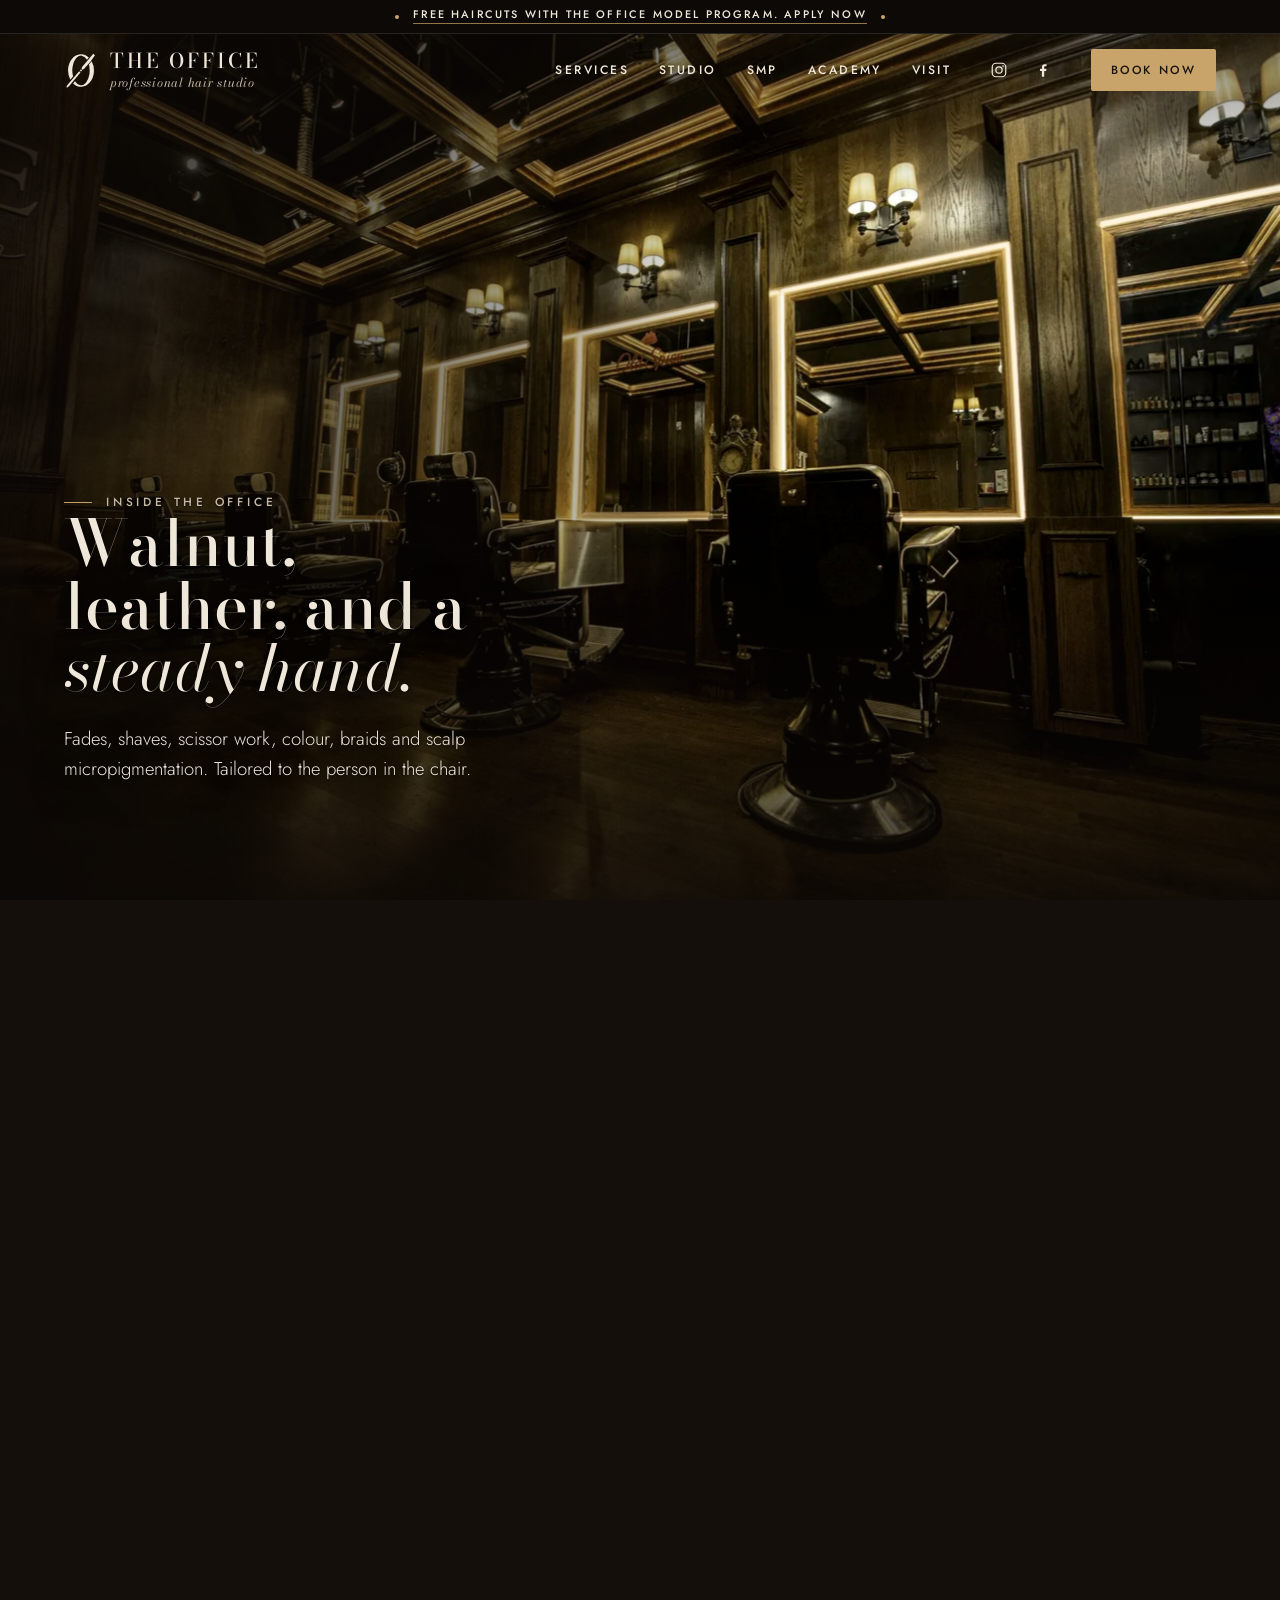
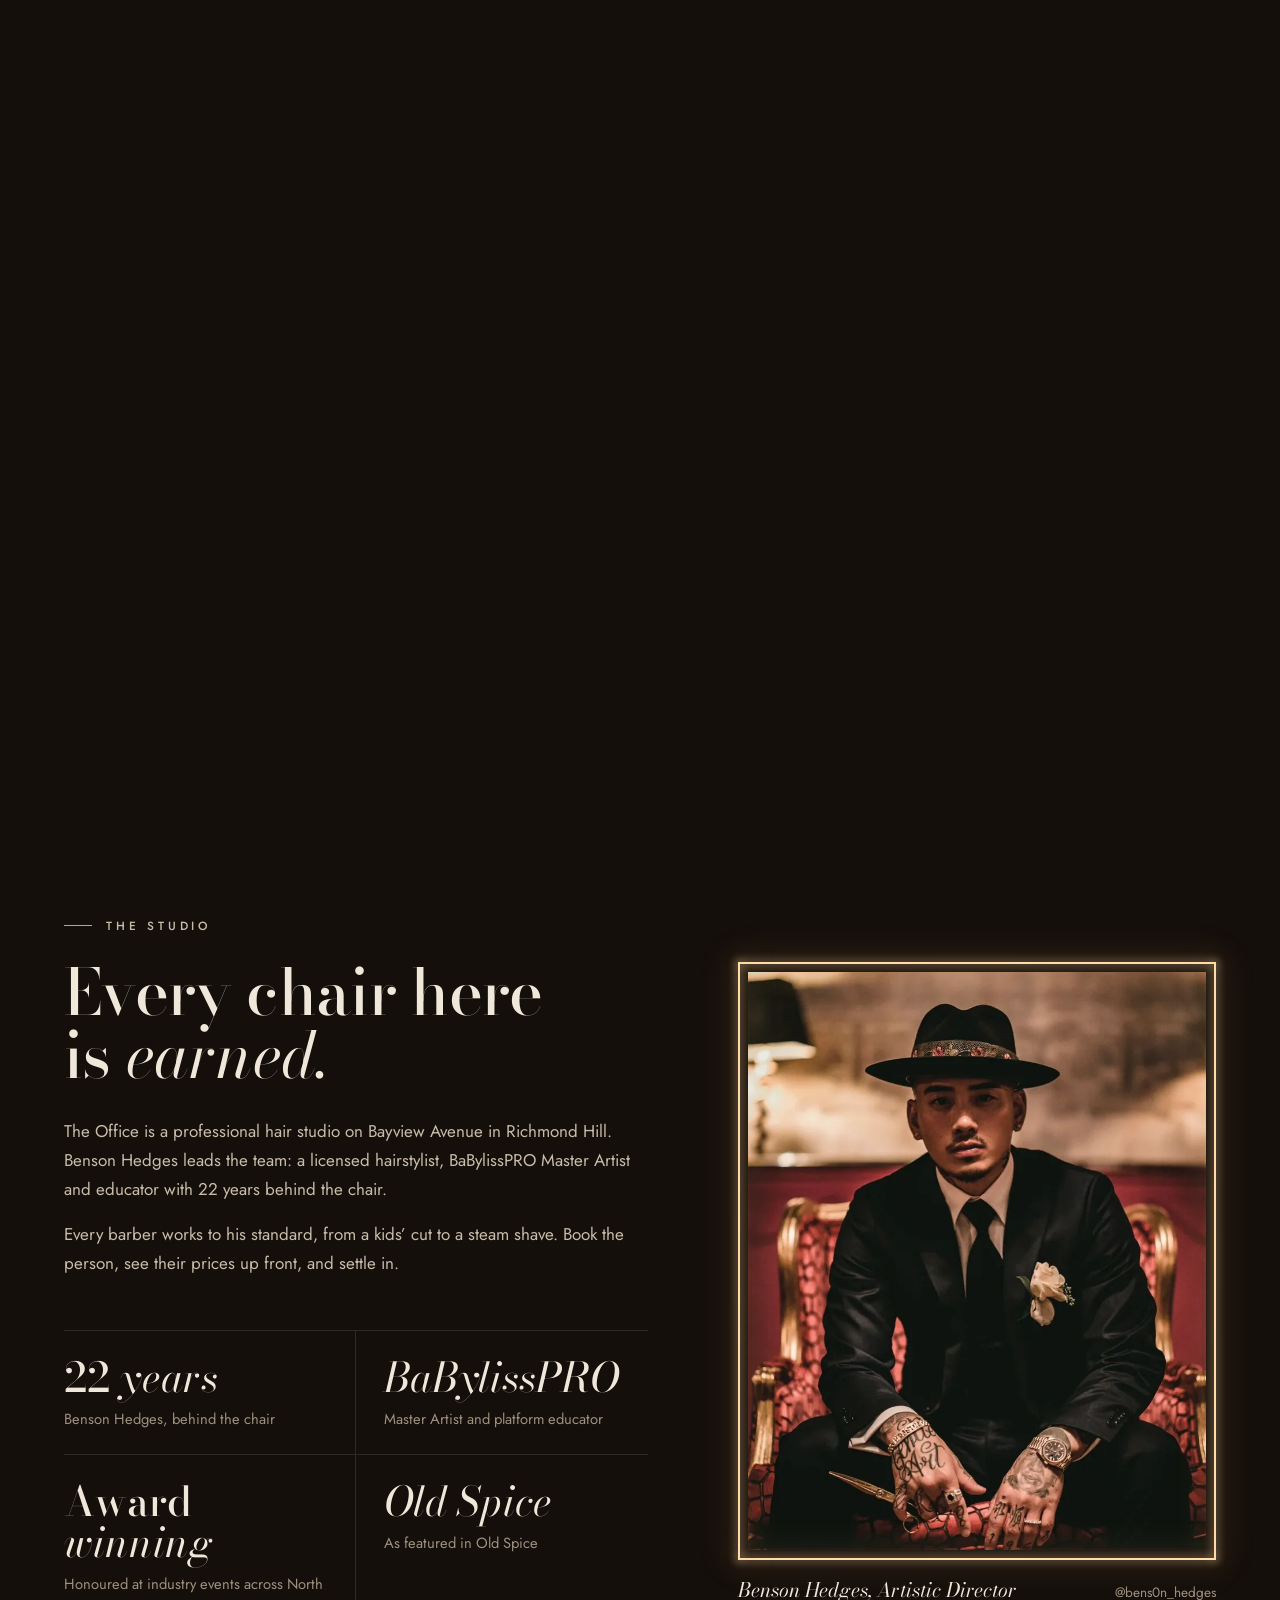
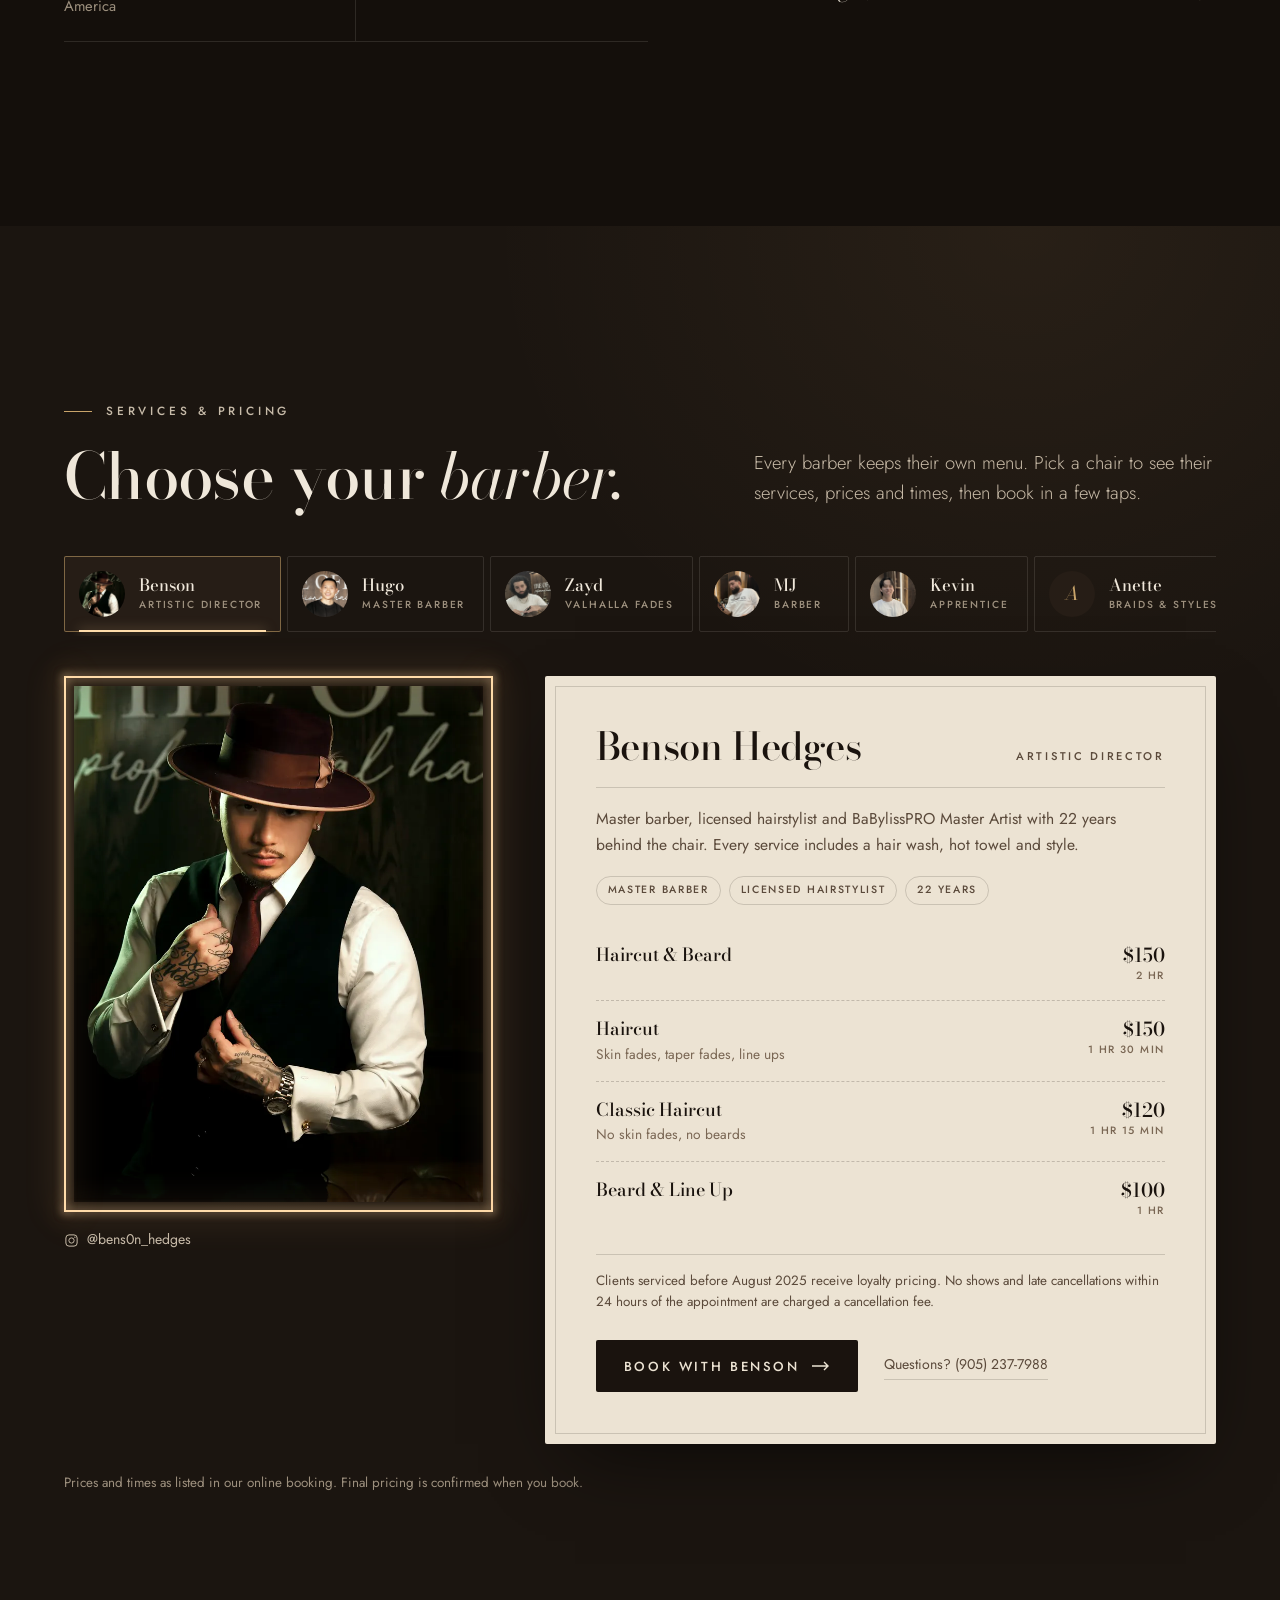
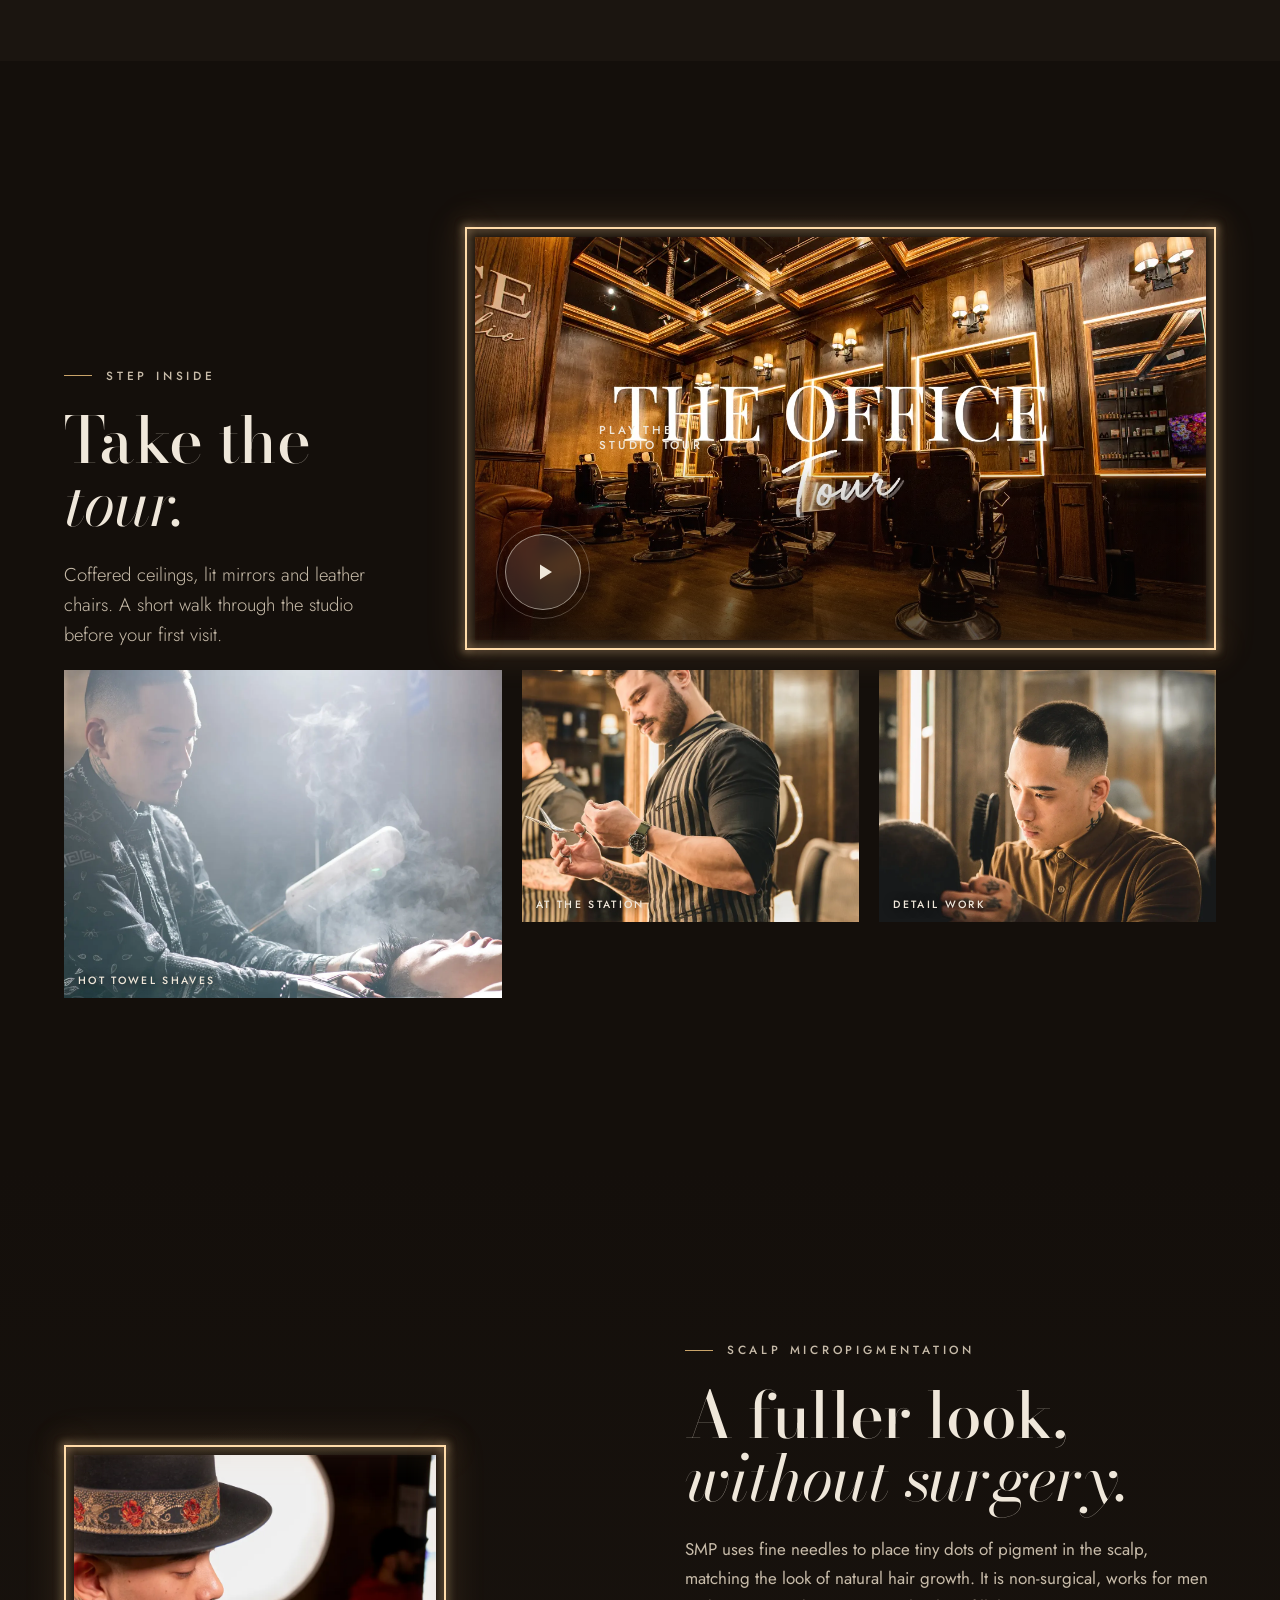
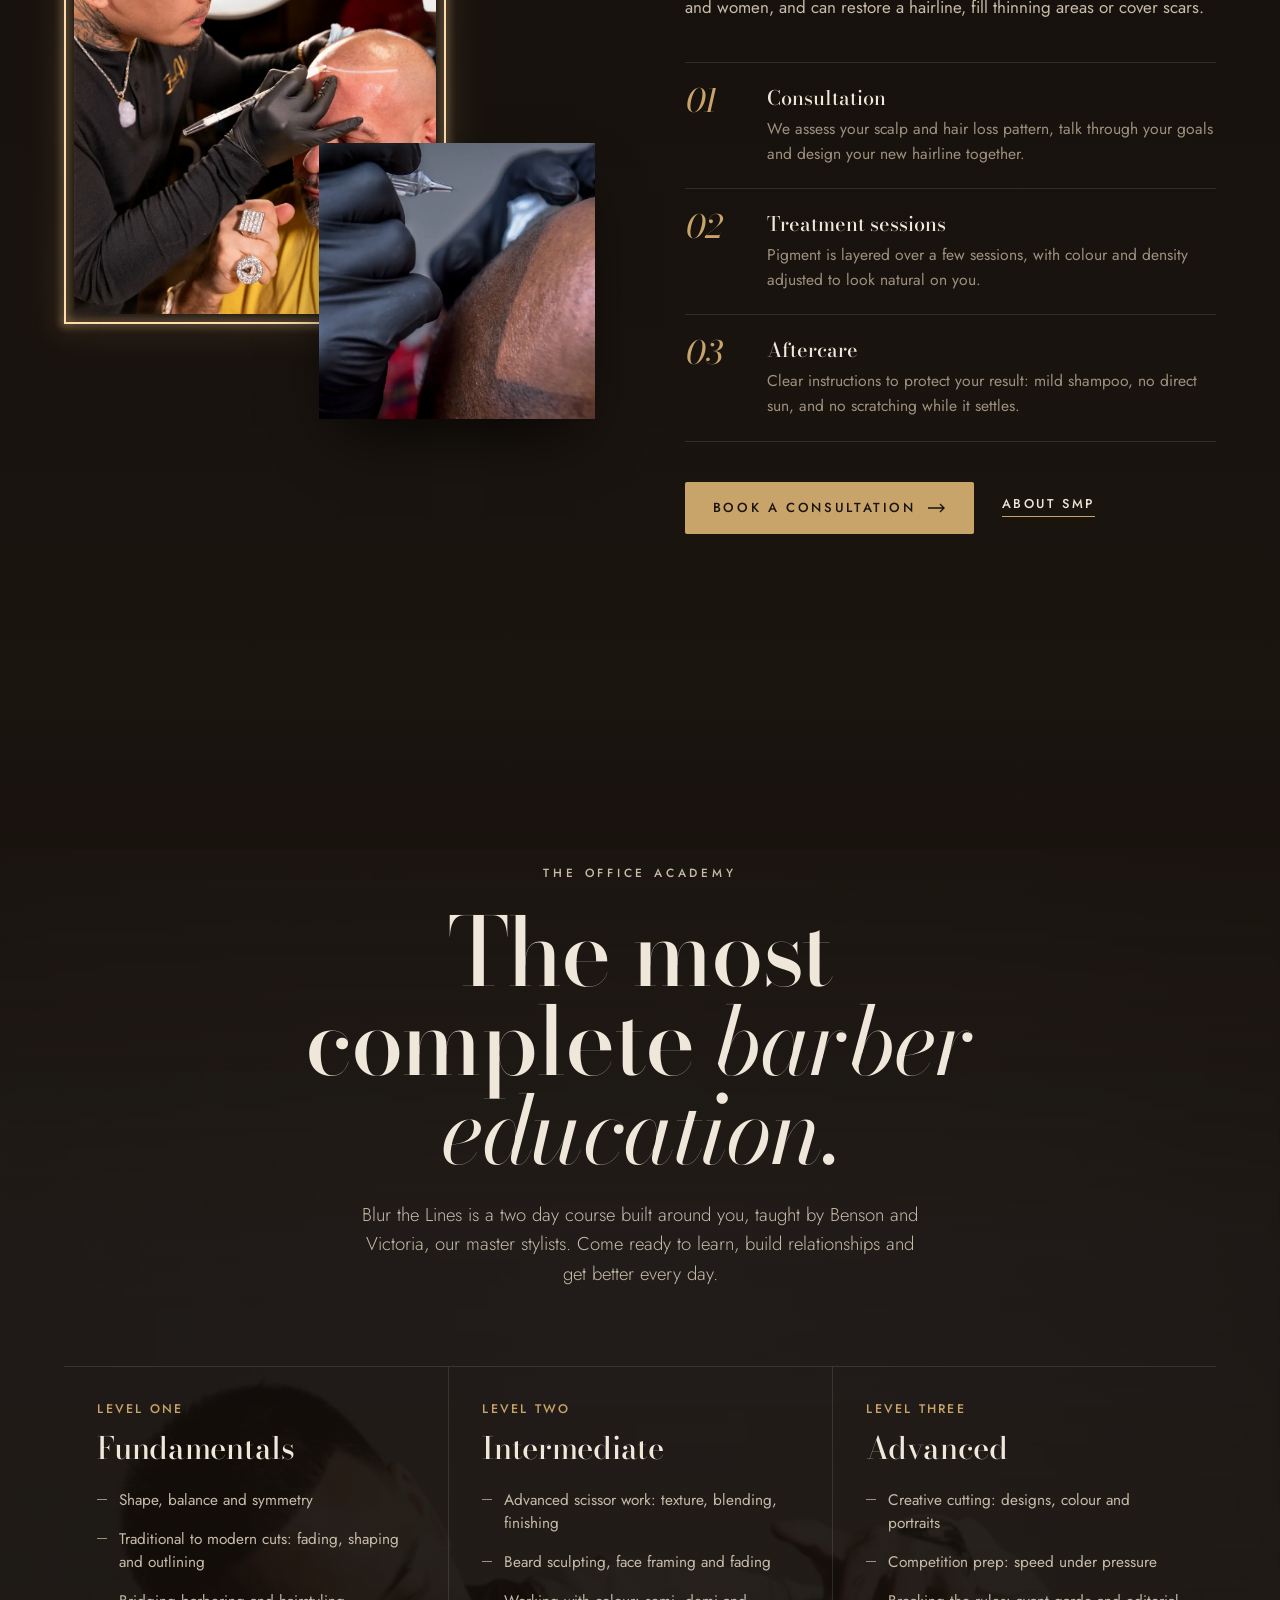
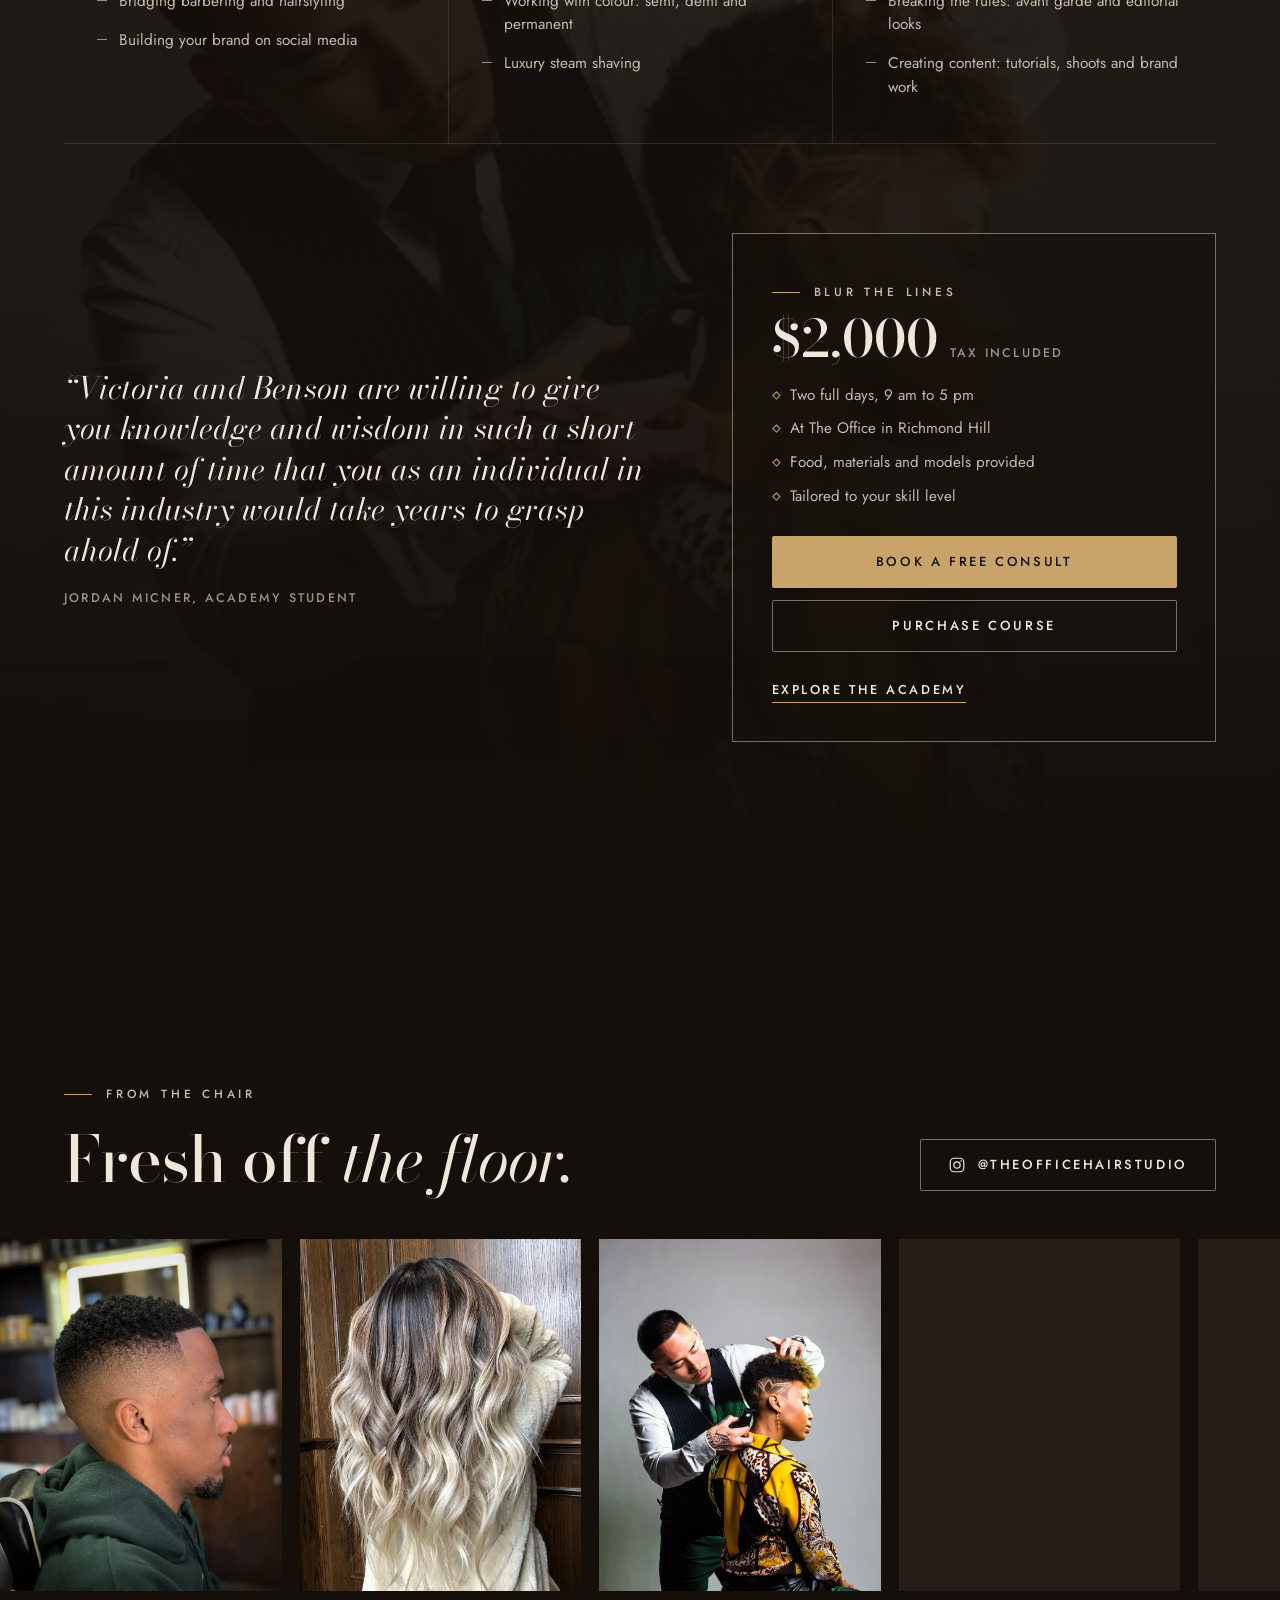
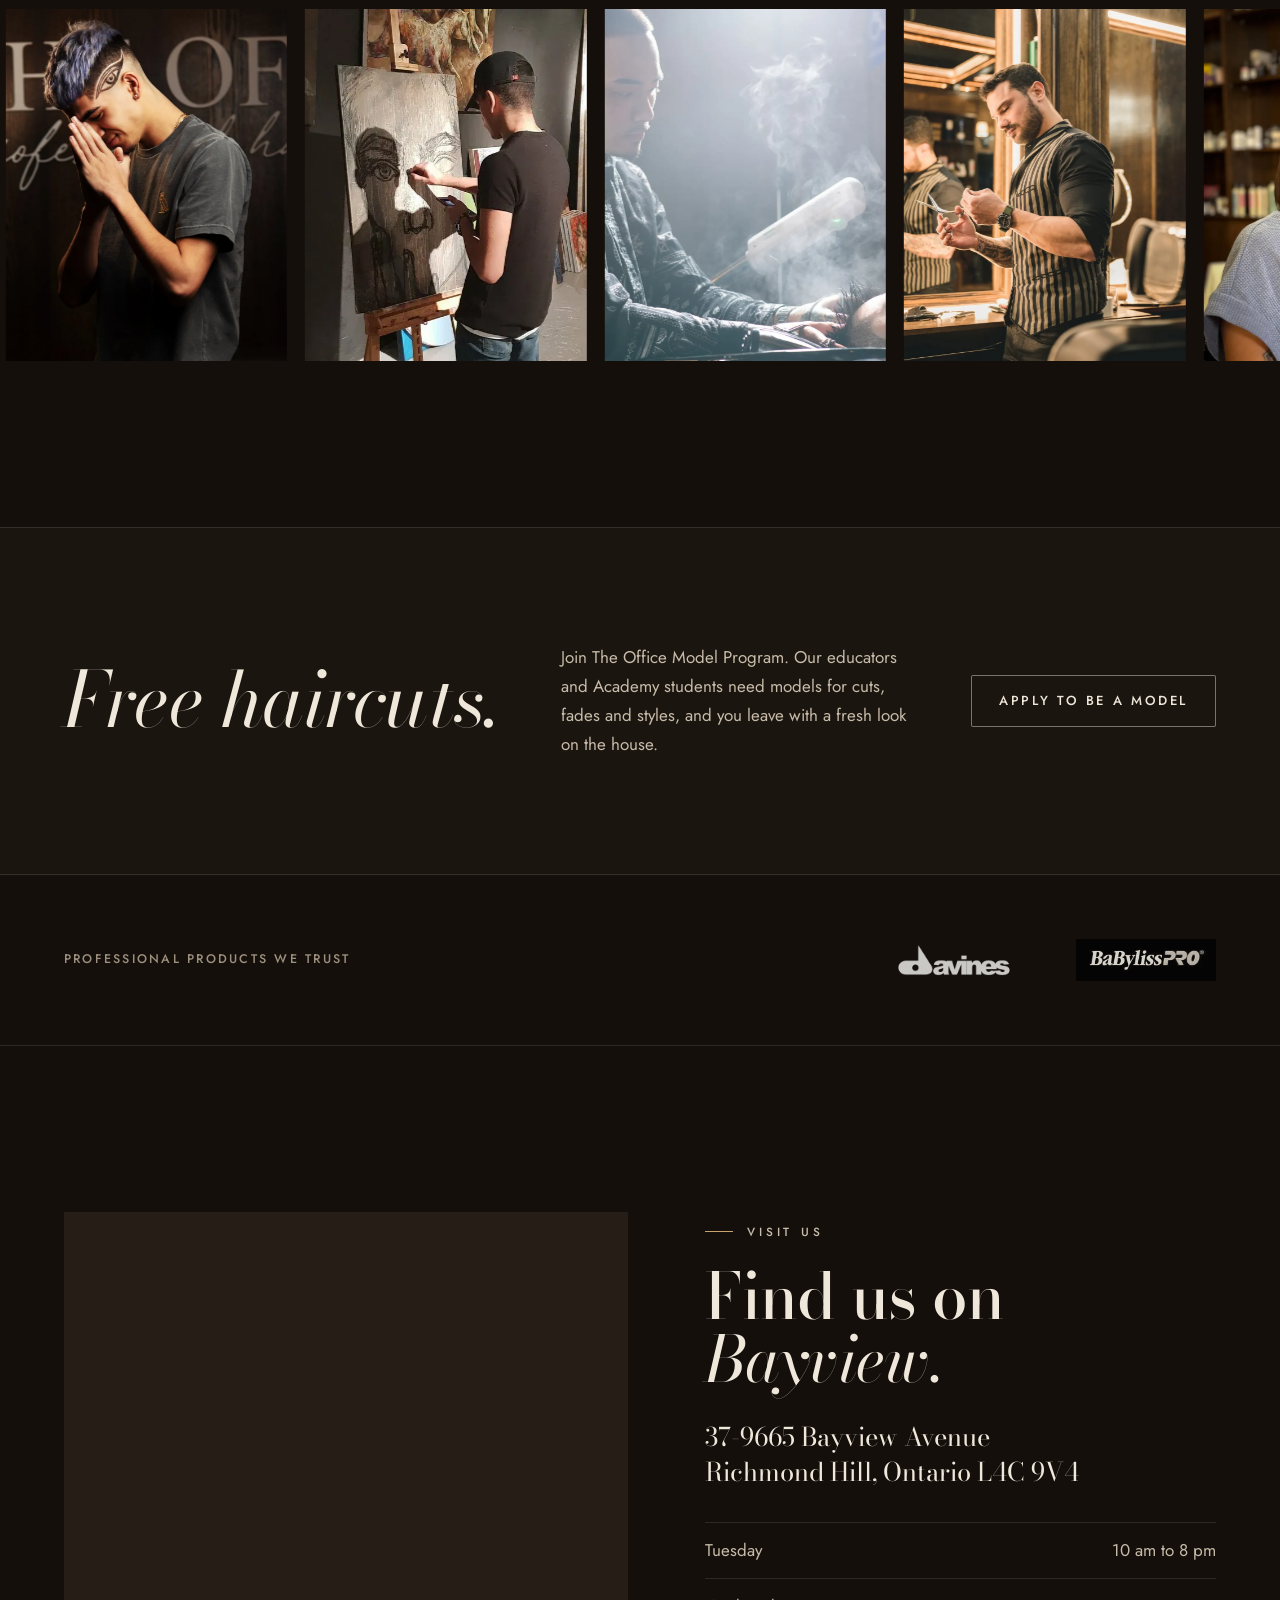
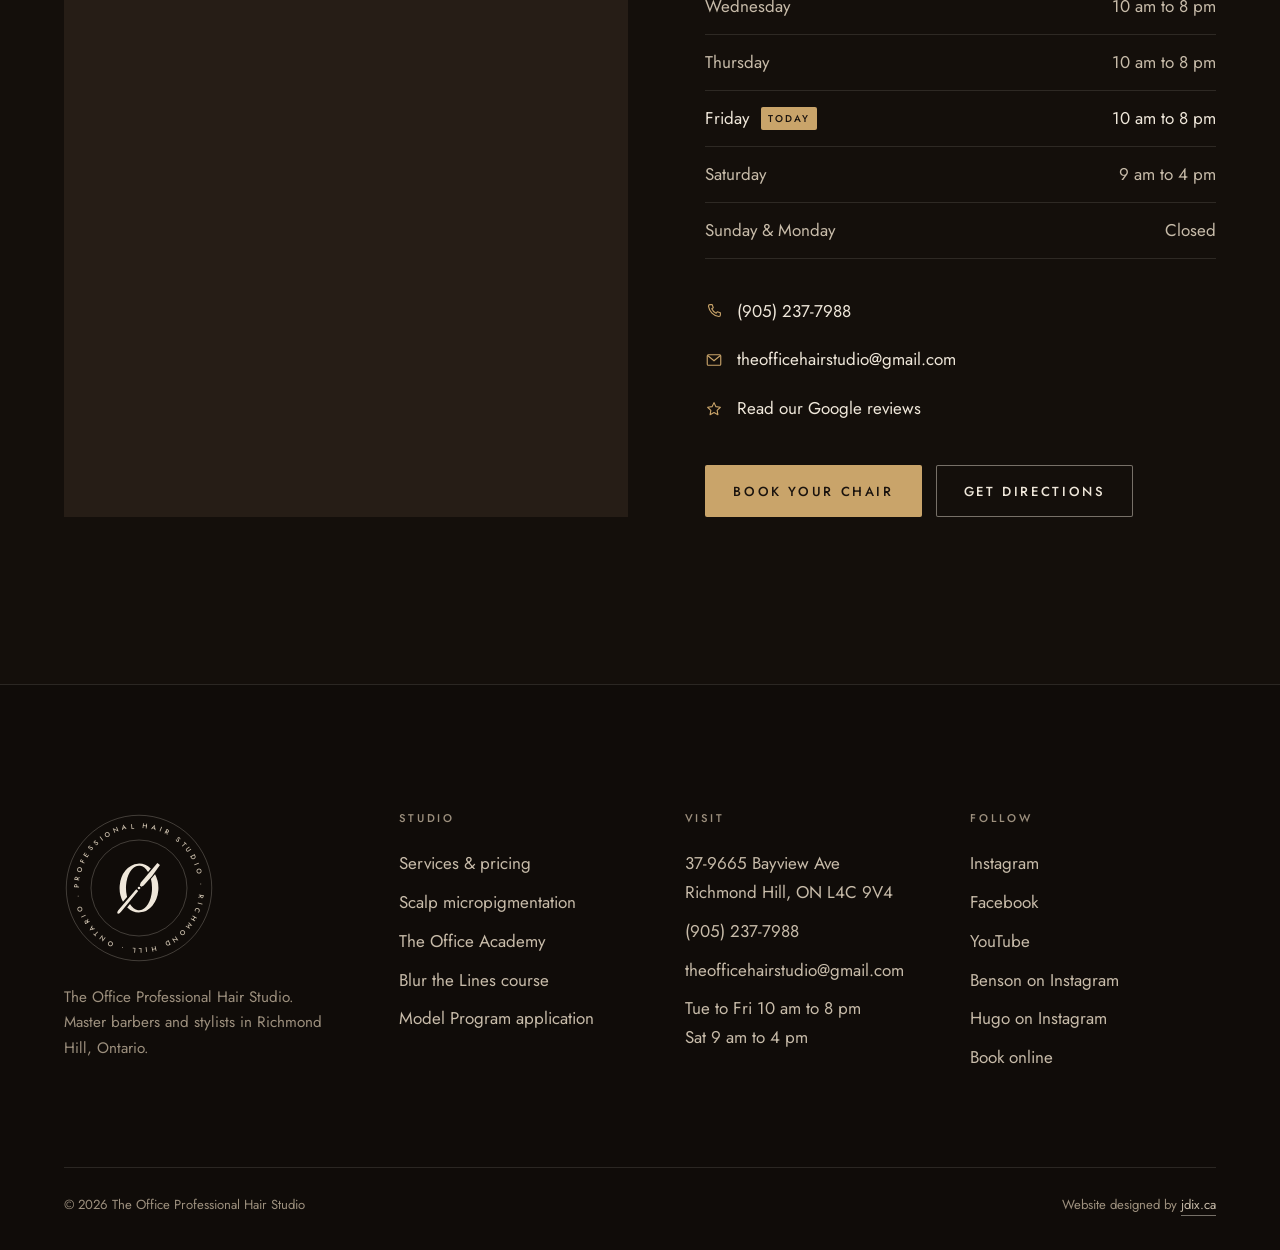
<file: index.html>
<!doctype html>
<html lang="en-CA">
<head>
<meta charset="utf-8">
<meta name="viewport" content="width=device-width,initial-scale=1,viewport-fit=cover">
<title>The Office Professional Hair Studio | Barbers in Richmond Hill, ON</title>
<meta name="description" content="Master barbers and stylists on Bayview Avenue in Richmond Hill. Fades, shaves, scissor cuts, braids, colour and scalp micropigmentation. Book your chair online.">
<meta name="theme-color" content="#140f0b">
<link rel="canonical" href="https://jdix22.github.io/the-office/">
<meta property="og:type" content="website">
<meta property="og:title" content="The Office Professional Hair Studio">
<meta property="og:description" content="Your hair is our canvas. Master barbers and stylists in Richmond Hill, Ontario.">
<meta property="og:url" content="https://jdix22.github.io/the-office/">
<meta property="og:image" content="https://jdix22.github.io/the-office/assets/img/og.jpg">
<meta name="twitter:card" content="summary_large_image">
<link rel="icon" href="assets/favicon.svg" type="image/svg+xml">
<link rel="preconnect" href="https://fonts.googleapis.com">
<link rel="preconnect" href="https://fonts.gstatic.com" crossorigin>
<link href="https://fonts.googleapis.com/css2?family=Bodoni+Moda:ital,opsz,wght@0,6..96,400..600;1,6..96,400..500&family=Jost:wght@300..500&display=swap" rel="stylesheet">
<link rel="preload" as="image" href="assets/img/hero-dim-1400.webp" imagesrcset="assets/img/hero-dim-1400.webp 1400w, assets/img/hero-dim-2400.webp 2400w" imagesizes="max(100vw, 150vh)">
<link rel="stylesheet" href="assets/site.css">
<script>(function(){var d=document.documentElement,q=function(s){return matchMedia(s).matches};d.classList.add('js');if(!q('(prefers-reduced-motion: reduce)')&&!q('(orientation: landscape) and (pointer: coarse) and (max-height: 500px)'))d.classList.add('motion')})()</script>
<script type="application/ld+json">
{"@context":"https://schema.org","@type":"HairSalon","name":"The Office Professional Hair Studio","alternateName":"The Office Hair Studio","url":"https://jdix22.github.io/the-office/","image":"https://jdix22.github.io/the-office/assets/img/og.jpg","telephone":"+1-905-237-7988","email":"theofficehairstudio@gmail.com","priceRange":"$$","address":{"@type":"PostalAddress","streetAddress":"37-9665 Bayview Ave","addressLocality":"Richmond Hill","addressRegion":"ON","postalCode":"L4C 9V4","addressCountry":"CA"},"openingHoursSpecification":[{"@type":"OpeningHoursSpecification","dayOfWeek":["Tuesday","Wednesday","Thursday","Friday"],"opens":"10:00","closes":"20:00"},{"@type":"OpeningHoursSpecification","dayOfWeek":"Saturday","opens":"09:00","closes":"16:00"}],"sameAs":["https://www.instagram.com/theofficehairstudio/","https://www.facebook.com/theofficehairstudio/","https://www.youtube.com/@theofficehairstudio"]}
</script>
</head>
<body>
<svg width="0" height="0" style="position:absolute" aria-hidden="true">
  <symbol id="m" viewBox="14 10 92 100"><path d="M88.91 35.19A35 44 0 0 1 38.75 94.97L43.74 89.02A23.5 40.2 0 0 0 81.55 43.96ZM31.09 84.81A35 44 0 0 1 81.25 25.03L76.26 30.98A23.5 40.2 0 0 0 38.45 76.04Z"/><path d="M55.02 62.35L23.86 98.86Q19.36 104.23 21.43 105.96Q23.5 107.7 28 102.34L58.55 65.31Z"/><path d="M61.44 55.33L62.95 50.73L93.16 14.72L97.83 18.64Q85.5 38.32 68.47 55.36L64.35 57.77Z"/><circle cx="60" cy="60" r="2.4"/></symbol>
  <symbol id="i-ig" viewBox="0 0 24 24"><rect x="3" y="3" width="18" height="18" rx="5" fill="none" stroke="currentColor" stroke-width="1.6"/><circle cx="12" cy="12" r="4.2" fill="none" stroke="currentColor" stroke-width="1.6"/><circle cx="17.4" cy="6.6" r="1.1" fill="currentColor"/></symbol>
  <symbol id="i-fb" viewBox="0 0 24 24"><path d="M13.6 21v-7.6h2.6l.4-3h-3V8.5c0-.9.3-1.5 1.5-1.5h1.6V4.3c-.3 0-1.2-.1-2.3-.1-2.3 0-3.9 1.4-3.9 4v2.2H7.9v3h2.6V21z" fill="currentColor"/></symbol>
  <symbol id="i-phone" viewBox="0 0 24 24"><path d="M6.6 3.5h3l1.4 4.2-2 1.4a12 12 0 0 0 5.9 5.9l1.4-2 4.2 1.4v3c0 1.1-.9 2-2 2A16.6 16.6 0 0 1 4.6 5.5c0-1.1.9-2 2-2z" fill="none" stroke="currentColor" stroke-width="1.5" stroke-linejoin="round"/></symbol>
  <symbol id="i-mail" viewBox="0 0 24 24"><rect x="3" y="5" width="18" height="14" rx="1.5" fill="none" stroke="currentColor" stroke-width="1.5"/><path d="m3.5 6 8.5 7 8.5-7" fill="none" stroke="currentColor" stroke-width="1.5"/></symbol>
  <symbol id="i-pin" viewBox="0 0 24 24"><path d="M12 21s-6.5-6.2-6.5-11.2a6.5 6.5 0 0 1 13 0C18.5 14.8 12 21 12 21z" fill="none" stroke="currentColor" stroke-width="1.5"/><circle cx="12" cy="9.8" r="2.3" fill="none" stroke="currentColor" stroke-width="1.5"/></symbol>
  <symbol id="i-star" viewBox="0 0 24 24"><path d="m12 3.5 2.6 5.4 5.9.8-4.3 4.1 1 5.8L12 16.8l-5.2 2.8 1-5.8-4.3-4.1 5.9-.8z" fill="none" stroke="currentColor" stroke-width="1.5" stroke-linejoin="round"/></symbol>
  <symbol id="i-play" viewBox="0 0 24 24"><path d="M7 4.5v15l12-7.5z"/></symbol>
  <symbol id="i-reel" viewBox="0 0 24 24"><path d="M8 5.5v13l10.5-6.5z"/></symbol>
  <symbol id="i-stack" viewBox="0 0 24 24"><path d="M7 3h11a3 3 0 0 1 3 3v11h-2V6a1 1 0 0 0-1-1H7z"/><rect x="3" y="7" width="14" height="14" rx="2"/></symbol>
  <symbol id="i-x" viewBox="0 0 24 24"><path d="M5 5l14 14M19 5 5 19" fill="none" stroke-width="1.6"/></symbol>
</svg>
<div class="env" aria-hidden="true"></div>
<a class="skip" href="#main">Skip to content</a>

<header class="hdr" id="hdr">
  <div class="announce"><span class="dot"></span><a href="https://form.jotform.com/223088148986066" target="_blank" rel="noopener">Free haircuts<span class="long">&nbsp;with The Office Model Program</span>. Apply now</a><span class="dot"></span></div>
  <nav class="nav" aria-label="Main">
    <a class="brand" href="./" aria-label="The Office Professional Hair Studio, home"><svg class="mark" aria-hidden="true"><use href="#m"/></svg><span class="brand-txt"><span class="brand-name">THE OFFICE</span><span class="brand-sub">professional hair studio</span></span></a>
    <div class="nav-links">
      <a href="#services">Services</a>
      <a href="#studio">Studio</a>
      <a href="smp/">SMP</a>
      <a href="academy/">Academy</a>
      <a href="#visit">Visit</a>
    </div>
    <div class="nav-social">
      <a class="icon-btn" href="https://www.instagram.com/theofficehairstudio/?hl=en" target="_blank" rel="noopener" aria-label="The Office on Instagram"><svg aria-hidden="true"><use href="#i-ig"/></svg></a>
      <a class="icon-btn" href="https://www.facebook.com/theofficehairstudio/" target="_blank" rel="noopener" aria-label="The Office on Facebook"><svg aria-hidden="true"><use href="#i-fb"/></svg></a>
    </div>
    <a class="btn btn-sm" href="https://book.theofficebooking.com/" data-book="">Book now</a>
    <button class="menu-btn" type="button" aria-label="Open menu" aria-expanded="false" aria-controls="drawer"><span></span></button>
  </nav>
</header>
<div class="drawer" id="drawer">
  <a class="dl" href="#services">Services</a>
  <a class="dl" href="#studio">The Studio</a>
  <a class="dl" href="smp/">Scalp Micropigmentation</a>
  <a class="dl" href="academy/">Academy</a>
  <a class="dl" href="#visit">Visit</a>
  <div class="drawer-foot">
    <a class="btn" href="https://book.theofficebooking.com/" data-book="">Book now</a>
    <a class="icon-btn" href="https://www.instagram.com/theofficehairstudio/?hl=en" target="_blank" rel="noopener" aria-label="Instagram"><svg aria-hidden="true"><use href="#i-ig"/></svg></a>
    <a class="icon-btn" href="https://www.facebook.com/theofficehairstudio/" target="_blank" rel="noopener" aria-label="Facebook"><svg aria-hidden="true"><use href="#i-fb"/></svg></a>
    <a href="tel:+19052377988">(905) 237-7988</a>
  </div>
</div>

<main id="main" tabindex="-1">

  <!-- HERO: the studio photo stays pinned while the lights come up, then fades into the page -->
  <section class="hero" id="top" aria-label="Welcome">
    <div class="stage">
      <div class="frame" aria-hidden="true">
        <img class="ly ly-dim" src="assets/img/hero-dim-1400.webp" srcset="assets/img/hero-dim-1400.webp 1400w, assets/img/hero-dim-2400.webp 2400w" sizes="max(100vw, 150vh)" alt="" width="2400" height="1602" fetchpriority="high">
        <img class="ly ly-lights" src="assets/img/hero-lights-1400.webp" srcset="assets/img/hero-lights-1400.webp 1400w, assets/img/hero-lights-2400.webp 2400w" sizes="max(100vw, 150vh)" alt="" width="2400" height="1602">
        <img class="ly ly-full" src="assets/img/hero-full-1400.webp" srcset="assets/img/hero-full-1400.webp 1400w, assets/img/hero-full-2400.webp 2400w" sizes="max(100vw, 150vh)" alt="" width="2400" height="1602">
        <svg class="ly traces" viewBox="0 0 2500 1669" preserveAspectRatio="none">
          <g class="glows">
            <path class="glow" d="M720 962L718 732L830 705"/>
            <path class="glow" d="M912 840L912 690L1060 652"/>
            <path class="glow" d="M1385 958L1155 958L1155 635L1395 582"/>
            <path class="glow" d="M1508 865L1505 560L1915 475L1942 960L1722 960"/>
            <path class="glow" d="M2082 435L2500 355"/>
          </g>
          <g class="comets">
            <path class="comet" pathLength="1000" d="M720 962L718 732L830 705"/>
            <path class="comet" pathLength="1000" d="M912 840L912 690L1060 652"/>
            <path class="comet" pathLength="1000" d="M1385 958L1155 958L1155 635L1395 582"/>
            <path class="comet" pathLength="1000" d="M1508 865L1505 560L1915 475L1942 960L1722 960"/>
            <path class="comet" pathLength="1000" d="M2082 435L2500 355"/>
          </g>
        </svg>
      </div>
      <div class="shade" aria-hidden="true"></div>

      <div class="band band-1">
        <p class="kicker" data-in style="--d:0">Professional Hair Studio &middot; Richmond Hill</p>
        <h1 class="h-xl" data-in style="--d:1">Your hair is <em>our canvas.</em></h1>
        <p class="lede" data-in style="--d:2">Master barbers and stylists on Bayview Avenue. We bring your inspiration to life.</p>
        <div class="cta-row" data-in style="--d:3">
          <a class="btn" href="https://book.theofficebooking.com/" data-book="">Book your chair<svg class="arr" viewBox="0 0 18 10" aria-hidden="true"><path d="M0 5h16M12 1l4 4-4 4" fill="none" stroke="currentColor" stroke-width="1.4"/></svg></a>
          <a class="link" href="#services">See the menu</a>
        </div>
      </div>

      <div class="band band-2" aria-hidden="true">
        <p class="kicker">Inside The Office</p>
        <p class="h-l" data-words>Walnut, leather, and a <em>steady hand.</em></p>
        <p class="lede" data-words>Fades, shaves, scissor work, colour, braids and scalp micropigmentation. Tailored to the person in the chair.</p>
      </div>

      <div class="hero-foot">
        <span class="cue" aria-hidden="true"><i></i>Scroll</span>
        <a class="status" href="#visit" data-status><i></i><span>Tue to Fri 10 to 8 &middot; Sat 9 to 4</span></a>
      </div>
    </div>
  </section>

  <!-- STUDIO -->
  <section class="sec studio" id="studio">
    <div class="wrap studio-grid">
      <div class="studio-copy" data-reveal>
        <p class="kicker">The Studio</p>
        <h2 class="h-l">Every chair here is <em>earned.</em></h2>
        <p class="body">The Office is a professional hair studio on Bayview Avenue in Richmond Hill. Benson Hedges leads the team: a licensed hairstylist, BaBylissPRO Master Artist and educator with 22 years behind the chair.</p>
        <p class="body">Every barber works to his standard, from a kids&rsquo; cut to a steam shave. Book the person, see their prices up front, and settle in.</p>
        <dl class="facts" data-stagger>
          <div class="fact"><dt class="vh">Experience</dt><dd style="margin:0"><b>22 <em>years</em></b><span>Benson Hedges, behind the chair</span></dd></div>
          <div class="fact"><dt class="vh">Partner</dt><dd style="margin:0"><b><em>BaBylissPRO</em></b><span>Master Artist and platform educator</span></dd></div>
          <div class="fact"><dt class="vh">Awards</dt><dd style="margin:0"><b>Award <em>winning</em></b><span>Honoured at industry events across North America</span></dd></div>
          <div class="fact"><dt class="vh">Featured</dt><dd style="margin:0"><b><em>Old Spice</em></b><span>As featured in Old Spice</span></dd></div>
        </dl>
      </div>
      <figure class="studio-portrait" style="margin:0" data-reveal>
        <div class="lit" data-lit>
          <img src="assets/img/studio-benson.webp" alt="Benson Hedges, Artistic Director of The Office, seated in a suit and hat holding shears" width="800" height="1000" loading="lazy">
          <i class="strip s-t"></i><i class="strip s-r"></i><i class="strip s-b"></i><i class="strip s-l"></i>
        </div>
        <figcaption><b>Benson Hedges, Artistic Director</b><a href="https://www.instagram.com/bens0n_hedges/?hl=en" target="_blank" rel="noopener">@bens0n_hedges</a></figcaption>
      </figure>
    </div>
  </section>

  <!-- MENU -->
  <section class="sec menu-sec" id="services" aria-labelledby="menu-title">
    <div class="wrap">
      <div class="menu-top" data-reveal>
        <div>
          <p class="kicker">Services &amp; Pricing</p>
          <h2 class="h-l" id="menu-title" style="margin-top:24px">Choose your <em>barber.</em></h2>
        </div>
        <p class="lede">Every barber keeps their own menu. Pick a chair to see their services, prices and times, then book in a few taps.</p>
      </div>
      <div class="chairs" role="tablist" aria-label="Barbers" data-reveal>
          <button class="chair" type="button" role="tab" id="tab-benson" aria-controls="pnl-benson" aria-selected="true" tabindex="0" data-key="benson"><span class="ph"><img src="assets/img/team-benson.webp" alt="" width="46" height="46" loading="lazy"></span><span class="nm"><b>Benson</b><span>Artistic Director</span></span></button>
          <button class="chair" type="button" role="tab" id="tab-hugo" aria-controls="pnl-hugo" aria-selected="false" tabindex="-1" data-key="hugo"><span class="ph"><img src="assets/img/team-hugo.webp" alt="" width="46" height="46" loading="lazy"></span><span class="nm"><b>Hugo</b><span>Master Barber</span></span></button>
          <button class="chair" type="button" role="tab" id="tab-zayd" aria-controls="pnl-zayd" aria-selected="false" tabindex="-1" data-key="zayd"><span class="ph"><img src="assets/img/team-zayd.webp" alt="" width="46" height="46" loading="lazy"></span><span class="nm"><b>Zayd</b><span>Valhalla Fades</span></span></button>
          <button class="chair" type="button" role="tab" id="tab-mj" aria-controls="pnl-mj" aria-selected="false" tabindex="-1" data-key="mj"><span class="ph"><img src="assets/img/team-mj.webp" alt="" width="46" height="46" loading="lazy"></span><span class="nm"><b>MJ</b><span>Barber</span></span></button>
          <button class="chair" type="button" role="tab" id="tab-kevin" aria-controls="pnl-kevin" aria-selected="false" tabindex="-1" data-key="kevin"><span class="ph"><img src="assets/img/team-kevin.webp" alt="" width="46" height="46" loading="lazy"></span><span class="nm"><b>Kevin</b><span>Apprentice</span></span></button>
          <button class="chair" type="button" role="tab" id="tab-anette" aria-controls="pnl-anette" aria-selected="false" tabindex="-1" data-key="anette"><span class="ph">A</span><span class="nm"><b>Anette</b><span>Braids &amp; Styles</span></span></button>
      </div>
      <div class="panels">
          <div class="panel" role="tabpanel" id="pnl-benson" aria-labelledby="tab-benson">
            <div class="panel-photo"><div class="lit"><img src="assets/img/team-benson.webp" alt="Benson Hedges in a wide-brim hat and waistcoat" width="800" height="1000" loading="lazy"><i class="strip s-t"></i><i class="strip s-r"></i><i class="strip s-b"></i><i class="strip s-l"></i></div><div><a class="panel-ig" href="https://www.instagram.com/bens0n_hedges/" target="_blank" rel="noopener"><svg viewBox="0 0 24 24" aria-hidden="true"><use href="#i-ig"/></svg>@bens0n_hedges</a></div></div>
            <article class="card">
              <header class="card-head"><h3>Benson Hedges</h3><span class="role">Artistic Director</span></header>
              <p class="card-bio">Master barber, licensed hairstylist and BaBylissPRO Master Artist with 22 years behind the chair. Every service includes a hair wash, hot towel and style.</p>
              <ul class="creds"><li>Master Barber</li><li>Licensed Hairstylist</li><li>22 years</li></ul>
              <ul class="svcs">
                <li class="svc" style="--i:0"><span class="svc-name">Haircut &amp; Beard</span><span class="svc-price">$150<small>2 hr</small></span></li>
                <li class="svc" style="--i:1"><span class="svc-name">Haircut<small>Skin fades, taper fades, line ups</small></span><span class="svc-price">$150<small>1 hr 30 min</small></span></li>
                <li class="svc" style="--i:2"><span class="svc-name">Classic Haircut<small>No skin fades, no beards</small></span><span class="svc-price">$120<small>1 hr 15 min</small></span></li>
                <li class="svc" style="--i:3"><span class="svc-name">Beard &amp; Line Up</span><span class="svc-price">$100<small>1 hr</small></span></li>
              </ul>
              <p class="card-note">Clients serviced before August 2025 receive loyalty pricing. No shows and late cancellations within 24 hours of the appointment are charged a cancellation fee.</p>
              <div class="card-cta"><a class="btn btn-ink" href="https://book.squareup.com/appointments/cz90t707zmd3mr/location/L8RW299A308M1/services/R6SERHJ3G2QB6UT5A7KREVNE" data-book="R6SERHJ3G2QB6UT5A7KREVNE" data-who="Benson Hedges">Book with Benson<svg class="arr" viewBox="0 0 18 10" aria-hidden="true"><path d="M0 5h16M12 1l4 4-4 4" fill="none" stroke="currentColor" stroke-width="1.4"/></svg></a><a class="alt" href="tel:+19052377988">Questions? (905) 237-7988</a></div>
            </article>
          </div>
          <div class="panel" role="tabpanel" id="pnl-hugo" aria-labelledby="tab-hugo" hidden>
            <div class="panel-photo"><div class="lit"><img src="assets/img/team-hugo.webp" alt="Hugo Boss smiling in front of The Office sign" width="800" height="1000" loading="lazy"><i class="strip s-t"></i><i class="strip s-r"></i><i class="strip s-b"></i><i class="strip s-l"></i></div><div><a class="panel-ig" href="https://www.instagram.com/boss1shugo/" target="_blank" rel="noopener"><svg viewBox="0 0 24 24" aria-hidden="true"><use href="#i-ig"/></svg>@boss1shugo</a></div></div>
            <article class="card">
              <header class="card-head"><h3>Hugo Boss</h3><span class="role">Master Barber</span></header>
              <p class="card-bio">Master barber and licensed hairstylist with 12+ years of experience. Custom tailored haircuts, detailed fades, classic shaves and hair loss work.</p>
              <ul class="creds"><li>Master Barber</li><li>Licensed Hairstylist</li><li>12+ years</li></ul>
              <ul class="svcs">
                <li class="svc" style="--i:0"><span class="svc-name">Gentlemen’s Haircut<small>Wash included</small></span><span class="svc-price">$80<small>1 hr</small></span></li>
                <li class="svc" style="--i:1"><span class="svc-name">Gentlemen’s Haircut &amp; Beard Detail<small>Wash included</small></span><span class="svc-price">$110<small>1 hr 15 min</small></span></li>
                <li class="svc" style="--i:2"><span class="svc-name">Scissors Only</span><span class="svc-price">$150<small>1 hr 30 min</small></span></li>
                <li class="svc" style="--i:3"><span class="svc-name">After Hours<small>By request only</small></span><span class="svc-price">$150<small>By request</small></span></li>
              </ul>
              <p class="card-note">No shows and late cancellations within 24 hours of the appointment are charged a cancellation fee.</p>
              <div class="card-cta"><a class="btn btn-ink" href="https://book.squareup.com/appointments/cz90t707zmd3mr/location/L8RW299A308M1/services/EEXQMPYE3JSELEUSLU6OPMHI" data-book="EEXQMPYE3JSELEUSLU6OPMHI" data-who="Hugo Boss">Book with Hugo<svg class="arr" viewBox="0 0 18 10" aria-hidden="true"><path d="M0 5h16M12 1l4 4-4 4" fill="none" stroke="currentColor" stroke-width="1.4"/></svg></a><a class="alt" href="tel:+19052377988">Questions? (905) 237-7988</a></div>
            </article>
          </div>
          <div class="panel" role="tabpanel" id="pnl-zayd" aria-labelledby="tab-zayd" hidden>
            <div class="panel-photo"><div class="lit"><img src="assets/img/team-zayd.webp" alt="Zayd cutting a client’s hair with scissors and comb" width="800" height="1000" loading="lazy"><i class="strip s-t"></i><i class="strip s-r"></i><i class="strip s-b"></i><i class="strip s-l"></i></div></div>
            <article class="card">
              <header class="card-head"><h3>Zayd</h3><span class="role">Valhalla Fades</span></header>
              <p class="card-bio">Gentlemen’s cuts in three packages, from a clean fade to the full steam shave treatment.</p>
              <ul class="creds"><li>Fades</li><li>Beard detail</li><li>Steam shaves</li></ul>
              <ul class="svcs">
                <li class="svc" style="--i:0"><span class="svc-name">Bronze Package<small>Gentlemen’s haircut. Beard and wash not included</small></span><span class="svc-price">$50<small>50 min</small></span></li>
                <li class="svc" style="--i:1"><span class="svc-name">Silver Package<small>Gentlemen’s haircut and beard detail. Wash included</small></span><span class="svc-price">$60<small>1 hr 15 min</small></span></li>
                <li class="svc" style="--i:2"><span class="svc-name">Gold Package<small>Gentlemen’s haircut and supreme steam shave. Wash included</small></span><span class="svc-price">$100<small>1 hr 45 min</small></span></li>
                <li class="svc" style="--i:3"><span class="svc-name">Kids Haircut</span><span class="svc-price">$50<small>45 min</small></span></li>
              </ul>
              <div class="card-cta"><a class="btn btn-ink" href="https://book.squareup.com/appointments/cz90t707zmd3mr/location/L8RW299A308M1/services/ZB3VTOCQW6QQ34LTOMH32WVP" data-book="ZB3VTOCQW6QQ34LTOMH32WVP" data-who="Zayd">Book with Zayd<svg class="arr" viewBox="0 0 18 10" aria-hidden="true"><path d="M0 5h16M12 1l4 4-4 4" fill="none" stroke="currentColor" stroke-width="1.4"/></svg></a><a class="alt" href="tel:+19052377988">Questions? (905) 237-7988</a></div>
            </article>
          </div>
          <div class="panel" role="tabpanel" id="pnl-mj" aria-labelledby="tab-mj" hidden>
            <div class="panel-photo"><div class="lit"><img src="assets/img/team-mj.webp" alt="MJ in an Office t-shirt cutting a client’s hair" width="800" height="1000" loading="lazy"><i class="strip s-t"></i><i class="strip s-r"></i><i class="strip s-b"></i><i class="strip s-l"></i></div></div>
            <article class="card">
              <header class="card-head"><h3>MJ Fades</h3><span class="role">Barber</span></header>
              <p class="card-bio">Sharp fades and clean beard work, for gentlemen and kids.</p>
              <ul class="creds"><li>Fades</li><li>Beards</li><li>Kids</li></ul>
              <ul class="svcs">
                <li class="svc" style="--i:0"><span class="svc-name">Gentlemen’s Haircut</span><span class="svc-price">$20<small>1 hr</small></span></li>
                <li class="svc" style="--i:1"><span class="svc-name">Gentlemen’s Haircut &amp; Beard</span><span class="svc-price">$30<small>1 hr 30 min</small></span></li>
                <li class="svc" style="--i:2"><span class="svc-name">Kids Haircut</span><span class="svc-price">$20<small>45 min</small></span></li>
              </ul>
              <div class="card-cta"><a class="btn btn-ink" href="https://book.squareup.com/appointments/cz90t707zmd3mr/location/L8RW299A308M1/services/VGFDUF2KMNJDT7KMPFDV3RUT" data-book="VGFDUF2KMNJDT7KMPFDV3RUT" data-who="MJ Fades">Book with MJ<svg class="arr" viewBox="0 0 18 10" aria-hidden="true"><path d="M0 5h16M12 1l4 4-4 4" fill="none" stroke="currentColor" stroke-width="1.4"/></svg></a><a class="alt" href="tel:+19052377988">Questions? (905) 237-7988</a></div>
            </article>
          </div>
          <div class="panel" role="tabpanel" id="pnl-kevin" aria-labelledby="tab-kevin" hidden>
            <div class="panel-photo"><div class="lit"><img src="assets/img/team-kevin.webp" alt="Kevin smiling in a white t-shirt in the studio" width="800" height="1000" loading="lazy"><i class="strip s-t"></i><i class="strip s-r"></i><i class="strip s-b"></i><i class="strip s-l"></i></div><div><a class="panel-ig" href="https://www.instagram.com/kvnblends/" target="_blank" rel="noopener"><svg viewBox="0 0 24 24" aria-hidden="true"><use href="#i-ig"/></svg>@kvnblends</a></div></div>
            <article class="card">
              <header class="card-head"><h3>Kevin Blends</h3><span class="role">Apprentice</span></header>
              <p class="card-bio">Kevin is the newest addition to The Office team. He welcomes every kind of style, from scissor cuts and fades to classic looks. Every haircut is supervised and checked by our senior artists.</p>
              <ul class="creds"><li>Scissor cuts</li><li>Fades</li><li>Classic styles</li></ul>
              <ul class="svcs">
                <li class="svc" style="--i:0"><span class="svc-name">Gentlemen’s Haircut<small>Beard included</small></span><span class="svc-price">$35<small>1 hr 15 min</small></span></li>
                <li class="svc" style="--i:1"><span class="svc-name">Kids Haircut<small>14 and under</small></span><span class="svc-price">$25<small>45 min</small></span></li>
                <li class="svc" style="--i:2"><span class="svc-name">Beard Trim &amp; Line Up</span><span class="svc-price">$15<small>30 min</small></span></li>
              </ul>
              <div class="card-cta"><a class="btn btn-ink" href="https://book.squareup.com/appointments/cz90t707zmd3mr/location/L8RW299A308M1/services/ZN3D7VUPQSUE2ZVVYK5QXLWH" data-book="ZN3D7VUPQSUE2ZVVYK5QXLWH" data-who="Kevin Blends">Book with Kevin<svg class="arr" viewBox="0 0 18 10" aria-hidden="true"><path d="M0 5h16M12 1l4 4-4 4" fill="none" stroke="currentColor" stroke-width="1.4"/></svg></a><a class="alt" href="tel:+19052377988">Questions? (905) 237-7988</a></div>
            </article>
          </div>
          <div class="panel" role="tabpanel" id="pnl-anette" aria-labelledby="tab-anette" hidden>
            <div class="panel-photo"><div class="lit"><div class="lit-media mono" aria-hidden="true"><b>A</b><span>Braids &amp; Styles</span></div><i class="strip s-t"></i><i class="strip s-r"></i><i class="strip s-b"></i><i class="strip s-l"></i></div></div>
            <article class="card">
              <header class="card-head"><h3>Anette</h3><span class="role">Braids &amp; Styles</span></header>
              <p class="card-bio">Knotless and boho braids, cornrows, locs, silk presses, weaves, women’s cuts and colour.</p>
              <ul class="creds"><li>Braids</li><li>Locs &amp; twists</li><li>Weaves</li><li>Cut &amp; colour</li></ul>
              <ul class="svcs">
                <li class="svc" style="--i:0"><span class="svc-name">Knotless &amp; Boho Braids<small>Small, mid back</small></span><span class="svc-price"><small>from</small>$300<small>5 hr</small></span></li>
                <li class="svc" style="--i:1"><span class="svc-name">Knotless &amp; Boho Braids<small>Medium, mid back to waist</small></span><span class="svc-price"><small>from</small>$230<small>4 hr 30 min</small></span></li>
                <li class="svc" style="--i:2"><span class="svc-name">Knotless &amp; Boho Braids<small>Small, waist length</small></span><span class="svc-price"><small>from</small>$350<small>5 hr 45 min</small></span></li>
                <li class="svc" style="--i:3"><span class="svc-name">Knotless &amp; Boho Braids<small>Large, waist length</small></span><span class="svc-price"><small>from</small>$200<small>3 hr 30 min</small></span></li>
                <li class="svc" style="--i:4"><span class="svc-name">Bob &amp; Boho Braids<small>Small or medium</small></span><span class="svc-price"><small>from</small>$230<small>4 hr</small></span></li>
                <li class="svc" style="--i:5"><span class="svc-name">Bob Braids<small>Non boho, small or medium</small></span><span class="svc-price"><small>from</small>$200<small>4 hr</small></span></li>
                <li class="svc" style="--i:6"><span class="svc-name">Cornrow Braid Extensions<small>4 to 6 rows, medium or large</small></span><span class="svc-price">$120 to $160<small>2 hr 30 min</small></span></li>
                <li class="svc" style="--i:7"><span class="svc-name">Cornrow Braid Extensions<small>Small</small></span><span class="svc-price">$190<small>3 hr</small></span></li>
                <li class="svc" style="--i:8"><span class="svc-name">Men’s Cornrows<small>4 to 6 rows</small></span><span class="svc-price">$100 to $130<small>2 hr</small></span></li>
                <li class="svc" style="--i:9"><span class="svc-name">Twists, Crochet, Locs, Retwist &amp; Interloc</span><span class="svc-price">$100 to $180<small>2 hr</small></span></li>
                <li class="svc" style="--i:10"><span class="svc-name">Silk Press, Ponytail Weave &amp; Sew-In Weave</span><span class="svc-price">$140 to $200<small>2 hr</small></span></li>
                <li class="svc" style="--i:11"><span class="svc-name">Half Ponytail Weave</span><span class="svc-price">$180<small>2 hr 30 min</small></span></li>
                <li class="svc" style="--i:12"><span class="svc-name">Women’s Cut &amp; Style</span><span class="svc-price">$140<small>2 hr</small></span></li>
                <li class="svc" style="--i:13"><span class="svc-name">Women’s Colour</span><span class="svc-price">$150<small>1 hr 45 min</small></span></li>
                <li class="svc" style="--i:14"><span class="svc-name">Shampoo &amp; Blowdry</span><span class="svc-price">Price varies<small>1 hr</small></span></li>
                <li class="svc" style="--i:15"><span class="svc-name">Add-On<small>Shampoo, trim, weave tracks, hair treatment or weave removal</small></span><span class="svc-price">$25 to $60<small>30 min</small></span></li>
              </ul>
              <div class="card-cta"><a class="btn btn-ink" href="https://book.squareup.com/appointments/cz90t707zmd3mr/location/L8RW299A308M1/services/5LDWREZ6DW7KPRKKXLVD6T2C" data-book="5LDWREZ6DW7KPRKKXLVD6T2C" data-who="Anette">Book with Anette<svg class="arr" viewBox="0 0 18 10" aria-hidden="true"><path d="M0 5h16M12 1l4 4-4 4" fill="none" stroke="currentColor" stroke-width="1.4"/></svg></a><a class="alt" href="tel:+19052377988">Questions? (905) 237-7988</a></div>
            </article>
          </div>
      </div>
      <p class="menu-foot">Prices and times as listed in our online booking. Final pricing is confirmed when you book.</p>
    </div>
  </section>

  <!-- TOUR -->
  <section class="sec tour" id="tour">
    <div class="wrap">
      <div class="tour-grid">
        <div class="tour-copy" data-reveal>
          <p class="kicker">Step inside</p>
          <h2 class="h-l">Take the <em>tour.</em></h2>
          <p class="lede">Coffered ceilings, lit mirrors and leather chairs. A short walk through the studio before your first visit.</p>
        </div>
        <div class="tour-media" data-reveal>
          <div class="lit" data-lit>
            <div class="lit-media player" id="player">
              <img src="assets/img/tour.webp" alt="" width="1280" height="720" loading="lazy">
              <button class="play" type="button" data-yt="3rvRMEjsC7Y" aria-label="Play The Office studio tour video"><span><svg aria-hidden="true"><use href="#i-play"/></svg></span><b>Play the<br>studio tour</b></button>
            </div>
            <i class="strip s-t"></i><i class="strip s-r"></i><i class="strip s-b"></i><i class="strip s-l"></i>
          </div>
        </div>
      </div>
      <div class="tour-strip" data-stagger>
        <figure><img src="assets/img/shave.webp" alt="A barber giving a hot towel shave in a cloud of steam" width="1800" height="1200" loading="lazy"><figcaption>Hot towel shaves</figcaption></figure>
        <figure><img src="assets/img/work-obi.webp" alt="A barber in a striped shirt working at a lit mirror station" width="1000" height="1503" loading="lazy"><figcaption>At the station</figcaption></figure>
        <figure><img src="assets/img/edu-mirror.webp" alt="A barber detailing a client&rsquo;s cut with a brush" width="1600" height="1064" loading="lazy"><figcaption>Detail work</figcaption></figure>
      </div>
    </div>
  </section>

  <!-- SMP -->
  <section class="sec smp-sec" id="smp" aria-labelledby="smp-title">
    <div class="wrap smp-grid">
      <div class="smp-pics" data-reveal>
        <div class="lit a" data-lit><img src="assets/img/smp-benson.webp" alt="Benson Hedges performing scalp micropigmentation on a client" width="1000" height="1778" loading="lazy"><i class="strip s-t"></i><i class="strip s-r"></i><i class="strip s-b"></i><i class="strip s-l"></i></div>
        <div class="b"><img src="assets/img/smp-needle.webp" alt="Close up of a gloved hand applying pigment to the scalp" width="1400" height="935" loading="lazy"></div>
      </div>
      <div class="smp-copy" data-reveal>
        <p class="kicker">Scalp Micropigmentation</p>
        <h2 class="h-l" id="smp-title">A fuller look, <em>without surgery.</em></h2>
        <p class="body">SMP uses fine needles to place tiny dots of pigment in the scalp, matching the look of natural hair growth. It is non-surgical, works for men and women, and can restore a hairline, fill thinning areas or cover scars.</p>
        <ol class="steps">
          <li><b>Consultation</b><p>We assess your scalp and hair loss pattern, talk through your goals and design your new hairline together.</p></li>
          <li><b>Treatment sessions</b><p>Pigment is layered over a few sessions, with colour and density adjusted to look natural on you.</p></li>
          <li><b>Aftercare</b><p>Clear instructions to protect your result: mild shampoo, no direct sun, and no scratching while it settles.</p></li>
        </ol>
        <div class="smp-cta">
          <a class="btn" href="smp/#consult">Book a consultation<svg class="arr" viewBox="0 0 18 10" aria-hidden="true"><path d="M0 5h16M12 1l4 4-4 4" fill="none" stroke="currentColor" stroke-width="1.4"/></svg></a>
          <a class="link" href="smp/">About SMP</a>
        </div>
      </div>
    </div>
  </section>

  <!-- ACADEMY -->
  <section class="sec acad" id="academy" aria-labelledby="acad-title">
    <div class="acad-bg" aria-hidden="true"><img src="assets/img/work-cut.webp" alt="" width="1000" height="1500" loading="lazy" data-parallax></div>
    <div class="wrap">
      <div class="acad-head" data-reveal>
        <p class="kicker plain">The Office Academy</p>
        <h2 class="h-xl" id="acad-title">The most complete <em>barber education.</em></h2>
        <p class="lede">Blur the Lines is a two day course built around you, taught by Benson and Victoria, our master stylists. Come ready to learn, build relationships and get better every day.</p>
      </div>
      <div class="tiers" data-stagger>
        <div class="tier"><p class="meta">Level one</p><h3>Fundamentals</h3><ul><li>Shape, balance and symmetry</li><li>Traditional to modern cuts: fading, shaping and outlining</li><li>Bridging barbering and hairstyling</li><li>Building your brand on social media</li></ul></div>
        <div class="tier"><p class="meta">Level two</p><h3>Intermediate</h3><ul><li>Advanced scissor work: texture, blending, finishing</li><li>Beard sculpting, face framing and fading</li><li>Working with colour: semi, demi and permanent</li><li>Luxury steam shaving</li></ul></div>
        <div class="tier"><p class="meta">Level three</p><h3>Advanced</h3><ul><li>Creative cutting: designs, colour and portraits</li><li>Competition prep: speed under pressure</li><li>Breaking the rules: avant garde and editorial looks</li><li>Creating content: tutorials, shoots and brand work</li></ul></div>
      </div>
      <div class="acad-deal">
        <figure class="quote" data-reveal>
          <blockquote>&ldquo;Victoria and Benson are willing to give you knowledge and wisdom in such a short amount of time that you as an individual in this industry would take years to grasp ahold of.&rdquo;</blockquote>
          <figcaption class="meta">Jordan Micner, Academy student</figcaption>
        </figure>
        <div class="deal" data-reveal>
          <p class="kicker">Blur the Lines</p>
          <div class="price"><b>$2,000</b><span class="meta">Tax included</span></div>
          <ul>
            <li>Two full days, 9 am to 5 pm</li>
            <li>At The Office in Richmond Hill</li>
            <li>Food, materials and models provided</li>
            <li>Tailored to your skill level</li>
          </ul>
          <div class="btns">
            <a class="btn" href="https://theofficeacademy.as.me?appointmentType=37035262" target="_blank" rel="noopener">Book a free consult</a>
            <a class="btn btn-ghost" href="https://theofficeacademy.as.me?appointmentType=37035371" target="_blank" rel="noopener">Purchase course</a>
          </div>
          <p style="margin-top:22px"><a class="link" href="academy/">Explore the Academy</a></p>
        </div>
      </div>
    </div>
  </section>

  <!-- INSTAGRAM (Behold) -->
  <section class="sec ig-sec" id="instagram" aria-labelledby="ig-title">
    <div class="wrap ig-head" data-reveal>
      <div>
        <p class="kicker">From the chair</p>
        <h2 class="h-l" id="ig-title" style="margin-top:24px">Fresh off <em>the floor.</em></h2>
      </div>
      <a class="btn btn-ghost" href="https://www.instagram.com/theofficehairstudio/?hl=en" target="_blank" rel="noopener"><svg width="18" height="18" aria-hidden="true"><use href="#i-ig"/></svg>@theofficehairstudio</a>
    </div>
    <div class="ig-rows" data-ig>
      <div class="ig-row r1"></div>
      <div class="ig-row r2"></div>
    </div>
  </section>

  <!-- MODEL PROGRAM -->
  <section class="model" aria-labelledby="model-title">
    <div class="wrap model-grid" data-reveal>
      <h2 class="big" id="model-title">Free haircuts.</h2>
      <p>Join The Office Model Program. Our educators and Academy students need models for cuts, fades and styles, and you leave with a fresh look on the house.</p>
      <a class="btn btn-ghost" href="https://form.jotform.com/223088148986066" target="_blank" rel="noopener">Apply to be a model</a>
    </div>
  </section>

  <div class="wrap partners" data-reveal>
    <p class="meta">Professional products we trust</p>
    <div class="logos">
      <img class="davines" src="assets/img/logo-davines.png" alt="Davines" width="600" height="195" loading="lazy">
      <img class="babyliss" src="assets/img/logo-babyliss.png" alt="BaBylissPRO" width="410" height="123" loading="lazy">
    </div>
  </div>

  <!-- VISIT -->
  <section class="sec visit" id="visit" aria-labelledby="visit-title">
    <div class="wrap visit-grid">
      <div class="map" data-reveal>
        <iframe title="Map to The Office Hair Studio at 9665 Bayview Avenue, Richmond Hill" data-src="https://www.google.com/maps?q=37-9665+Bayview+Ave,+Richmond+Hill,+ON+L4C+9V4&amp;z=15&amp;output=embed" loading="lazy" referrerpolicy="no-referrer-when-downgrade"></iframe>
      </div>
      <div class="visit-copy" data-reveal>
        <p class="kicker">Visit us</p>
        <h2 class="h-l" id="visit-title">Find us on <em>Bayview.</em></h2>
        <p class="addr">37-9665 Bayview Avenue<br>Richmond Hill, Ontario L4C 9V4</p>
        <dl class="hours" data-hours>
          <div data-day="2"><dt>Tuesday</dt><dd>10 am to 8 pm</dd></div>
          <div data-day="3"><dt>Wednesday</dt><dd>10 am to 8 pm</dd></div>
          <div data-day="4"><dt>Thursday</dt><dd>10 am to 8 pm</dd></div>
          <div data-day="5"><dt>Friday</dt><dd>10 am to 8 pm</dd></div>
          <div data-day="6"><dt>Saturday</dt><dd>9 am to 4 pm</dd></div>
          <div data-day="0"><dt>Sunday &amp; Monday</dt><dd>Closed</dd></div>
        </dl>
        <div class="contact-list">
          <a href="tel:+19052377988"><svg aria-hidden="true"><use href="#i-phone"/></svg>(905) 237-7988</a>
          <a href="mailto:theofficehairstudio@gmail.com"><svg aria-hidden="true"><use href="#i-mail"/></svg>theofficehairstudio@gmail.com</a>
          <a href="https://www.google.com/search?q=theoffice+hair+reviews" target="_blank" rel="noopener"><svg aria-hidden="true"><use href="#i-star"/></svg>Read our Google reviews</a>
        </div>
        <div class="visit-cta">
          <a class="btn" href="https://book.theofficebooking.com/" data-book="">Book your chair</a>
          <a class="btn btn-ghost" href="https://www.google.com/maps/dir/?api=1&amp;destination=37-9665+Bayview+Ave+Richmond+Hill+ON+L4C+9V4" target="_blank" rel="noopener">Get directions</a>
        </div>
      </div>
    </div>
  </section>
</main>

<footer class="ftr">
  <div class="wrap">
    <div class="ftr-grid">
      <div class="ftr-brand">
        <svg class="emblem" viewBox="0 0 200 200" role="img" aria-label="The Office Professional Hair Studio emblem">
          <defs><path id="circ" d="M100 100m-80 0a80 80 0 1 1 160 0a80 80 0 1 1-160 0"/></defs>
          <circle cx="100" cy="100" r="97" fill="none" stroke="currentColor" stroke-opacity=".3"/>
          <circle cx="100" cy="100" r="64" fill="none" stroke="currentColor" stroke-opacity=".3"/>
          <text><textPath href="#circ" textLength="496" lengthAdjust="spacing">PROFESSIONAL HAIR STUDIO &#183; RICHMOND HILL &#183; ONTARIO &#183;</textPath></text>
          <use href="#m" x="66" y="62" width="68" height="76" fill="currentColor"/>
        </svg>
        <p>The Office Professional Hair Studio. Master barbers and stylists in Richmond Hill, Ontario.</p>
      </div>
      <div>
        <h4>Studio</h4>
        <ul>
          <li><a href="#services">Services &amp; pricing</a></li>
          <li><a href="smp/">Scalp micropigmentation</a></li>
          <li><a href="academy/">The Office Academy</a></li>
          <li><a href="academy/#blur-the-lines">Blur the Lines course</a></li>
          <li><a href="https://form.jotform.com/223088148986066" target="_blank" rel="noopener">Model Program application</a></li>
        </ul>
      </div>
      <div>
        <h4>Visit</h4>
        <ul>
          <li>37-9665 Bayview Ave<br>Richmond Hill, ON L4C 9V4</li>
          <li><a href="tel:+19052377988">(905) 237-7988</a></li>
          <li><a href="mailto:theofficehairstudio@gmail.com">theofficehairstudio@gmail.com</a></li>
          <li>Tue to Fri 10 am to 8 pm<br>Sat 9 am to 4 pm</li>
        </ul>
      </div>
      <div>
        <h4>Follow</h4>
        <ul>
          <li><a href="https://www.instagram.com/theofficehairstudio/?hl=en" target="_blank" rel="noopener">Instagram</a></li>
          <li><a href="https://www.facebook.com/theofficehairstudio/" target="_blank" rel="noopener">Facebook</a></li>
          <li><a href="https://www.youtube.com/@theofficehairstudio" target="_blank" rel="noopener">YouTube</a></li>
          <li><a href="https://www.instagram.com/bens0n_hedges/?hl=en" target="_blank" rel="noopener">Benson on Instagram</a></li>
          <li><a href="https://www.instagram.com/boss1shugo/?hl=en" target="_blank" rel="noopener">Hugo on Instagram</a></li>
          <li><a href="https://book.theofficebooking.com/" data-book="">Book online</a></li>
        </ul>
      </div>
    </div>
    <div class="ftr-bottom">
      <span>&copy; <span data-year>2026</span> The Office Professional Hair Studio</span>
      <span class="credit">Website designed by <a href="https://jdix.ca" target="_blank" rel="noopener">jdix.ca</a></span>
    </div>
  </div>
</footer>

<div class="bookbar" id="bookbar">
  <a class="btn" href="https://book.theofficebooking.com/" data-book="">Book your chair</a>
  <a class="call" href="tel:+19052377988" aria-label="Call The Office"><svg aria-hidden="true"><use href="#i-phone"/></svg></a>
</div>

<dialog class="book-dlg" id="book" aria-labelledby="book-title">
  <div class="dlg-head">
    <svg class="mark" aria-hidden="true"><use href="#m"/></svg>
    <div><b id="book-title">Book at The Office</b><span data-book-who>All barbers</span></div>
    <button class="x" type="button" data-close aria-label="Close booking"><svg aria-hidden="true"><use href="#i-x"/></svg></button>
  </div>
  <div class="dlg-body">
    <div class="dlg-load"><svg class="mark" aria-hidden="true"><use href="#m"/></svg>Opening the appointment book</div>
  </div>
  <div class="dlg-foot">
    <span>Secure booking by Square</span>
    <a href="https://book.theofficebooking.com/" target="_blank" rel="noopener" data-book-ext>Open booking in a new tab</a>
  </div>
</dialog>

<script src="assets/site.js" defer></script>
</body>
</html>
</file>
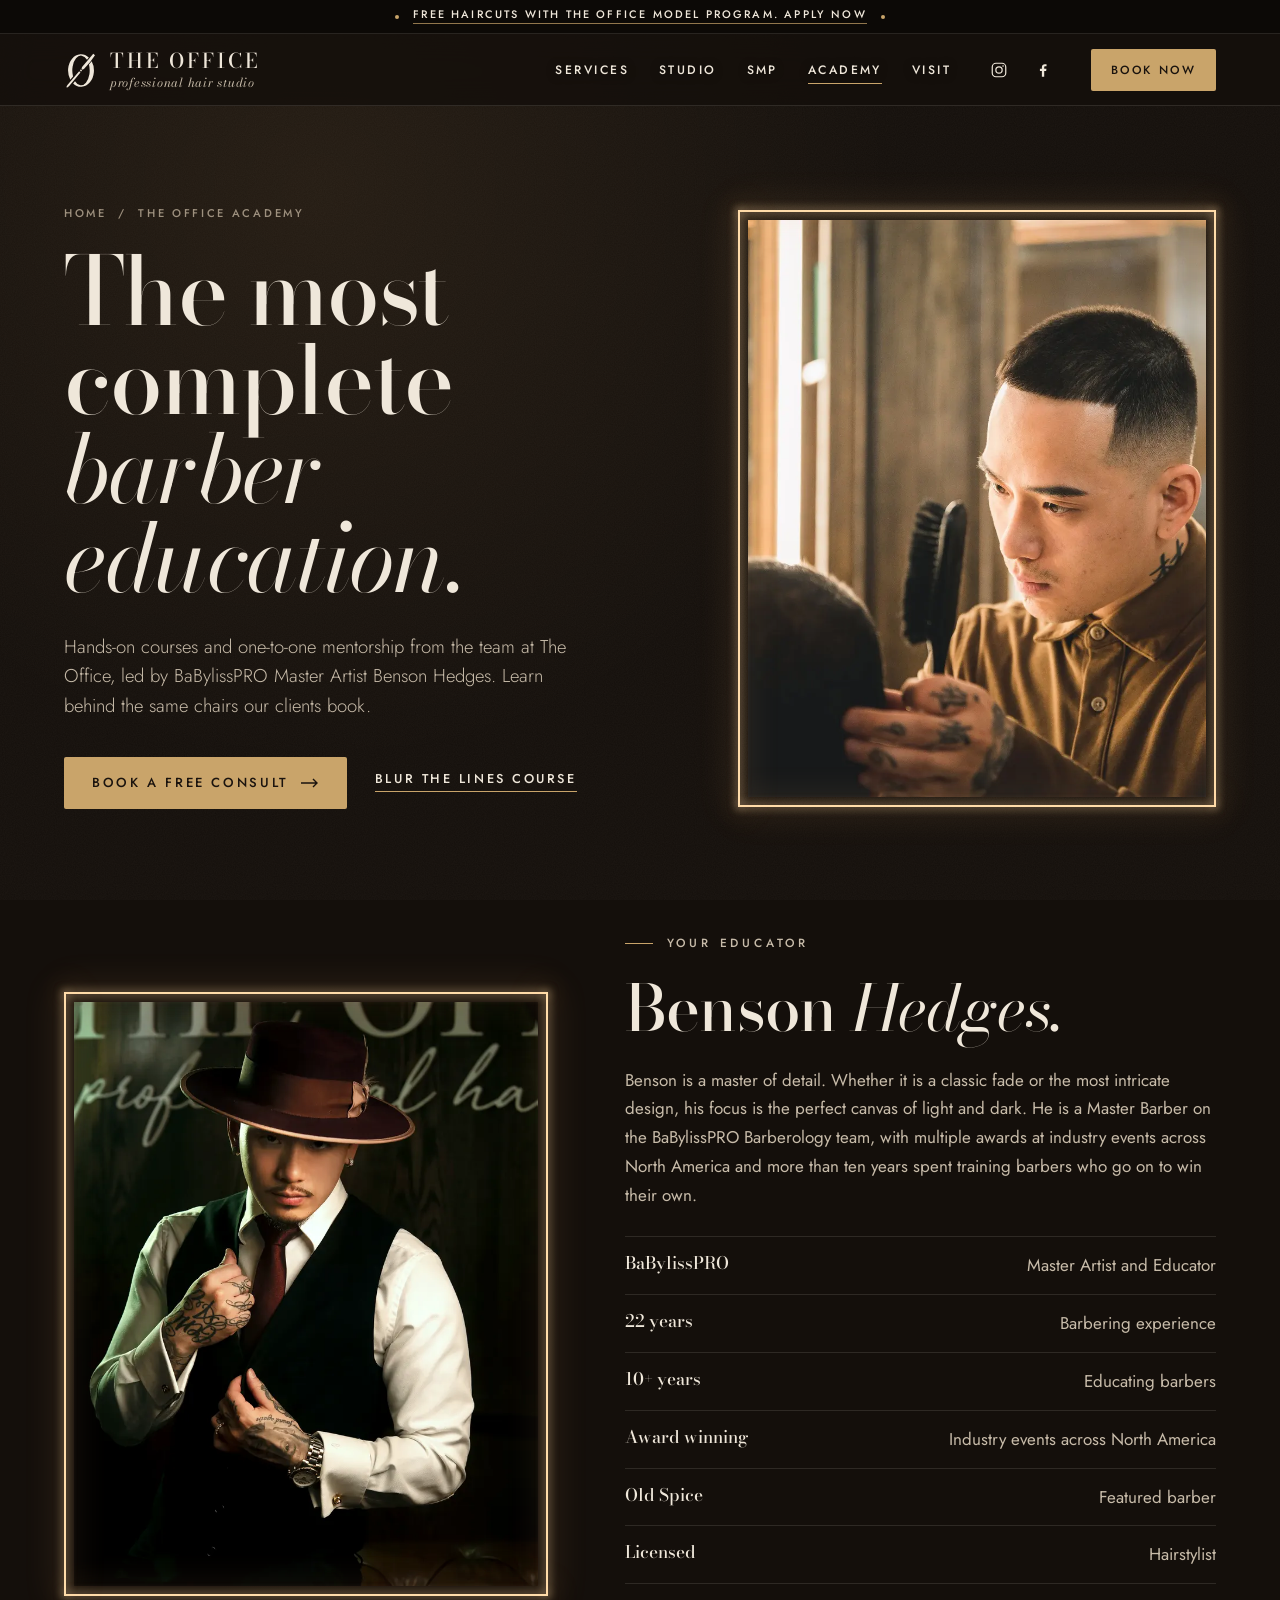
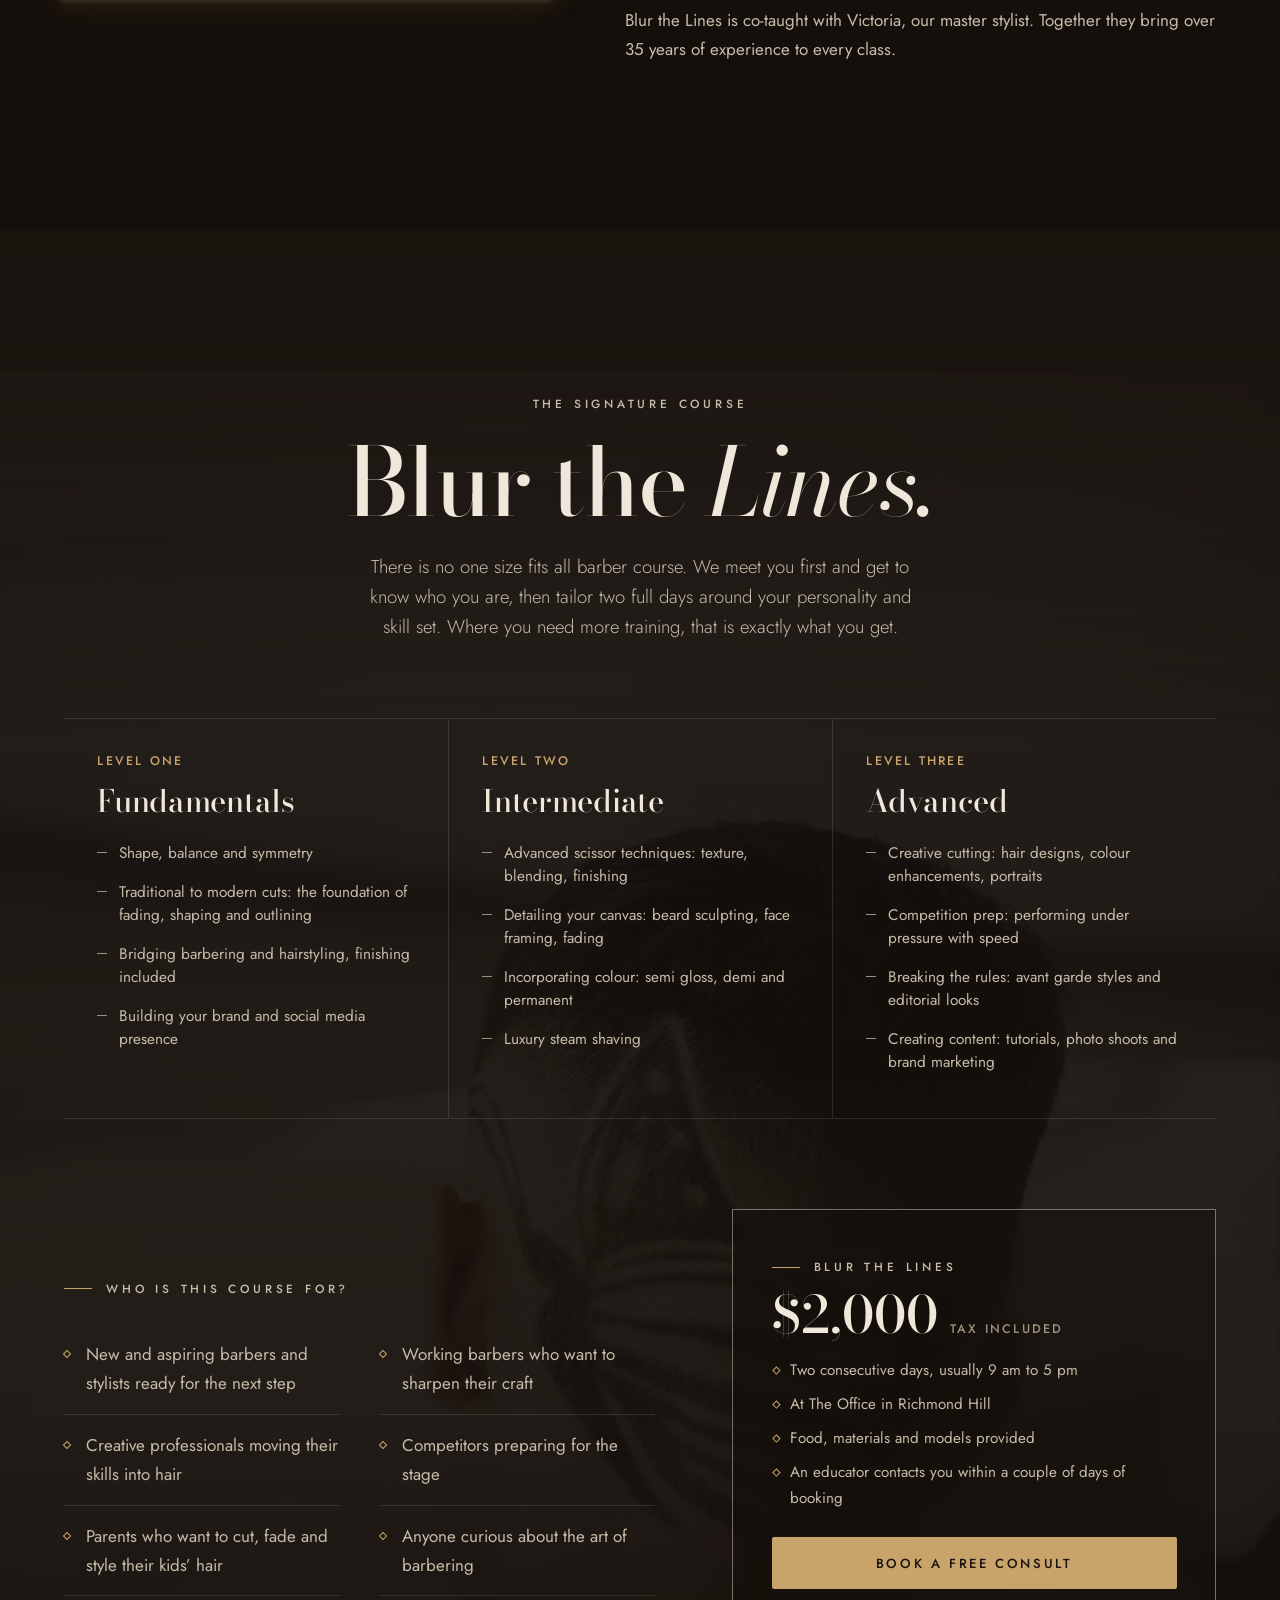
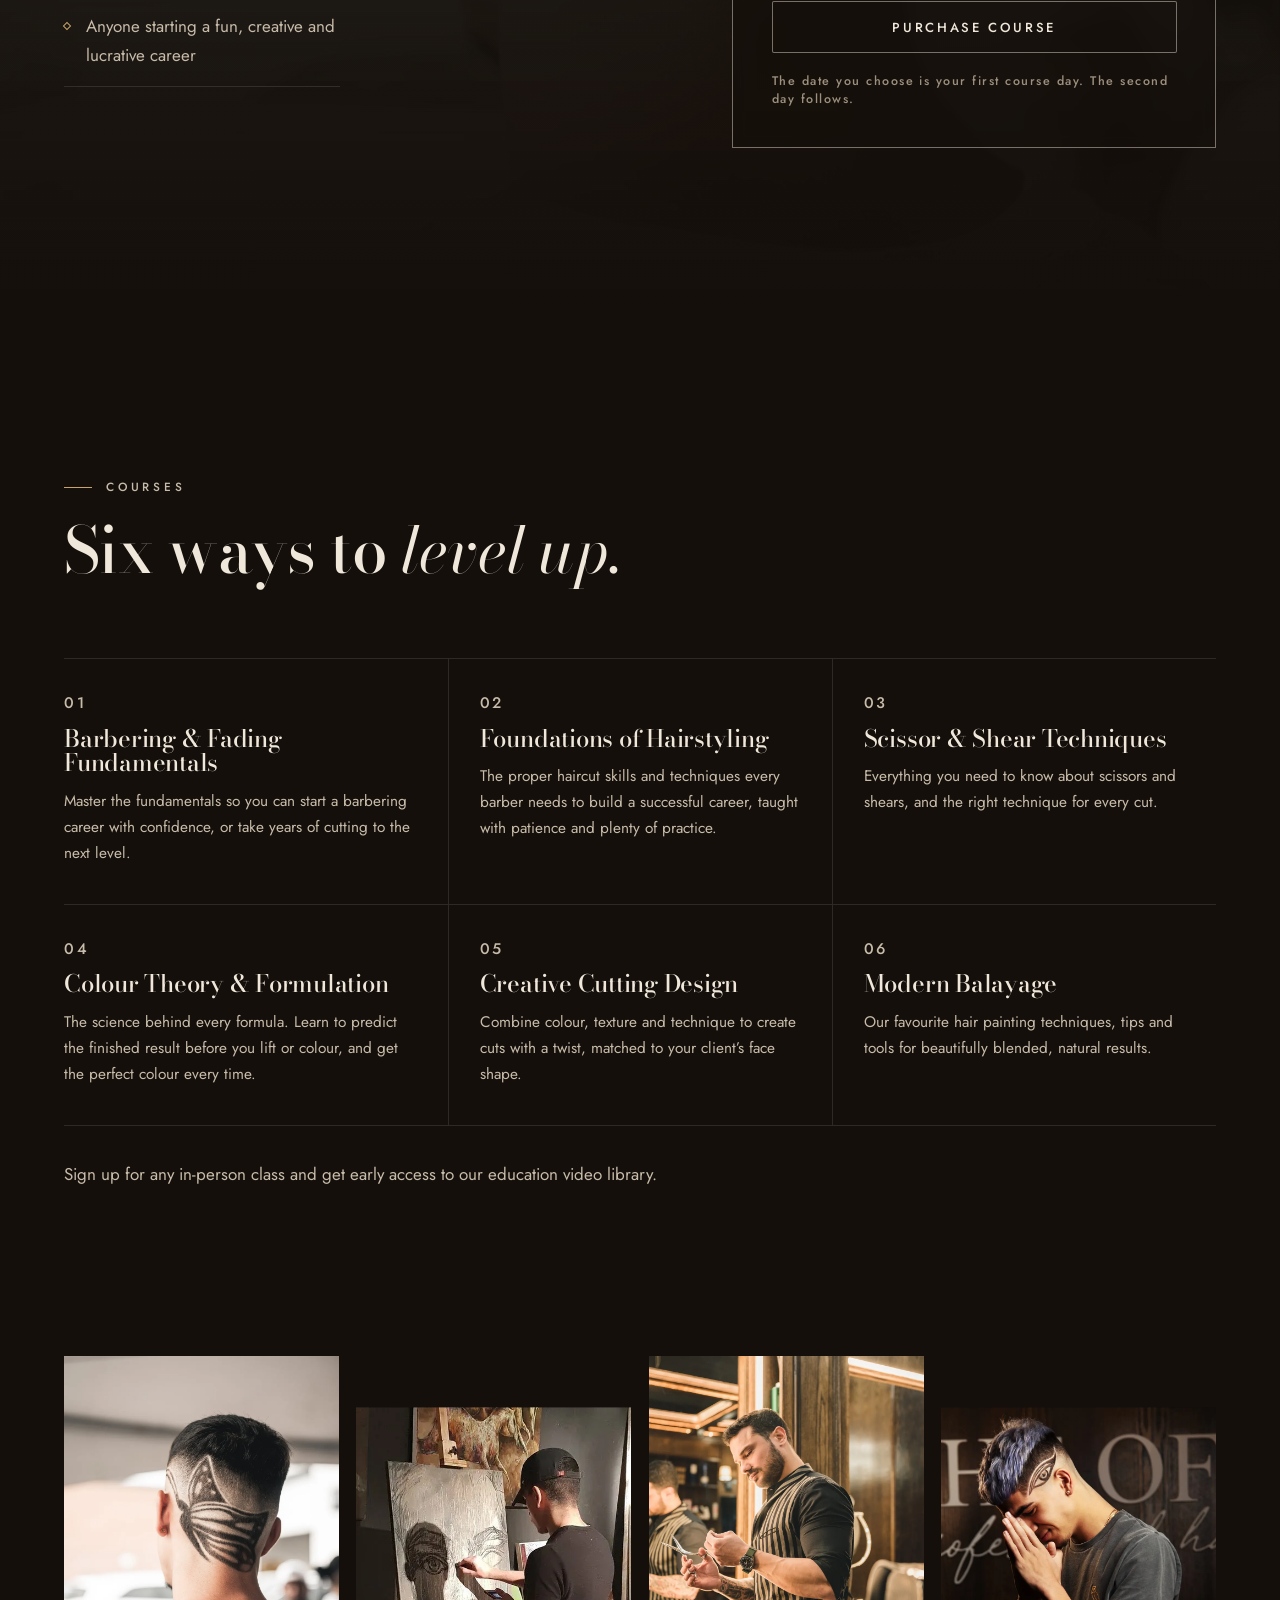
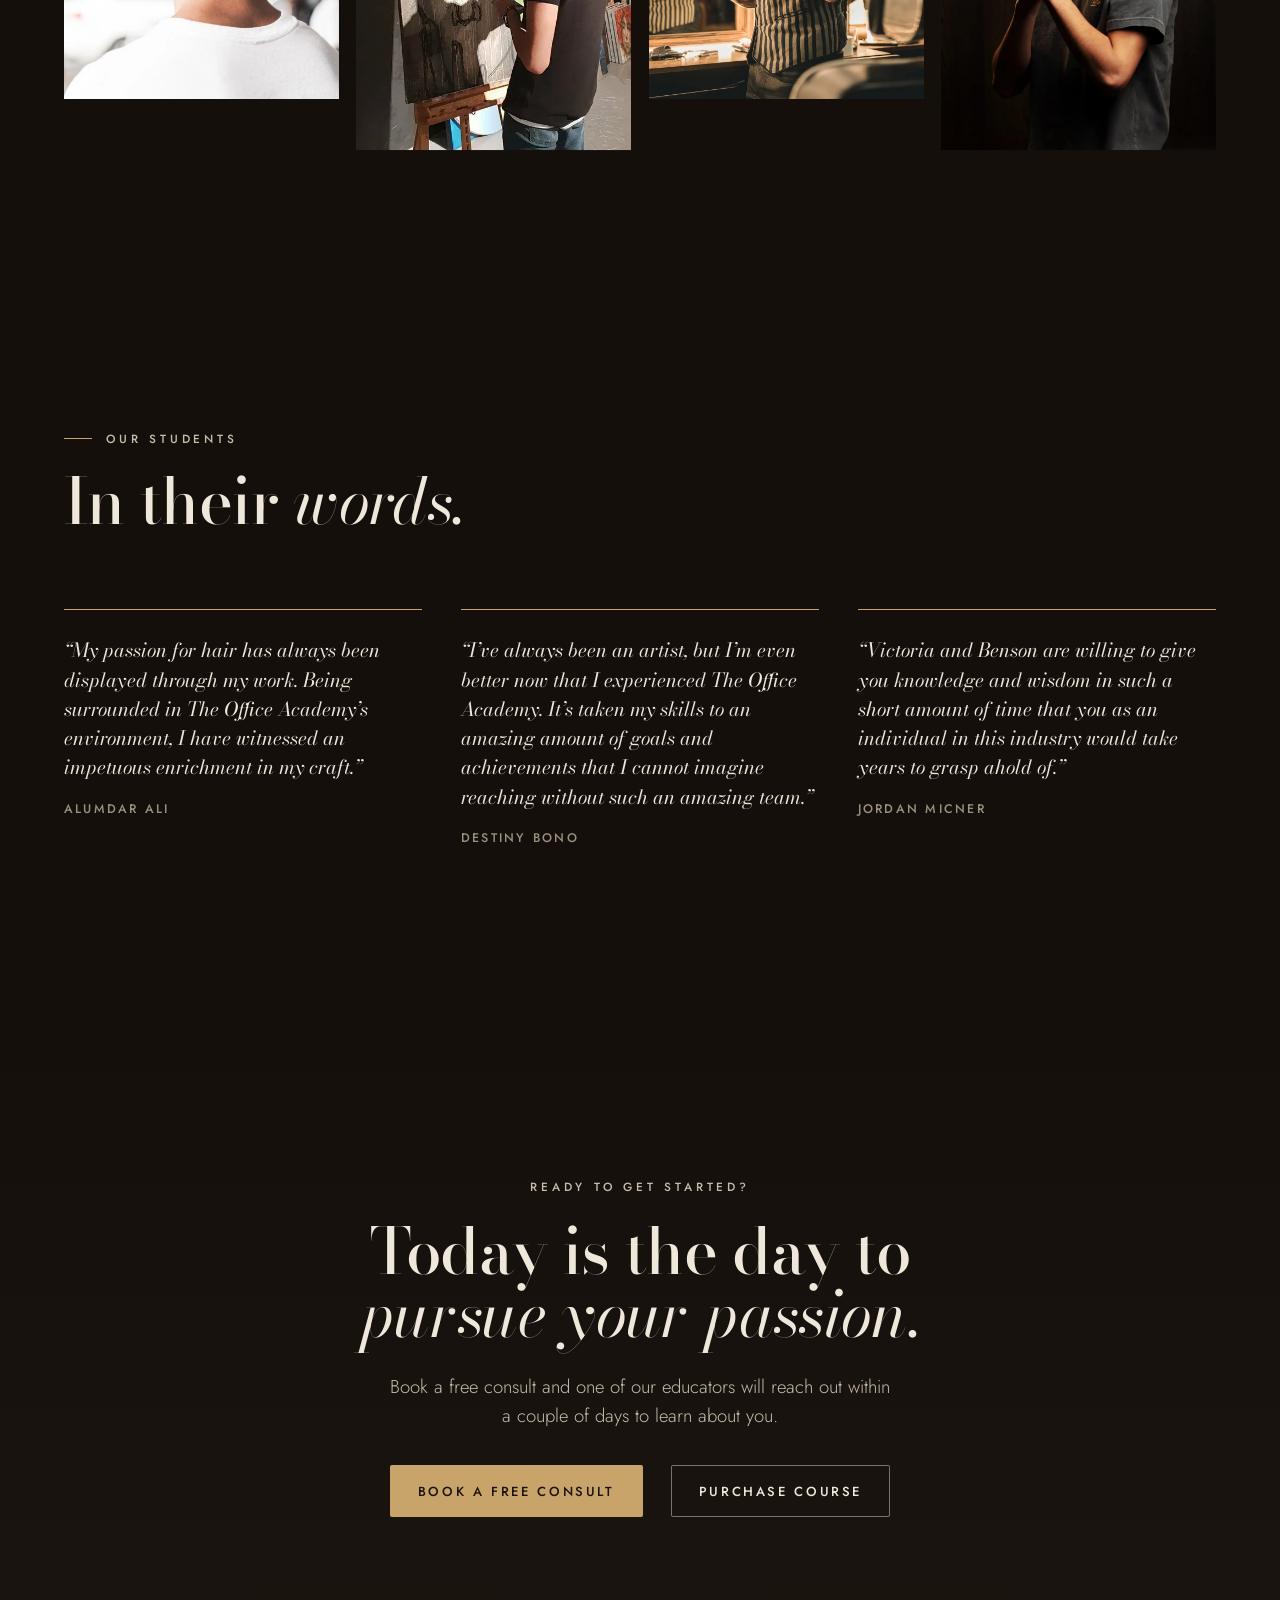
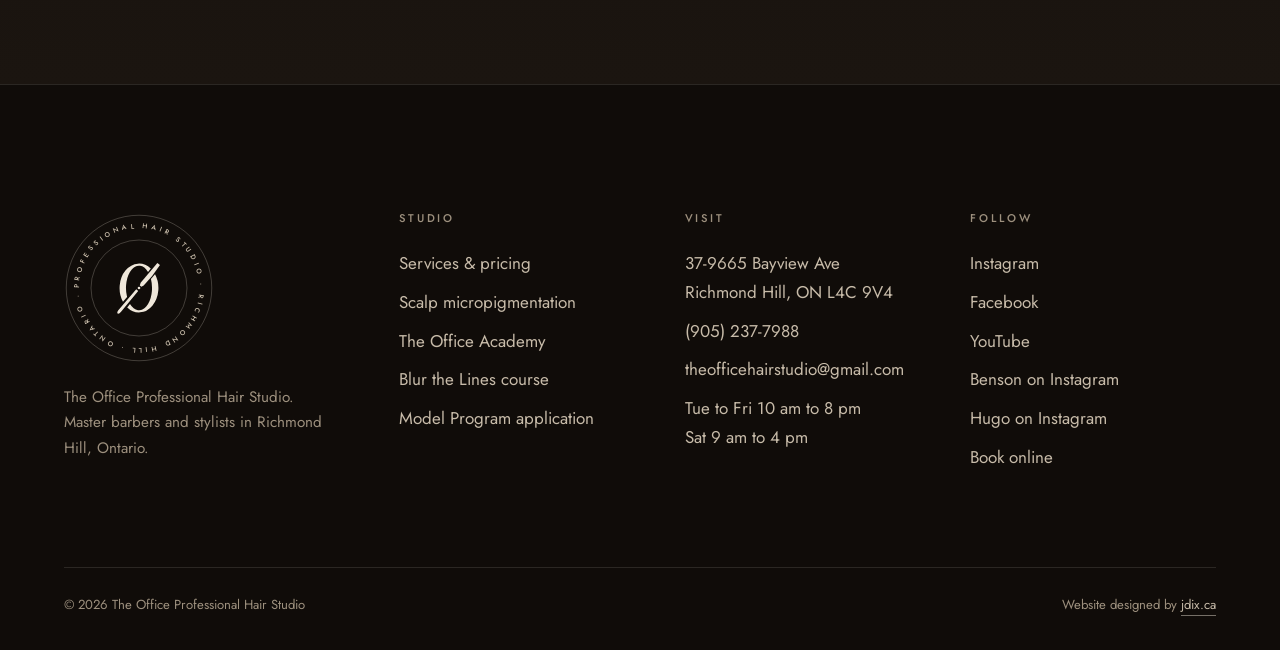
<file: academy/index.html>
<!doctype html>
<html lang="en-CA">
<head>
<meta charset="utf-8">
<meta name="viewport" content="width=device-width,initial-scale=1,viewport-fit=cover">
<title>The Office Academy | Barber Courses in Richmond Hill</title>
<meta name="description" content="Barber and hairstyling education at The Office in Richmond Hill. Blur the Lines, a two day custom course with Benson Hedges and Victoria, plus courses in fading, scissors, colour and balayage.">
<meta name="theme-color" content="#140f0b">
<link rel="canonical" href="https://jdix22.github.io/the-office/academy/">
<meta property="og:type" content="website">
<meta property="og:title" content="The Office Academy | Barber Courses in Richmond Hill">
<meta property="og:description" content="Barber and hairstyling education at The Office in Richmond Hill. Blur the Lines, a two day custom course with Benson Hedges and Victoria, plus courses in fading, scissors, colour and balayage.">
<meta property="og:url" content="https://jdix22.github.io/the-office/academy/">
<meta property="og:image" content="https://jdix22.github.io/the-office/assets/img/og.jpg">
<meta name="twitter:card" content="summary_large_image">
<link rel="icon" href="../assets/favicon.svg" type="image/svg+xml">
<link rel="preconnect" href="https://fonts.googleapis.com">
<link rel="preconnect" href="https://fonts.gstatic.com" crossorigin>
<link href="https://fonts.googleapis.com/css2?family=Bodoni+Moda:ital,opsz,wght@0,6..96,400..600;1,6..96,400..500&family=Jost:wght@300..500&display=swap" rel="stylesheet">
<link rel="stylesheet" href="../assets/site.css">
<script>(function(){var d=document.documentElement;d.classList.add('js');if(!matchMedia('(prefers-reduced-motion: reduce)').matches)d.classList.add('motion')})()</script>
</head>
<body>
<svg width="0" height="0" style="position:absolute" aria-hidden="true">
  <symbol id="m" viewBox="14 10 92 100"><path d="M88.91 35.19A35 44 0 0 1 38.75 94.97L43.74 89.02A23.5 40.2 0 0 0 81.55 43.96ZM31.09 84.81A35 44 0 0 1 81.25 25.03L76.26 30.98A23.5 40.2 0 0 0 38.45 76.04Z"/><path d="M55.02 62.35L23.86 98.86Q19.36 104.23 21.43 105.96Q23.5 107.7 28 102.34L58.55 65.31Z"/><path d="M61.44 55.33L62.95 50.73L93.16 14.72L97.83 18.64Q85.5 38.32 68.47 55.36L64.35 57.77Z"/><circle cx="60" cy="60" r="2.4"/></symbol>
  <symbol id="i-ig" viewBox="0 0 24 24"><rect x="3" y="3" width="18" height="18" rx="5" fill="none" stroke="currentColor" stroke-width="1.6"/><circle cx="12" cy="12" r="4.2" fill="none" stroke="currentColor" stroke-width="1.6"/><circle cx="17.4" cy="6.6" r="1.1" fill="currentColor"/></symbol>
  <symbol id="i-fb" viewBox="0 0 24 24"><path d="M13.6 21v-7.6h2.6l.4-3h-3V8.5c0-.9.3-1.5 1.5-1.5h1.6V4.3c-.3 0-1.2-.1-2.3-.1-2.3 0-3.9 1.4-3.9 4v2.2H7.9v3h2.6V21z" fill="currentColor"/></symbol>
  <symbol id="i-phone" viewBox="0 0 24 24"><path d="M6.6 3.5h3l1.4 4.2-2 1.4a12 12 0 0 0 5.9 5.9l1.4-2 4.2 1.4v3c0 1.1-.9 2-2 2A16.6 16.6 0 0 1 4.6 5.5c0-1.1.9-2 2-2z" fill="none" stroke="currentColor" stroke-width="1.5" stroke-linejoin="round"/></symbol>
  <symbol id="i-mail" viewBox="0 0 24 24"><rect x="3" y="5" width="18" height="14" rx="1.5" fill="none" stroke="currentColor" stroke-width="1.5"/><path d="m3.5 6 8.5 7 8.5-7" fill="none" stroke="currentColor" stroke-width="1.5"/></symbol>
  <symbol id="i-pin" viewBox="0 0 24 24"><path d="M12 21s-6.5-6.2-6.5-11.2a6.5 6.5 0 0 1 13 0C18.5 14.8 12 21 12 21z" fill="none" stroke="currentColor" stroke-width="1.5"/><circle cx="12" cy="9.8" r="2.3" fill="none" stroke="currentColor" stroke-width="1.5"/></symbol>
  <symbol id="i-star" viewBox="0 0 24 24"><path d="m12 3.5 2.6 5.4 5.9.8-4.3 4.1 1 5.8L12 16.8l-5.2 2.8 1-5.8-4.3-4.1 5.9-.8z" fill="none" stroke="currentColor" stroke-width="1.5" stroke-linejoin="round"/></symbol>
  <symbol id="i-play" viewBox="0 0 24 24"><path d="M7 4.5v15l12-7.5z"/></symbol>
  <symbol id="i-reel" viewBox="0 0 24 24"><path d="M8 5.5v13l10.5-6.5z"/></symbol>
  <symbol id="i-stack" viewBox="0 0 24 24"><path d="M7 3h11a3 3 0 0 1 3 3v11h-2V6a1 1 0 0 0-1-1H7z"/><rect x="3" y="7" width="14" height="14" rx="2"/></symbol>
  <symbol id="i-x" viewBox="0 0 24 24"><path d="M5 5l14 14M19 5 5 19" fill="none" stroke-width="1.6"/></symbol>
</svg>
<div class="env" aria-hidden="true"></div>
<a class="skip" href="#main">Skip to content</a>

<header class="hdr" id="hdr">
  <div class="announce"><span class="dot"></span><a href="https://form.jotform.com/223088148986066" target="_blank" rel="noopener">Free haircuts<span class="long">&nbsp;with The Office Model Program</span>. Apply now</a><span class="dot"></span></div>
  <nav class="nav" aria-label="Main">
    <a class="brand" href="../" aria-label="The Office Professional Hair Studio, home"><svg class="mark" aria-hidden="true"><use href="#m"/></svg><span class="brand-txt"><span class="brand-name">THE OFFICE</span><span class="brand-sub">professional hair studio</span></span></a>
    <div class="nav-links">
      <a href="../#services">Services</a>
      <a href="../#studio">Studio</a>
      <a href="../smp/">SMP</a>
      <a href="../academy/" aria-current="page">Academy</a>
      <a href="../#visit">Visit</a>
    </div>
    <div class="nav-social">
      <a class="icon-btn" href="https://www.instagram.com/theofficehairstudio/?hl=en" target="_blank" rel="noopener" aria-label="The Office on Instagram"><svg aria-hidden="true"><use href="#i-ig"/></svg></a>
      <a class="icon-btn" href="https://www.facebook.com/theofficehairstudio/" target="_blank" rel="noopener" aria-label="The Office on Facebook"><svg aria-hidden="true"><use href="#i-fb"/></svg></a>
    </div>
    <a class="btn btn-sm" href="https://book.theofficebooking.com/" data-book="">Book now</a>
    <button class="menu-btn" type="button" aria-label="Open menu" aria-expanded="false" aria-controls="drawer"><span></span></button>
  </nav>
</header>
<div class="drawer" id="drawer">
  <a class="dl" href="../#services">Services</a>
  <a class="dl" href="../#studio">The Studio</a>
  <a class="dl" href="../smp/">Scalp Micropigmentation</a>
  <a class="dl" href="../academy/" aria-current="page">Academy</a>
  <a class="dl" href="../#visit">Visit</a>
  <div class="drawer-foot">
    <a class="btn" href="https://book.theofficebooking.com/" data-book="">Book now</a>
    <a class="icon-btn" href="https://www.instagram.com/theofficehairstudio/?hl=en" target="_blank" rel="noopener" aria-label="Instagram"><svg aria-hidden="true"><use href="#i-ig"/></svg></a>
    <a class="icon-btn" href="https://www.facebook.com/theofficehairstudio/" target="_blank" rel="noopener" aria-label="Facebook"><svg aria-hidden="true"><use href="#i-fb"/></svg></a>
    <a href="tel:+19052377988">(905) 237-7988</a>
  </div>
</div>

<main id="main" tabindex="-1">
  <section class="page-hero">
    <div class="wrap page-hero-grid">
      <div data-reveal>
        <p class="crumbs"><a href="../">Home</a>&nbsp; / &nbsp;The Office Academy</p>
        <h1 class="h-xl">The most complete <em>barber education.</em></h1>
        <p class="lede">Hands-on courses and one-to-one mentorship from the team at The Office, led by BaBylissPRO Master Artist Benson Hedges. Learn behind the same chairs our clients book.</p>
        <div class="cta-row">
          <a class="btn" href="https://theofficeacademy.as.me?appointmentType=37035262" target="_blank" rel="noopener">Book a free consult<svg class="arr" viewBox="0 0 18 10" aria-hidden="true"><path d="M0 5h16M12 1l4 4-4 4" fill="none" stroke="currentColor" stroke-width="1.4"/></svg></a>
          <a class="link" href="#blur-the-lines">Blur the Lines course</a>
        </div>
      </div>
      <figure class="lit" style="margin:0" data-reveal>
        <img src="../assets/img/edu-mirror.webp" alt="A barber detailing a client&rsquo;s cut at a lit mirror station" width="1600" height="1064" style="object-position:28% 50%" fetchpriority="high">
        <i class="strip s-t"></i><i class="strip s-r"></i><i class="strip s-b"></i><i class="strip s-l"></i>
      </figure>
    </div>
  </section>

  <section class="sec" id="educators" style="padding-top:0">
    <div class="wrap split" style="align-items:center">
      <figure class="lit" style="margin:0;aspect-ratio:4/5;max-width:520px" data-reveal>
        <img src="../assets/img/team-benson.webp" alt="Benson Hedges in a wide-brim hat and waistcoat" width="800" height="1000" loading="lazy">
        <i class="strip s-t"></i><i class="strip s-r"></i><i class="strip s-b"></i><i class="strip s-l"></i>
      </figure>
      <div data-reveal>
        <p class="kicker">Your educator</p>
        <h2 class="h-l" style="margin:24px 0 26px">Benson <em>Hedges.</em></h2>
        <p class="body">Benson is a master of detail. Whether it is a classic fade or the most intricate design, his focus is the perfect canvas of light and dark. He is a Master Barber on the BaBylissPRO Barberology team, with multiple awards at industry events across North America and more than ten years spent training barbers who go on to win their own.</p>
        <ul class="creds-list">
          <li><b>BaBylissPRO</b><span>Master Artist and Educator</span></li>
          <li><b>22 years</b><span>Barbering experience</span></li>
          <li><b>10+ years</b><span>Educating barbers</span></li>
          <li><b>Award winning</b><span>Industry events across North America</span></li>
          <li><b>Old Spice</b><span>Featured barber</span></li>
          <li><b>Licensed</b><span>Hairstylist</span></li>
        </ul>
        <p class="body" style="margin-top:22px">Blur the Lines is co-taught with Victoria, our master stylist. Together they bring over 35 years of experience to every class.</p>
      </div>
    </div>
  </section>

  <section class="sec acad" id="blur-the-lines">
    <div class="acad-bg" aria-hidden="true"><img src="../assets/img/work-design.webp" alt="" width="1000" height="1500" loading="lazy" data-parallax></div>
    <div class="wrap">
      <div class="acad-head" data-reveal>
        <p class="kicker plain">The signature course</p>
        <h2 class="h-xl">Blur the <em>Lines.</em></h2>
        <p class="lede">There is no one size fits all barber course. We meet you first and get to know who you are, then tailor two full days around your personality and skill set. Where you need more training, that is exactly what you get.</p>
      </div>
      <div class="tiers" data-stagger>
        <div class="tier"><p class="meta">Level one</p><h3>Fundamentals</h3><ul><li>Shape, balance and symmetry</li><li>Traditional to modern cuts: the foundation of fading, shaping and outlining</li><li>Bridging barbering and hairstyling, finishing included</li><li>Building your brand and social media presence</li></ul></div>
        <div class="tier"><p class="meta">Level two</p><h3>Intermediate</h3><ul><li>Advanced scissor techniques: texture, blending, finishing</li><li>Detailing your canvas: beard sculpting, face framing, fading</li><li>Incorporating colour: semi gloss, demi and permanent</li><li>Luxury steam shaving</li></ul></div>
        <div class="tier"><p class="meta">Level three</p><h3>Advanced</h3><ul><li>Creative cutting: hair designs, colour enhancements, portraits</li><li>Competition prep: performing under pressure with speed</li><li>Breaking the rules: avant garde styles and editorial looks</li><li>Creating content: tutorials, photo shoots and brand marketing</li></ul></div>
      </div>
      <div class="acad-deal">
        <div data-reveal>
          <p class="kicker">Who is this course for?</p>
          <ul class="who" style="margin-top:26px">
            <li>New and aspiring barbers and stylists ready for the next step</li>
            <li>Working barbers who want to sharpen their craft</li>
            <li>Creative professionals moving their skills into hair</li>
            <li>Competitors preparing for the stage</li>
            <li>Parents who want to cut, fade and style their kids&rsquo; hair</li>
            <li>Anyone curious about the art of barbering</li>
            <li>Anyone starting a fun, creative and lucrative career</li>
          </ul>
        </div>
        <div class="deal" data-reveal>
          <p class="kicker">Blur the Lines</p>
          <div class="price"><b>$2,000</b><span class="meta">Tax included</span></div>
          <ul>
            <li>Two consecutive days, usually 9 am to 5 pm</li>
            <li>At The Office in Richmond Hill</li>
            <li>Food, materials and models provided</li>
            <li>An educator contacts you within a couple of days of booking</li>
          </ul>
          <div class="btns">
            <a class="btn" href="https://theofficeacademy.as.me?appointmentType=37035262" target="_blank" rel="noopener">Book a free consult</a>
            <a class="btn btn-ghost" href="https://theofficeacademy.as.me?appointmentType=37035371" target="_blank" rel="noopener">Purchase course</a>
          </div>
          <p class="meta" style="margin-top:20px;letter-spacing:.12em;text-transform:none">The date you choose is your first course day. The second day follows.</p>
        </div>
      </div>
    </div>
  </section>

  <section class="sec" id="courses">
    <div class="wrap">
      <div class="sec-head" data-reveal>
        <p class="kicker">Courses</p>
        <h2 class="h-l">Six ways to <em>level up.</em></h2>
      </div>
      <div class="courses" data-stagger>
        <article><p class="meta">01</p><h3>Barbering &amp; Fading Fundamentals</h3><p>Master the fundamentals so you can start a barbering career with confidence, or take years of cutting to the next level.</p></article>
        <article><p class="meta">02</p><h3>Foundations of Hairstyling</h3><p>The proper haircut skills and techniques every barber needs to build a successful career, taught with patience and plenty of practice.</p></article>
        <article><p class="meta">03</p><h3>Scissor &amp; Shear Techniques</h3><p>Everything you need to know about scissors and shears, and the right technique for every cut.</p></article>
        <article><p class="meta">04</p><h3>Colour Theory &amp; Formulation</h3><p>The science behind every formula. Learn to predict the finished result before you lift or colour, and get the perfect colour every time.</p></article>
        <article><p class="meta">05</p><h3>Creative Cutting Design</h3><p>Combine colour, texture and technique to create cuts with a twist, matched to your client&rsquo;s face shape.</p></article>
        <article><p class="meta">06</p><h3>Modern Balayage</h3><p>Our favourite hair painting techniques, tips and tools for beautifully blended, natural results.</p></article>
      </div>
      <p class="body" style="margin-top:34px">Sign up for any in-person class and get early access to our education video library.</p>
    </div>
  </section>

  <section class="sec" style="padding-top:0">
    <div class="wrap">
      <div class="mosaic" data-stagger>
        <figure><img src="../assets/img/work-design.webp" alt="A freehand hair design cut at an industry expo" width="1000" height="1500" loading="lazy"></figure>
        <figure><img src="../assets/img/work-art.webp" alt="A portrait painting in progress on an easel" width="500" height="700" loading="lazy"></figure>
        <figure><img src="../assets/img/work-obi.webp" alt="A barber at a lit mirror station in the studio" width="1000" height="1503" loading="lazy"></figure>
        <figure><img src="../assets/img/work-eye.webp" alt="An eye design cut into a fade" width="1000" height="1250" loading="lazy"></figure>
      </div>
    </div>
  </section>

  <section class="sec" id="students">
    <div class="wrap">
      <div class="sec-head" data-reveal>
        <p class="kicker">Our students</p>
        <h2 class="h-l">In their <em>words.</em></h2>
      </div>
      <div class="quotes" data-stagger>
        <figure><blockquote>&ldquo;My passion for hair has always been displayed through my work. Being surrounded in The Office Academy&rsquo;s environment, I have witnessed an impetuous enrichment in my craft.&rdquo;</blockquote><figcaption class="meta">Alumdar Ali</figcaption></figure>
        <figure><blockquote>&ldquo;I&rsquo;ve always been an artist, but I&rsquo;m even better now that I experienced The Office Academy. It&rsquo;s taken my skills to an amazing amount of goals and achievements that I cannot imagine reaching without such an amazing team.&rdquo;</blockquote><figcaption class="meta">Destiny Bono</figcaption></figure>
        <figure><blockquote>&ldquo;Victoria and Benson are willing to give you knowledge and wisdom in such a short amount of time that you as an individual in this industry would take years to grasp ahold of.&rdquo;</blockquote><figcaption class="meta">Jordan Micner</figcaption></figure>
      </div>
    </div>
  </section>

  <section class="sec smp-sec">
    <div class="wrap cta-band" data-reveal>
      <p class="kicker plain">Ready to get started?</p>
      <h2 class="h-l">Today is the day to <em>pursue your passion.</em></h2>
      <p class="lede" style="text-align:center">Book a free consult and one of our educators will reach out within a couple of days to learn about you.</p>
      <div class="cta-row" style="justify-content:center;margin-top:8px">
        <a class="btn" href="https://theofficeacademy.as.me?appointmentType=37035262" target="_blank" rel="noopener">Book a free consult</a>
        <a class="btn btn-ghost" href="https://theofficeacademy.as.me?appointmentType=37035371" target="_blank" rel="noopener">Purchase course</a>
      </div>
    </div>
  </section>
</main>

<footer class="ftr">
  <div class="wrap">
    <div class="ftr-grid">
      <div class="ftr-brand">
        <svg class="emblem" viewBox="0 0 200 200" role="img" aria-label="The Office Professional Hair Studio emblem">
          <defs><path id="circ" d="M100 100m-80 0a80 80 0 1 1 160 0a80 80 0 1 1-160 0"/></defs>
          <circle cx="100" cy="100" r="97" fill="none" stroke="currentColor" stroke-opacity=".3"/>
          <circle cx="100" cy="100" r="64" fill="none" stroke="currentColor" stroke-opacity=".3"/>
          <text><textPath href="#circ" textLength="496" lengthAdjust="spacing">PROFESSIONAL HAIR STUDIO &#183; RICHMOND HILL &#183; ONTARIO &#183;</textPath></text>
          <use href="#m" x="66" y="62" width="68" height="76" fill="currentColor"/>
        </svg>
        <p>The Office Professional Hair Studio. Master barbers and stylists in Richmond Hill, Ontario.</p>
      </div>
      <div>
        <h4>Studio</h4>
        <ul>
          <li><a href="../#services">Services &amp; pricing</a></li>
          <li><a href="../smp/">Scalp micropigmentation</a></li>
          <li><a href="../academy/">The Office Academy</a></li>
          <li><a href="../academy/#blur-the-lines">Blur the Lines course</a></li>
          <li><a href="https://form.jotform.com/223088148986066" target="_blank" rel="noopener">Model Program application</a></li>
        </ul>
      </div>
      <div>
        <h4>Visit</h4>
        <ul>
          <li>37-9665 Bayview Ave<br>Richmond Hill, ON L4C 9V4</li>
          <li><a href="tel:+19052377988">(905) 237-7988</a></li>
          <li><a href="mailto:theofficehairstudio@gmail.com">theofficehairstudio@gmail.com</a></li>
          <li>Tue to Fri 10 am to 8 pm<br>Sat 9 am to 4 pm</li>
        </ul>
      </div>
      <div>
        <h4>Follow</h4>
        <ul>
          <li><a href="https://www.instagram.com/theofficehairstudio/?hl=en" target="_blank" rel="noopener">Instagram</a></li>
          <li><a href="https://www.facebook.com/theofficehairstudio/" target="_blank" rel="noopener">Facebook</a></li>
          <li><a href="https://www.youtube.com/@theofficehairstudio" target="_blank" rel="noopener">YouTube</a></li>
          <li><a href="https://www.instagram.com/bens0n_hedges/?hl=en" target="_blank" rel="noopener">Benson on Instagram</a></li>
          <li><a href="https://www.instagram.com/boss1shugo/?hl=en" target="_blank" rel="noopener">Hugo on Instagram</a></li>
          <li><a href="https://book.theofficebooking.com/" data-book="">Book online</a></li>
        </ul>
      </div>
    </div>
    <div class="ftr-bottom">
      <span>&copy; <span data-year>2026</span> The Office Professional Hair Studio</span>
      <span class="credit">Website designed by <a href="https://jdix.ca" target="_blank" rel="noopener">jdix.ca</a></span>
    </div>
  </div>
</footer>

<div class="bookbar" id="bookbar">
  <a class="btn" href="https://theofficeacademy.as.me?appointmentType=37035262" target="_blank" rel="noopener">Book a free consult</a>
  <a class="call" href="tel:+19052377988" aria-label="Call The Office"><svg aria-hidden="true"><use href="#i-phone"/></svg></a>
</div>

<dialog class="book-dlg" id="book" aria-labelledby="book-title">
  <div class="dlg-head">
    <svg class="mark" aria-hidden="true"><use href="#m"/></svg>
    <div><b id="book-title">Book at The Office</b><span data-book-who>All barbers</span></div>
    <button class="x" type="button" data-close aria-label="Close booking"><svg aria-hidden="true"><use href="#i-x"/></svg></button>
  </div>
  <div class="dlg-body">
    <div class="dlg-load"><svg class="mark" aria-hidden="true"><use href="#m"/></svg>Opening the appointment book</div>
  </div>
  <div class="dlg-foot">
    <span>Secure booking by Square</span>
    <a href="https://book.theofficebooking.com/" target="_blank" rel="noopener" data-book-ext>Open booking in a new tab</a>
  </div>
</dialog>

<script src="../assets/site.js" defer></script>
</body>
</html>
</file>
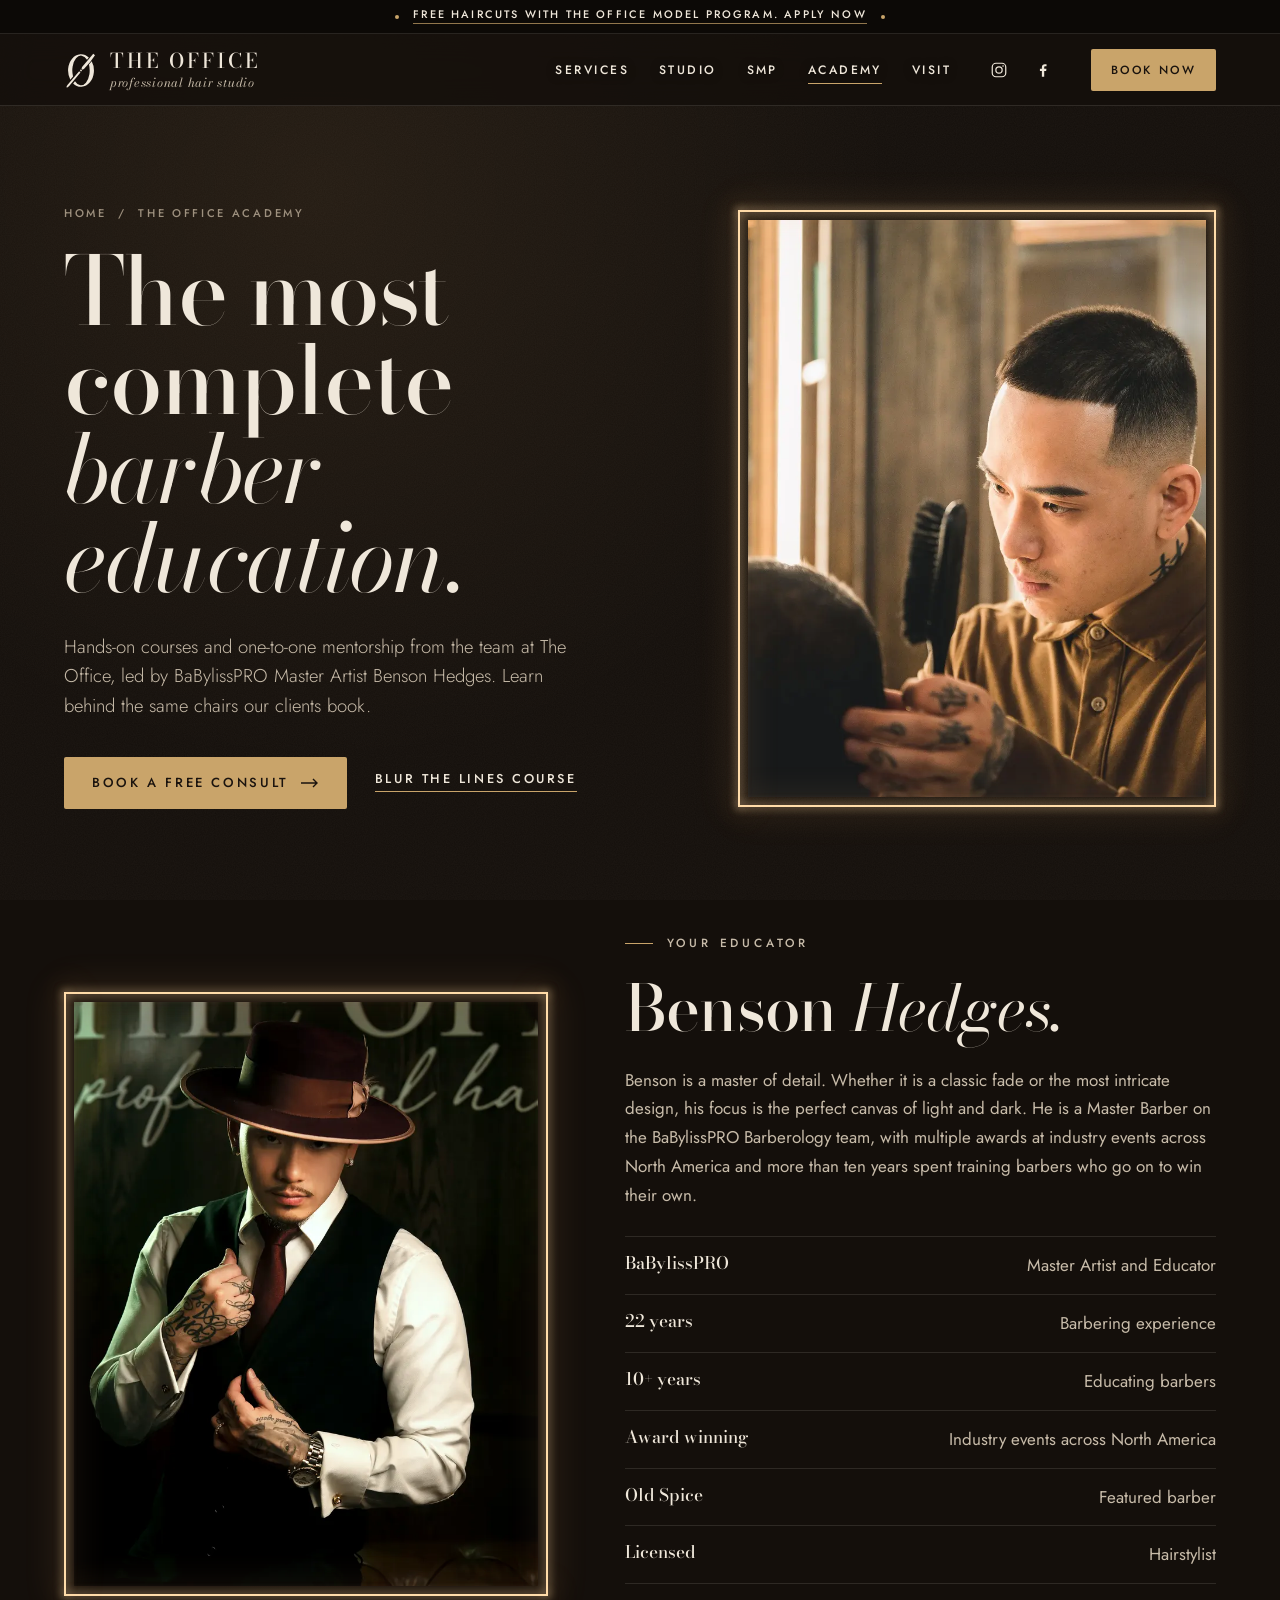
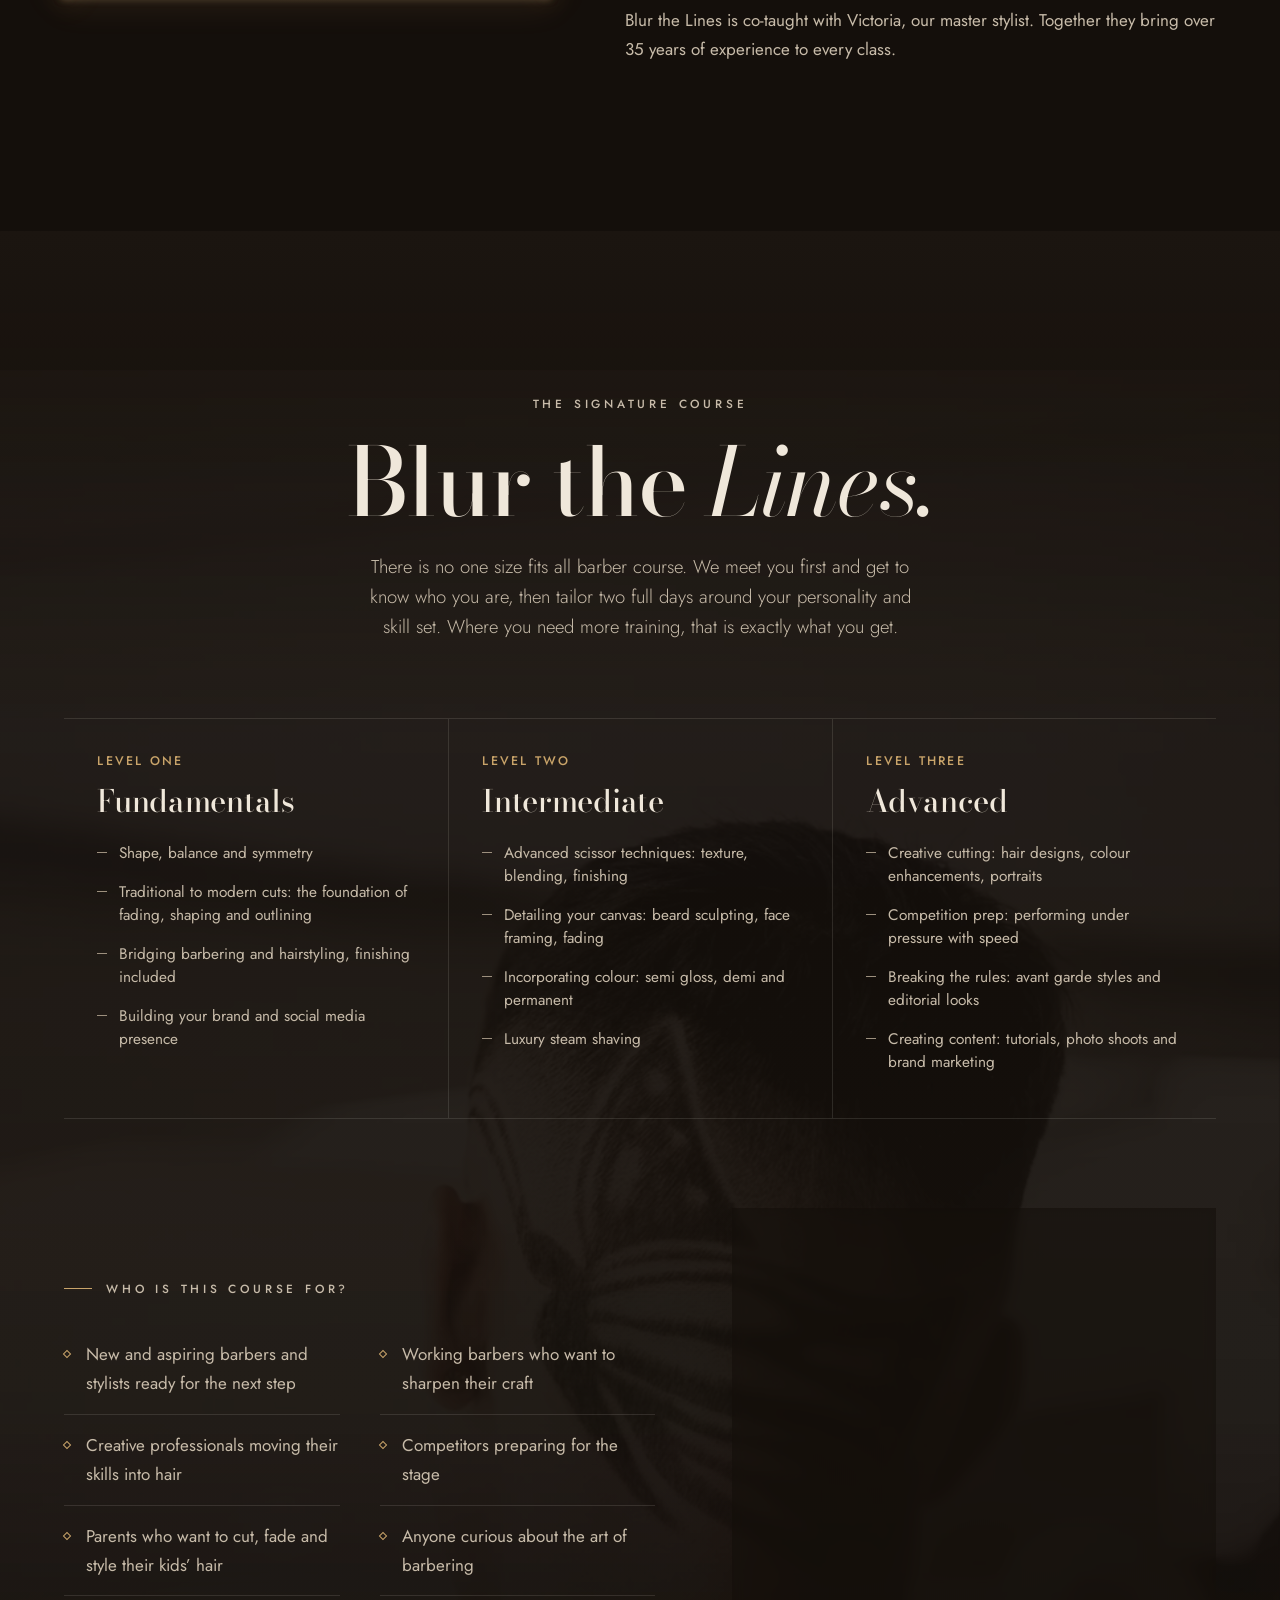
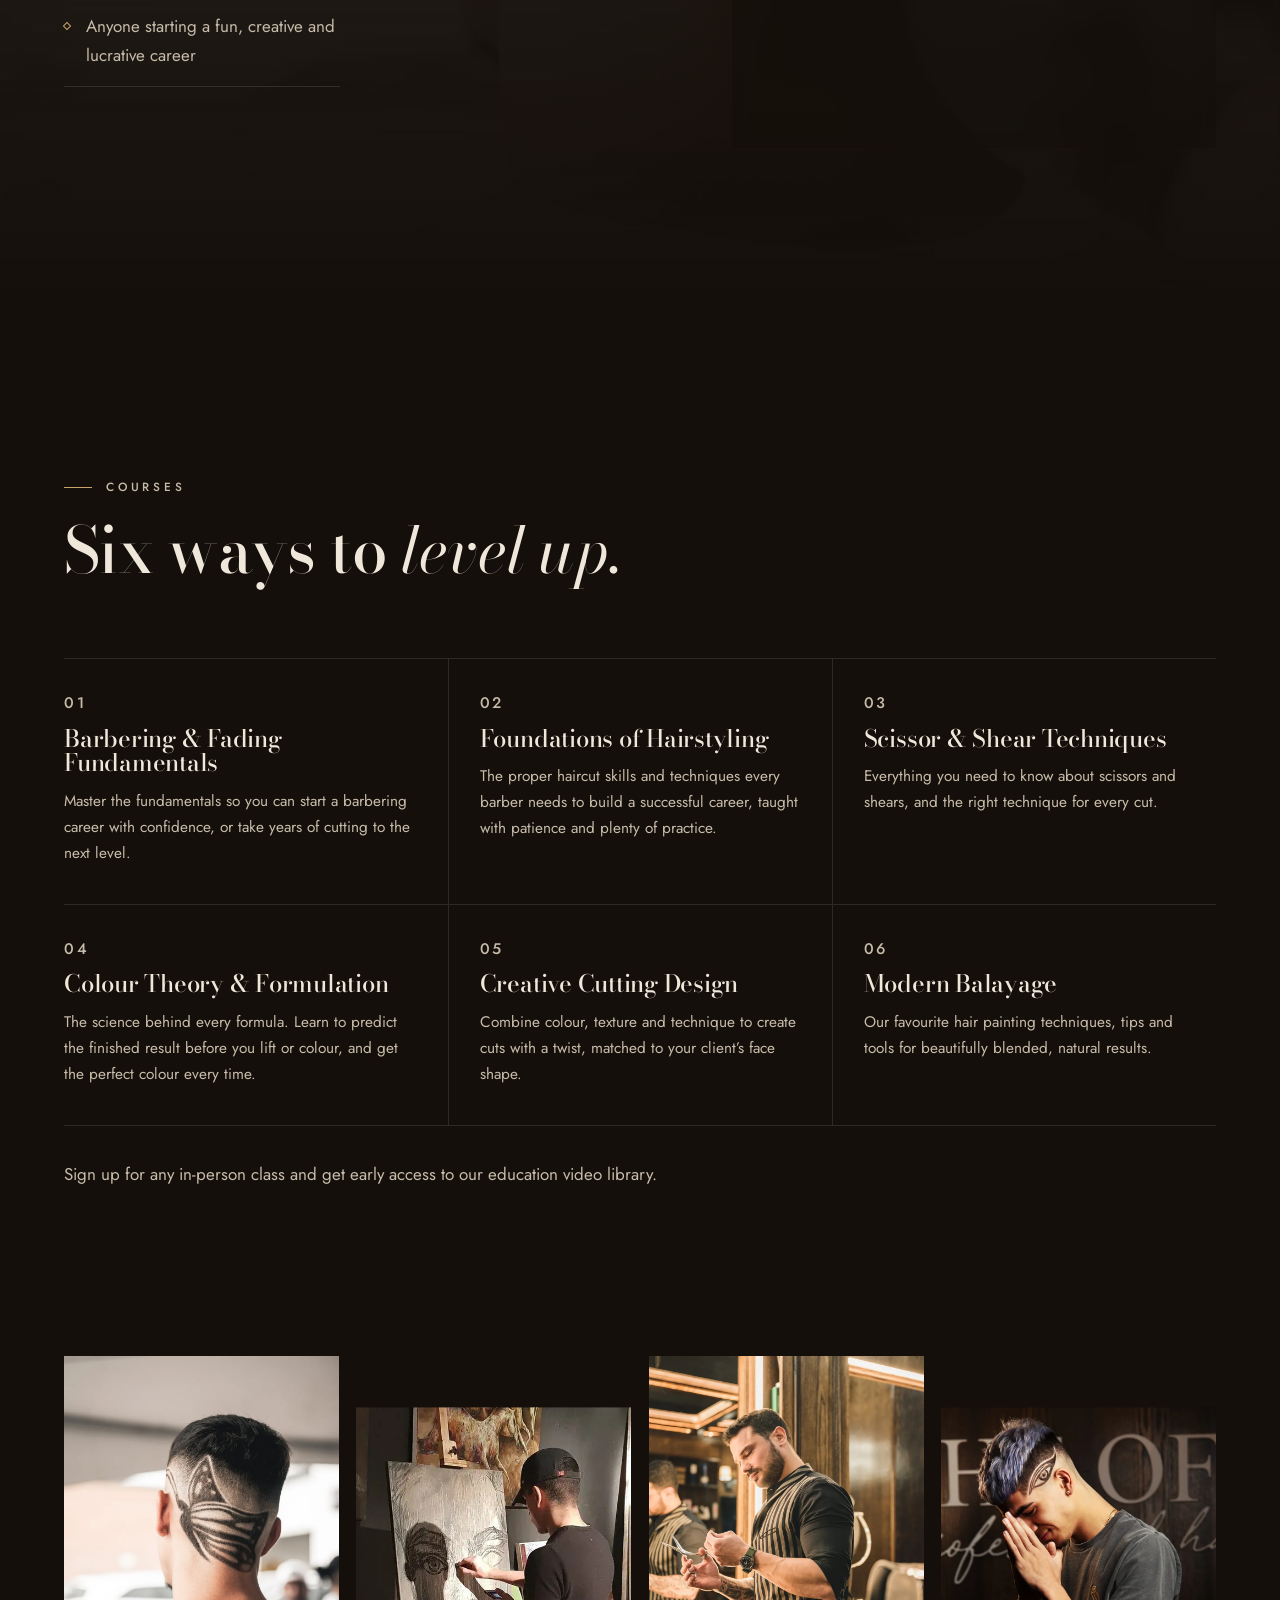
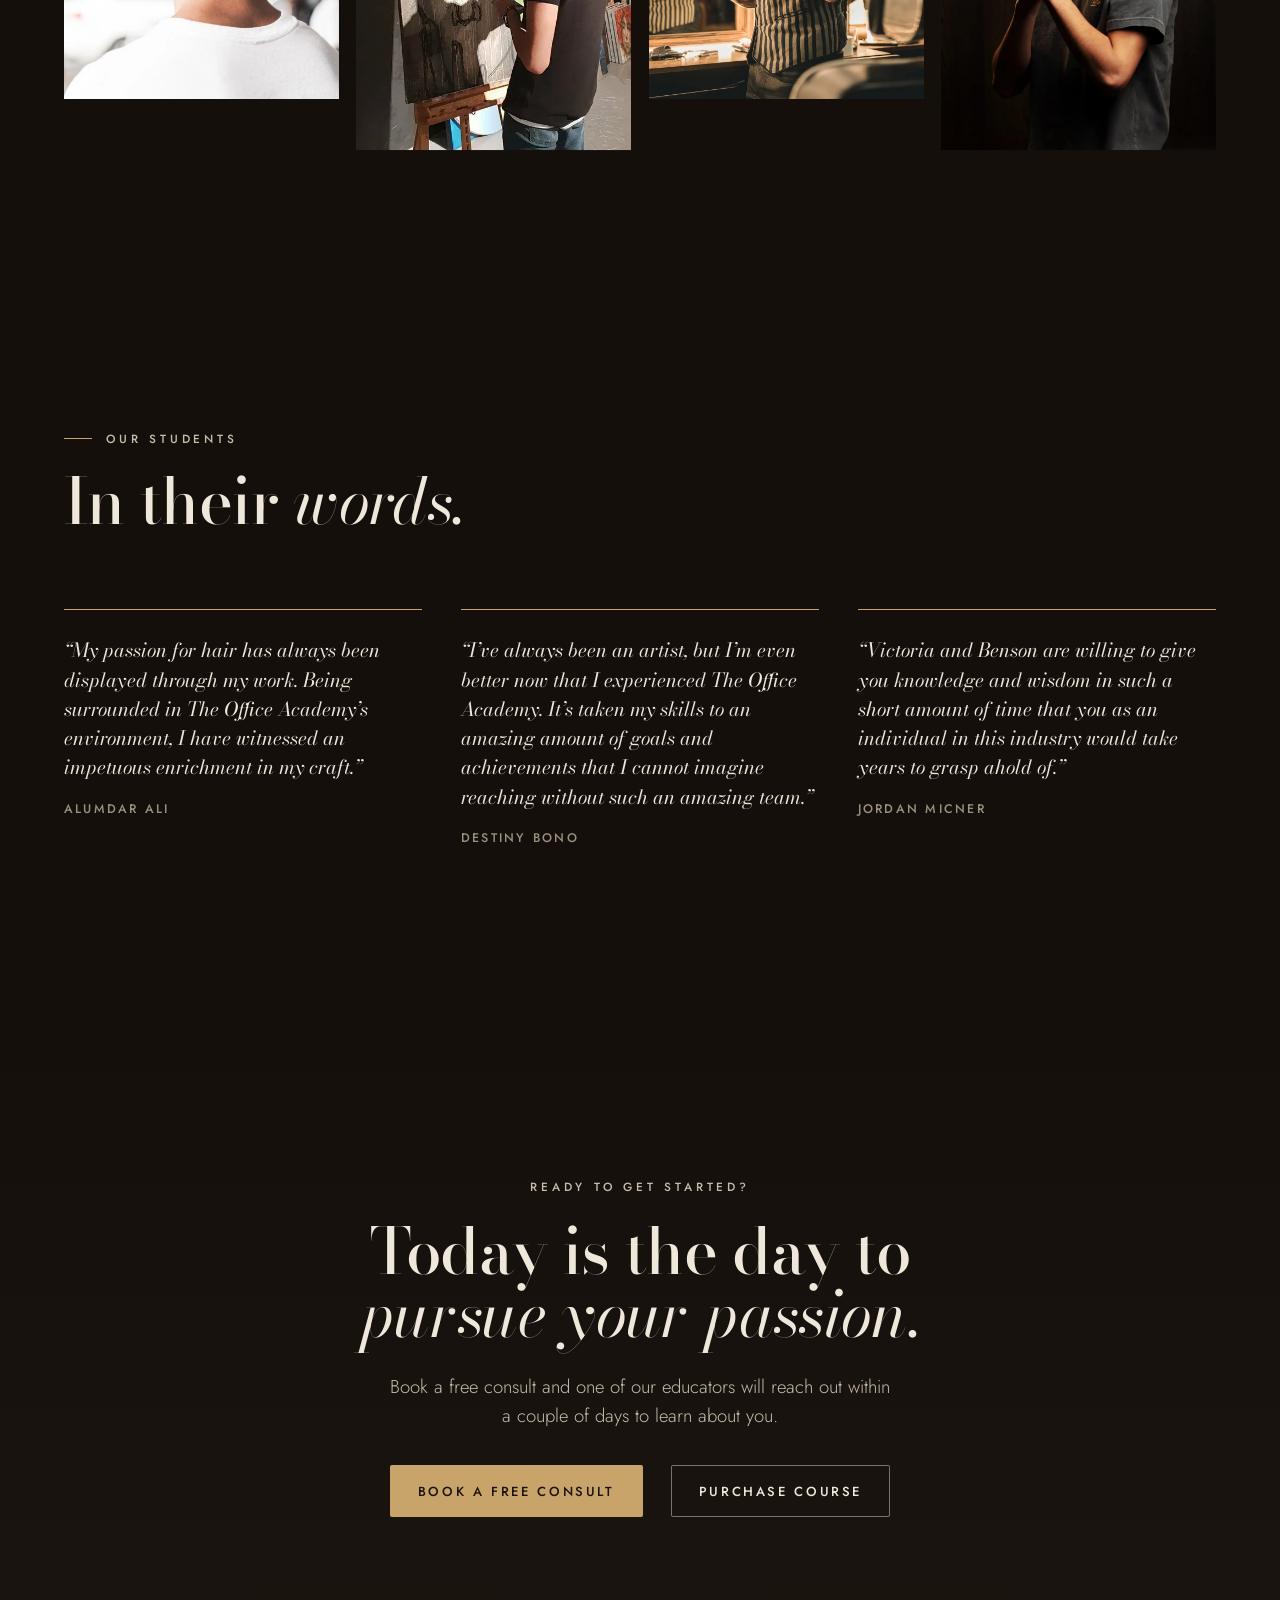
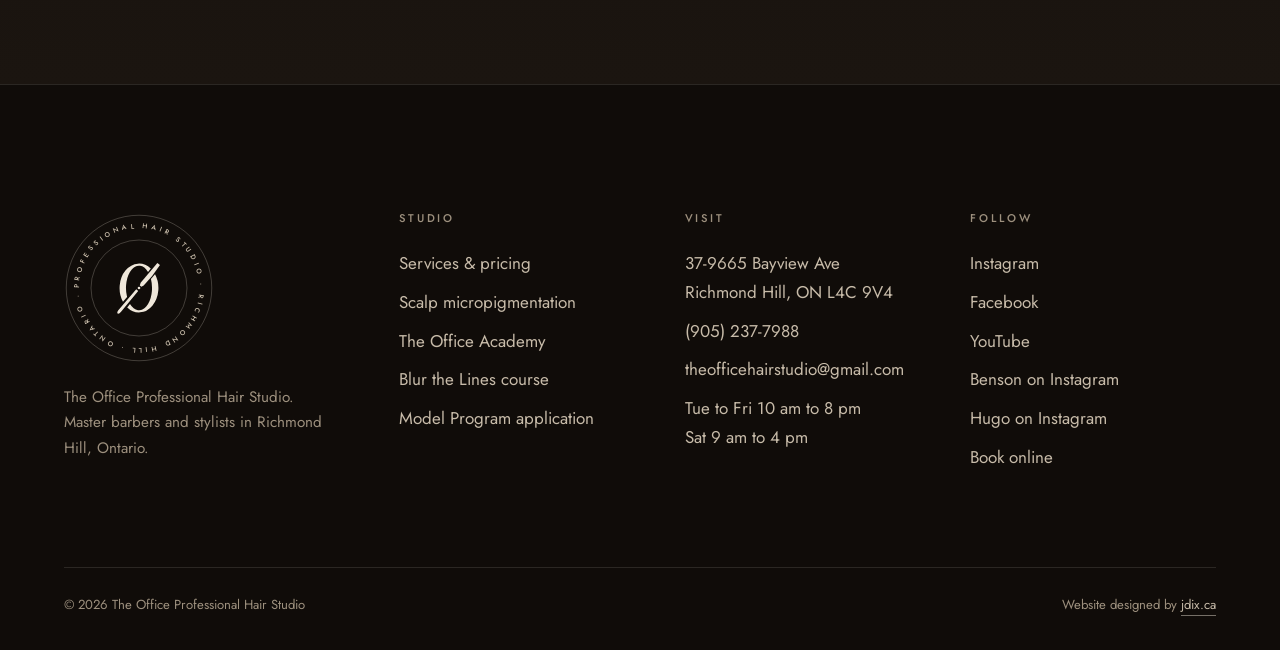
<file: blurthelines/index.html>
<!doctype html>
<html lang="en-CA"><head><meta charset="utf-8"><title>Blur the Lines | The Office</title>
<meta name="robots" content="noindex"><link rel="canonical" href="https://jdix22.github.io/the-office/academy/#blur-the-lines">
<meta http-equiv="refresh" content="0; url=../academy/#blur-the-lines"><script>location.replace('../academy/#blur-the-lines')</script>
<style>body{background:#140f0b;color:#efe7da;font:16px/1.6 system-ui,sans-serif;display:grid;place-items:center;min-height:100vh;margin:0}a{color:#c9a46a}</style></head>
<body><p>Blur the Lines has moved. <a href="../academy/#blur-the-lines">Continue to the new page</a>.</p></body></html>
</file>
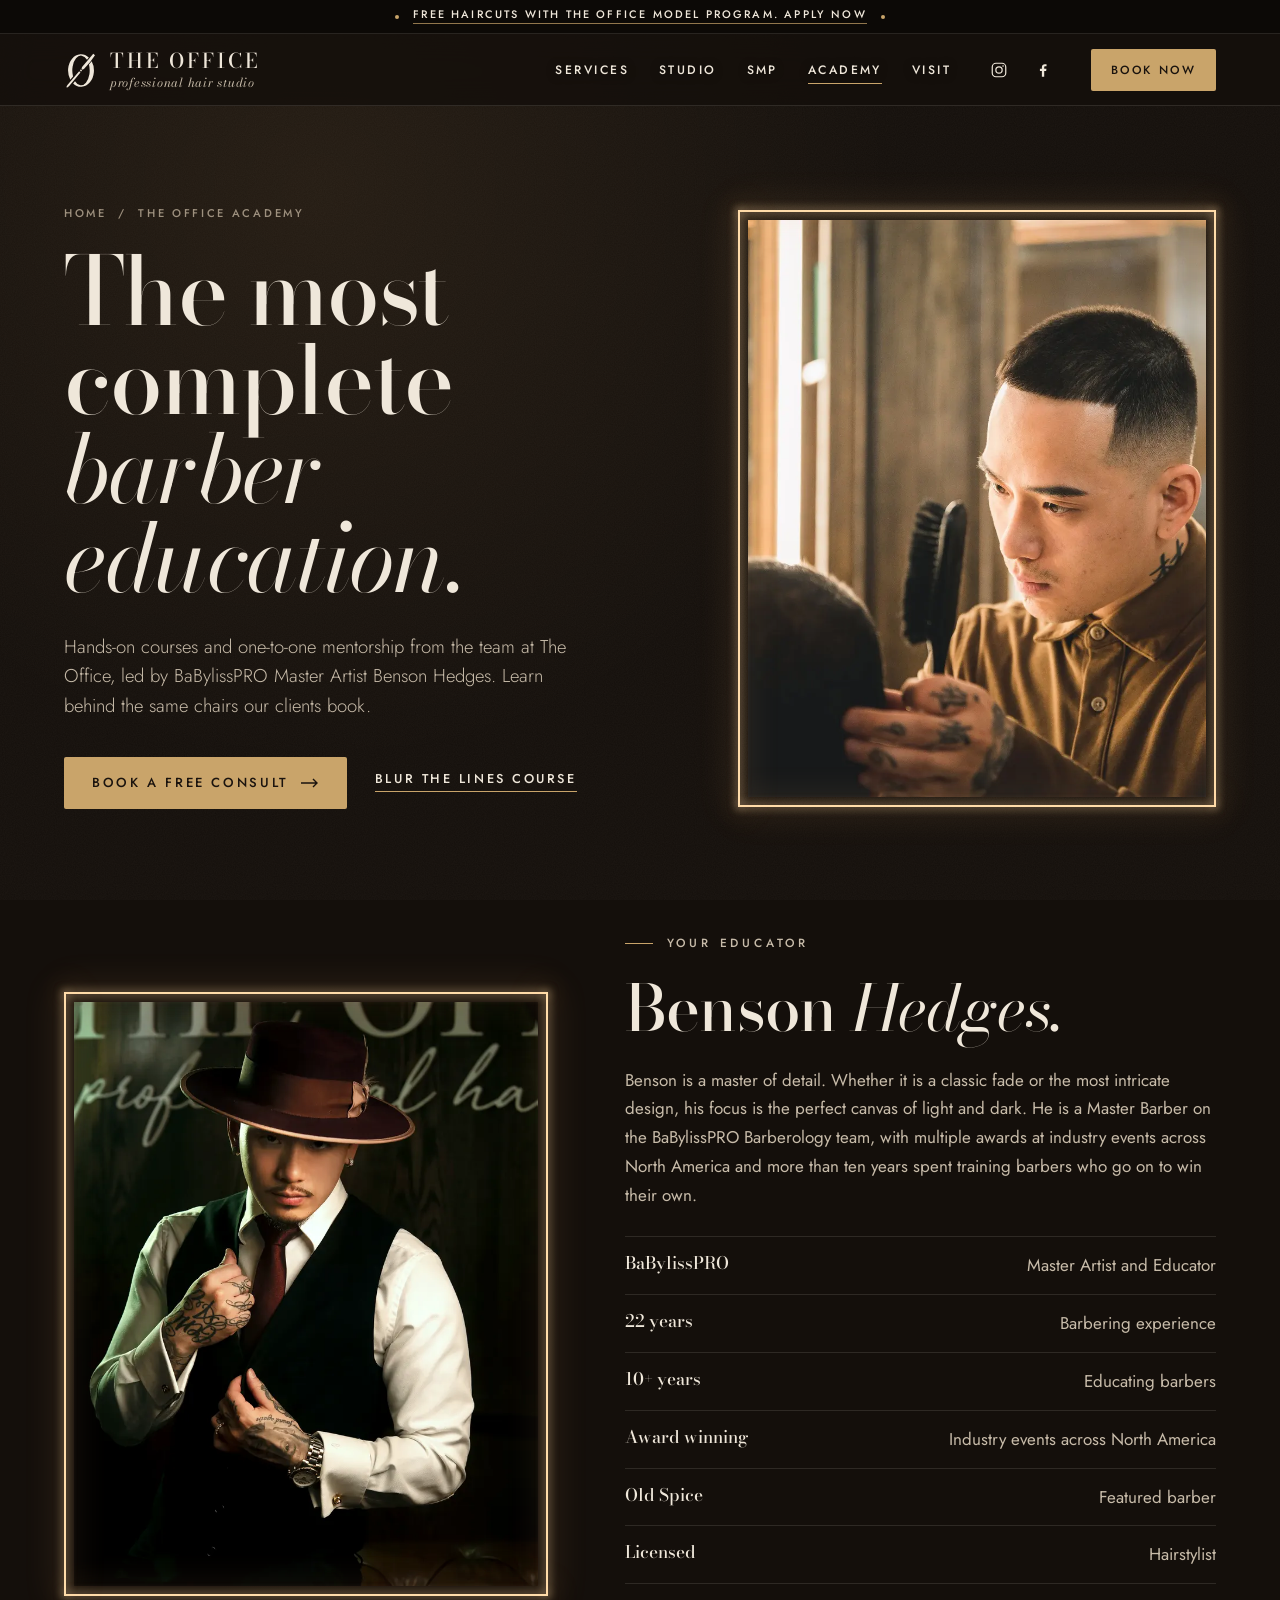
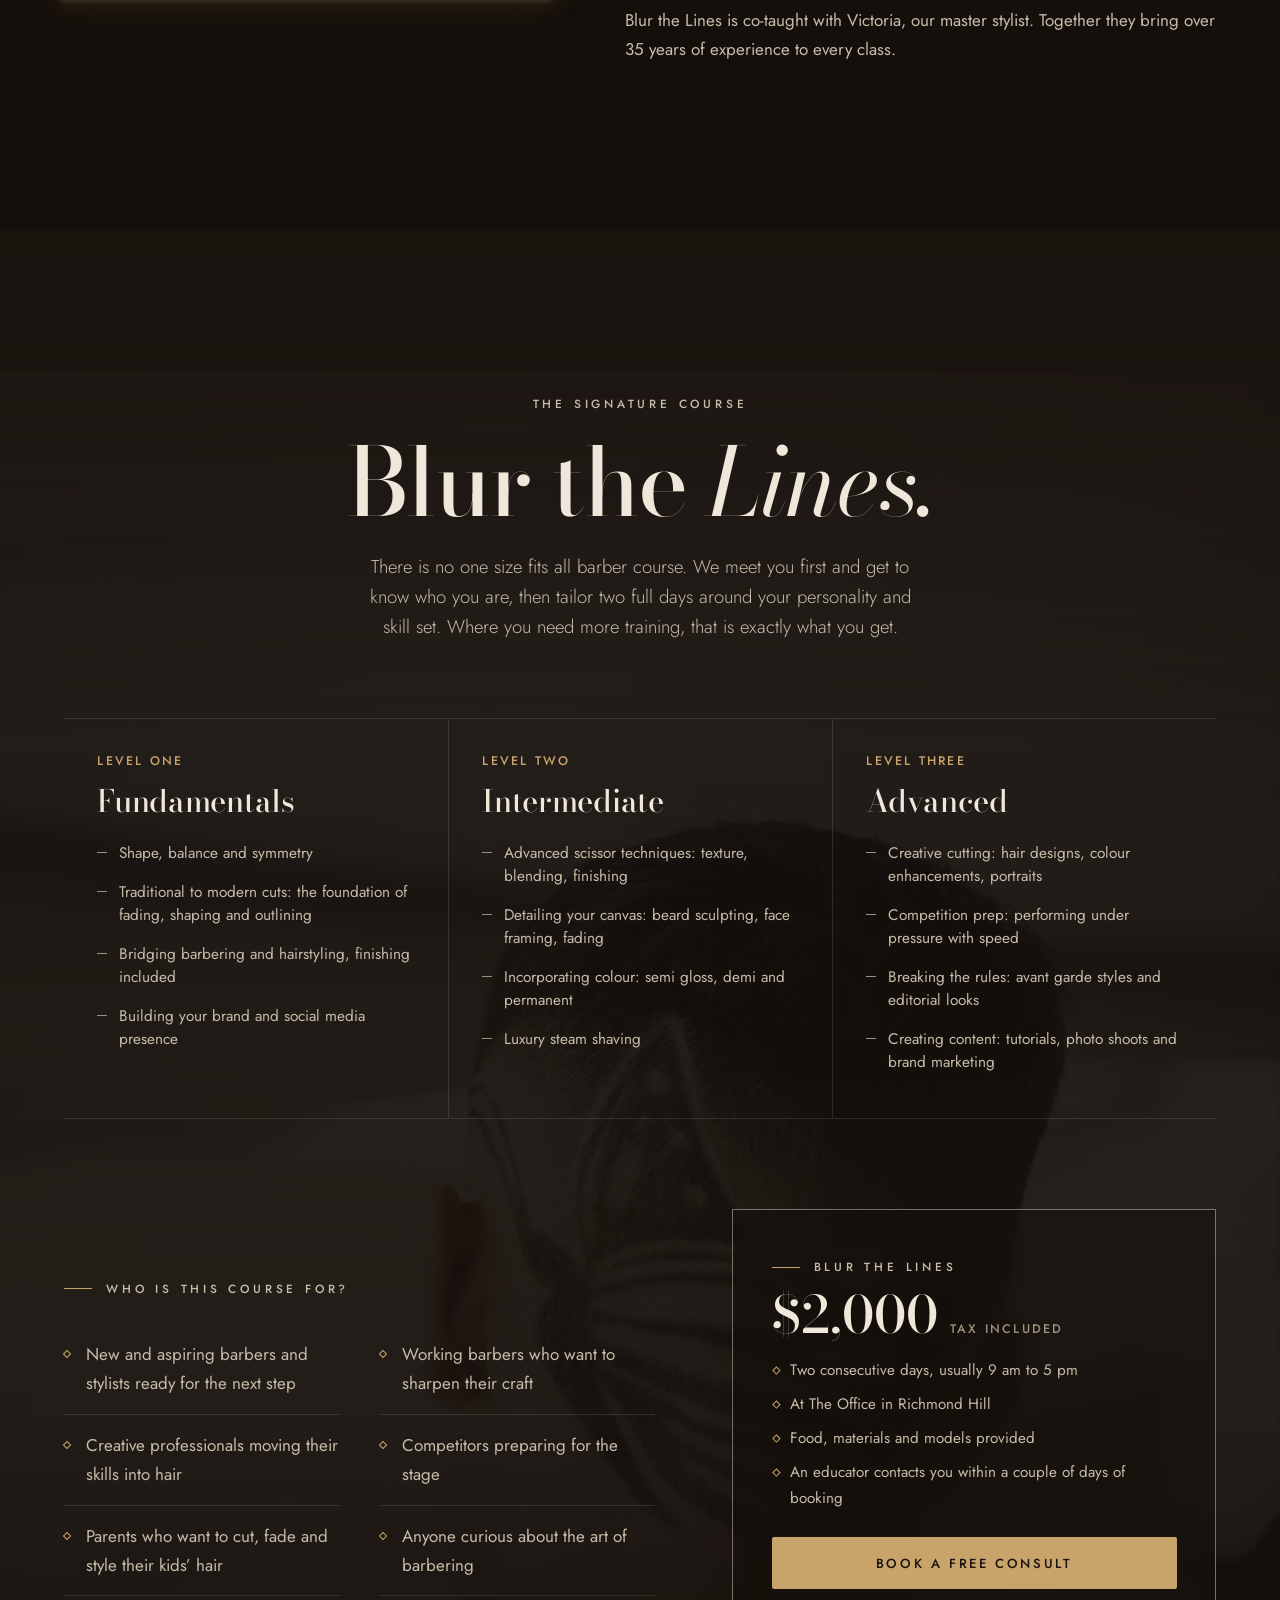
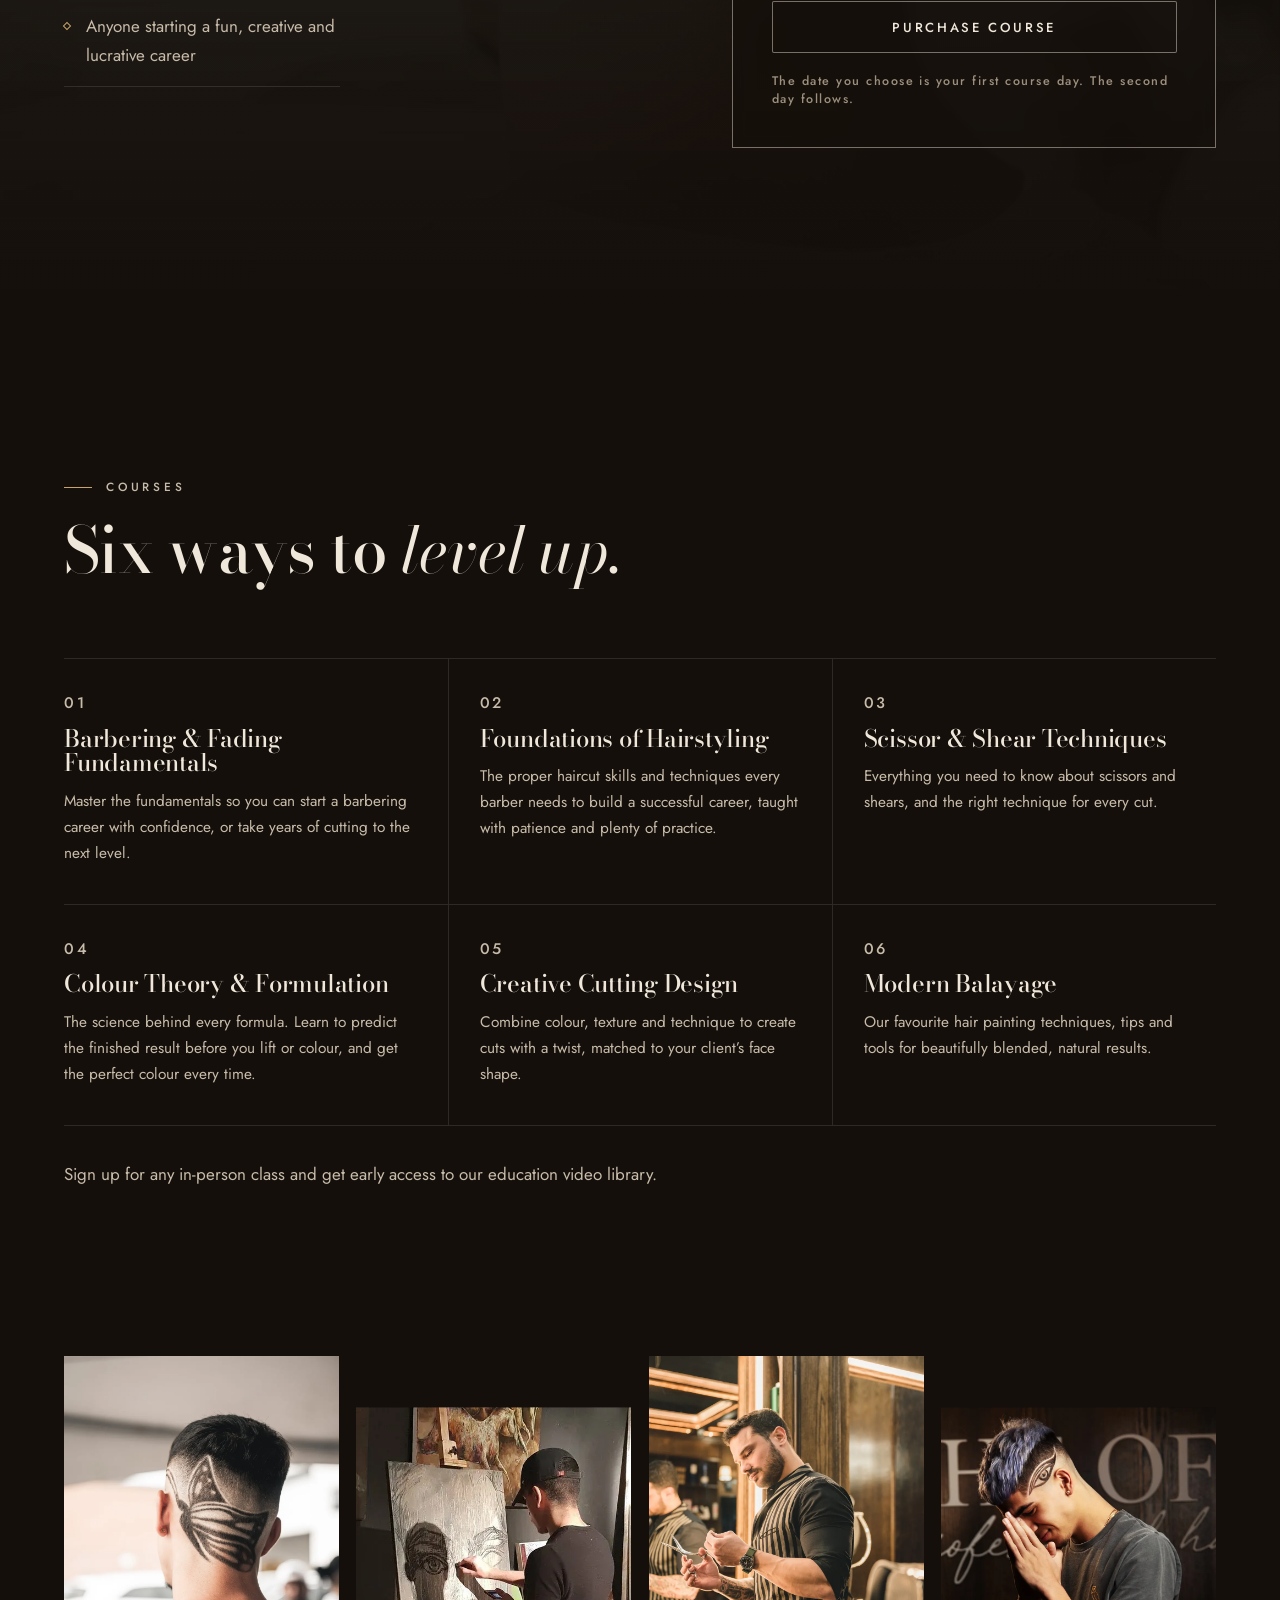
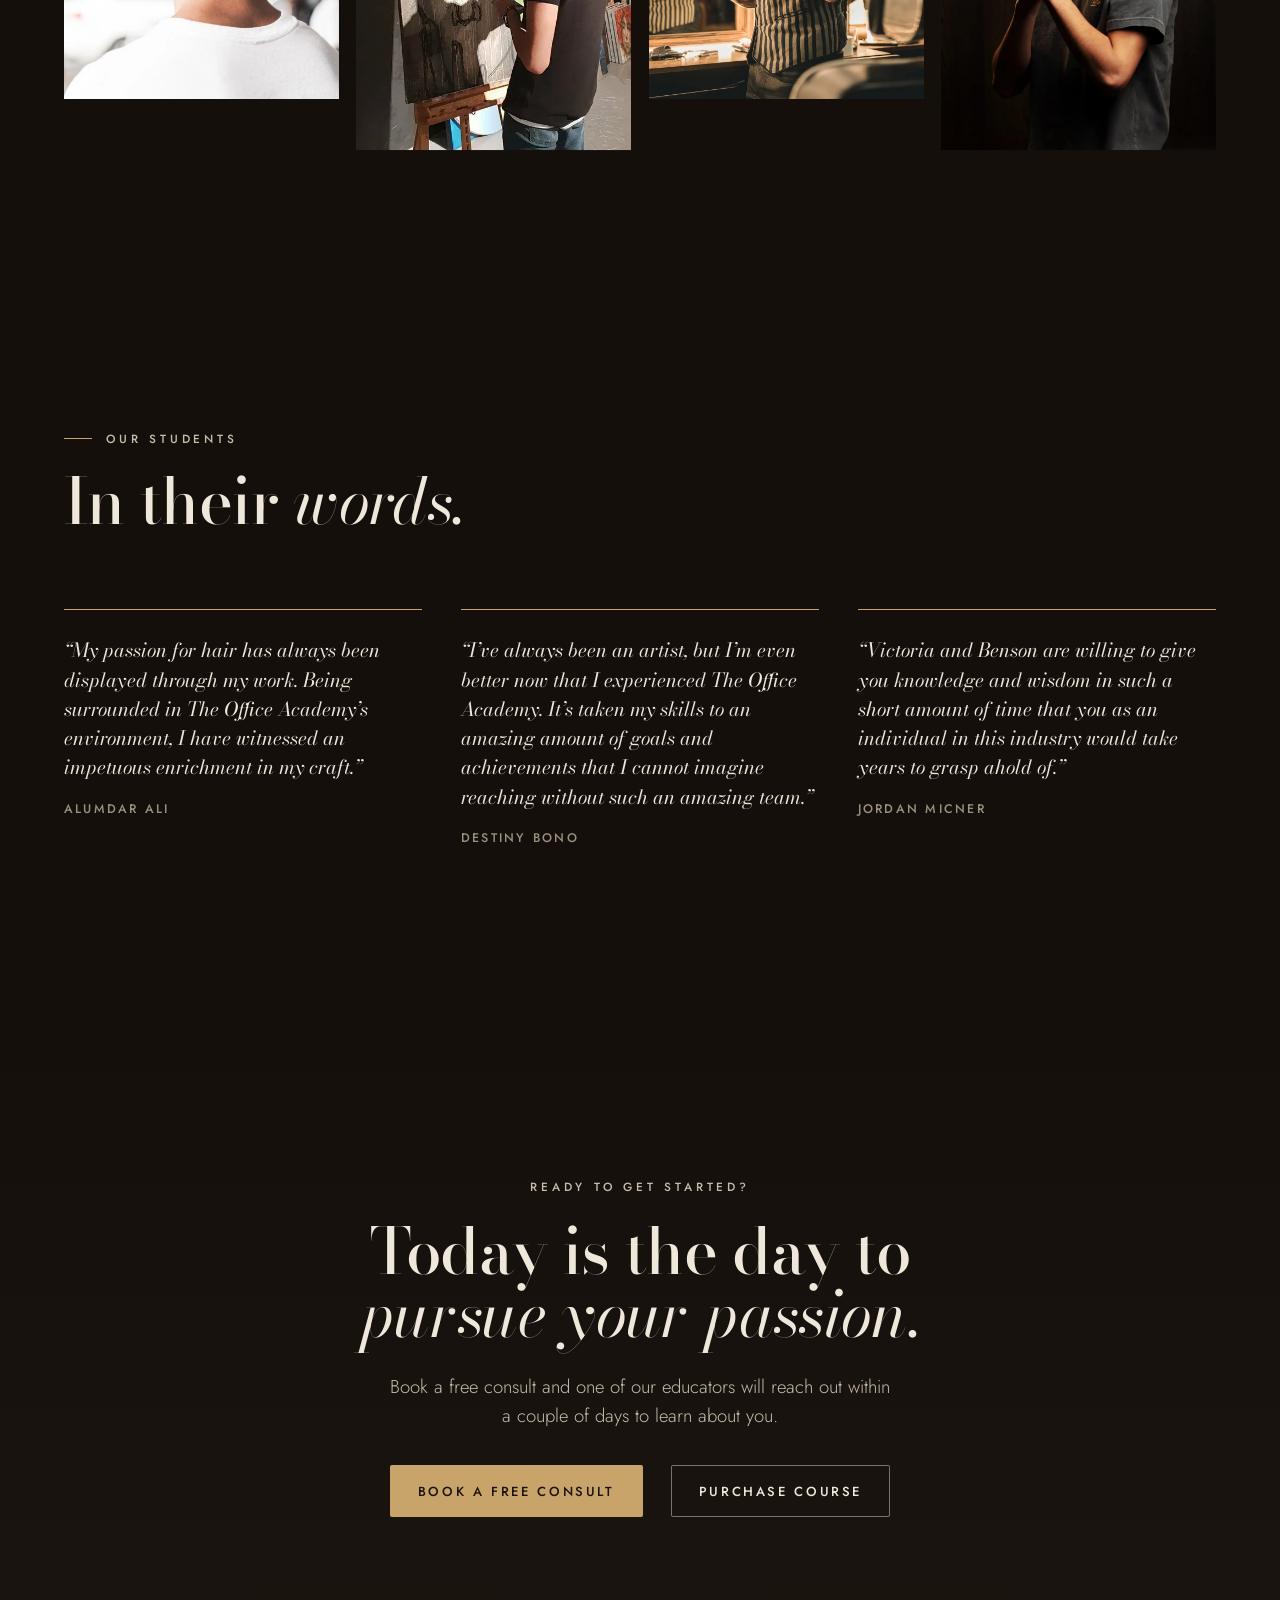
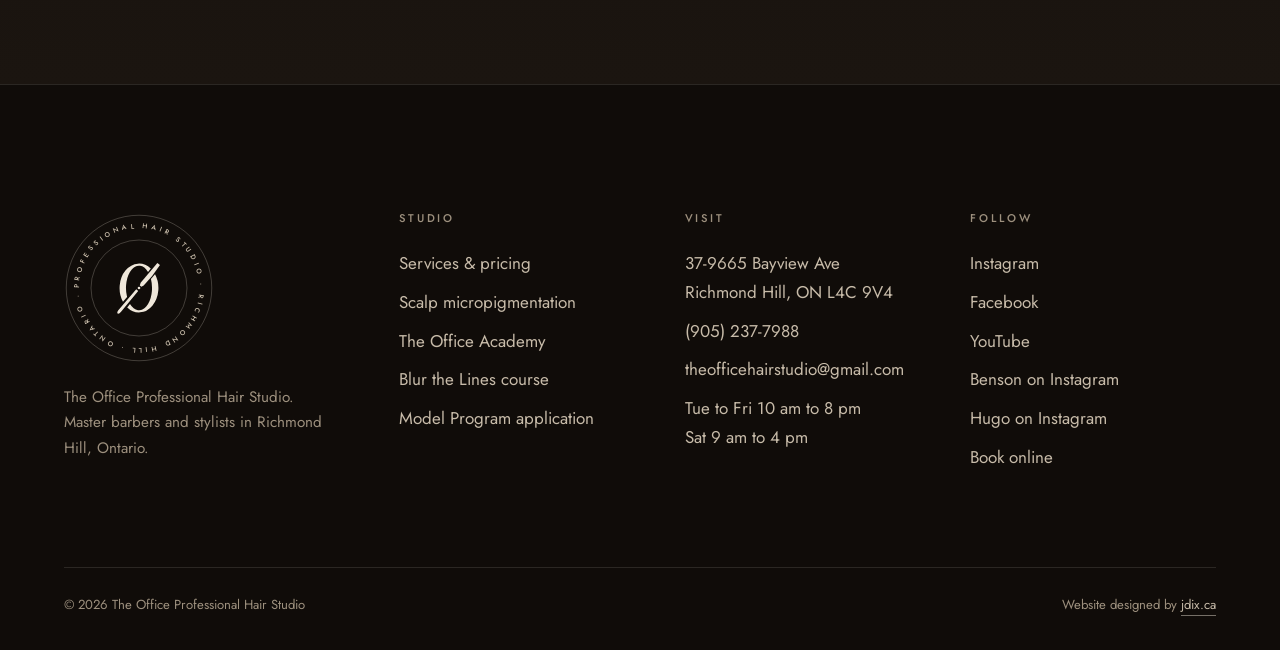
<file: education/index.html>
<!doctype html>
<html lang="en-CA"><head><meta charset="utf-8"><title>Education | The Office</title>
<meta name="robots" content="noindex"><link rel="canonical" href="https://jdix22.github.io/the-office/academy/">
<meta http-equiv="refresh" content="0; url=../academy/"><script>location.replace('../academy/')</script>
<style>body{background:#140f0b;color:#efe7da;font:16px/1.6 system-ui,sans-serif;display:grid;place-items:center;min-height:100vh;margin:0}a{color:#c9a46a}</style></head>
<body><p>Education has moved. <a href="../academy/">Continue to the new page</a>.</p></body></html>
</file>
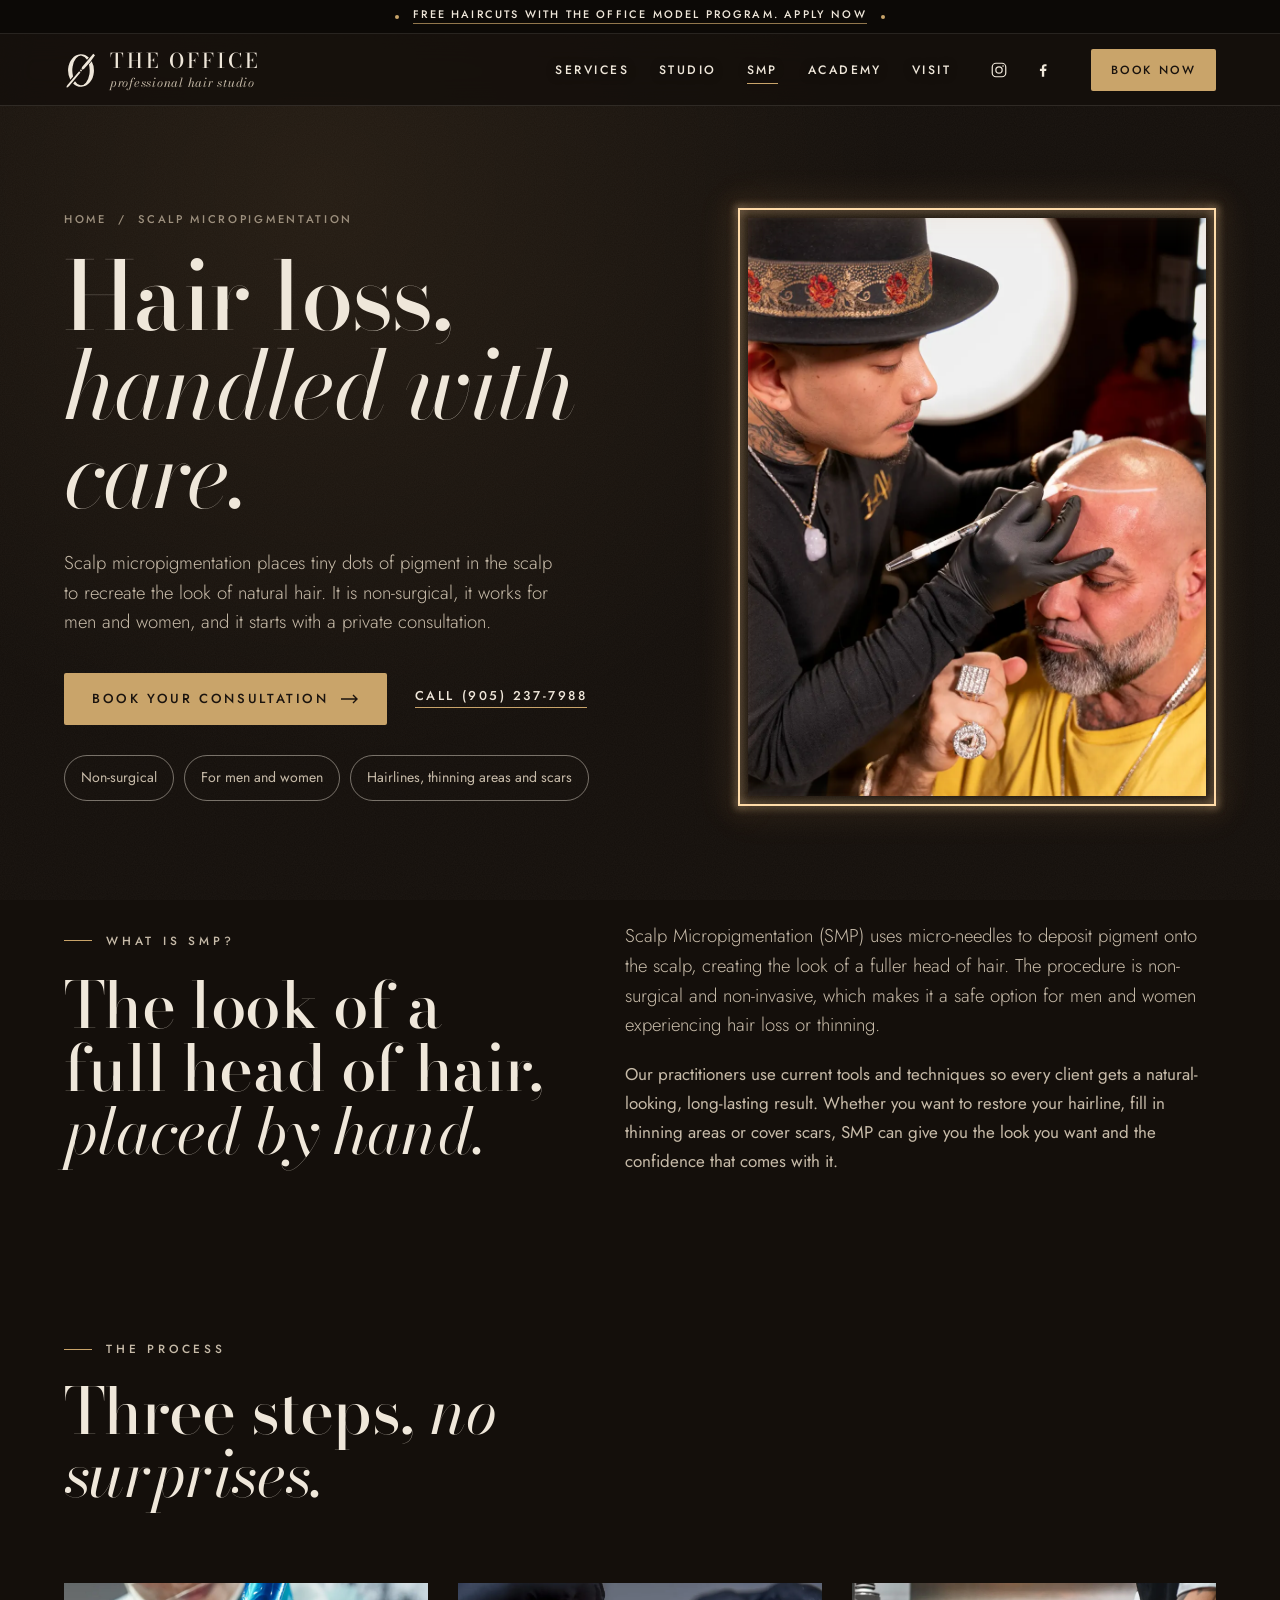
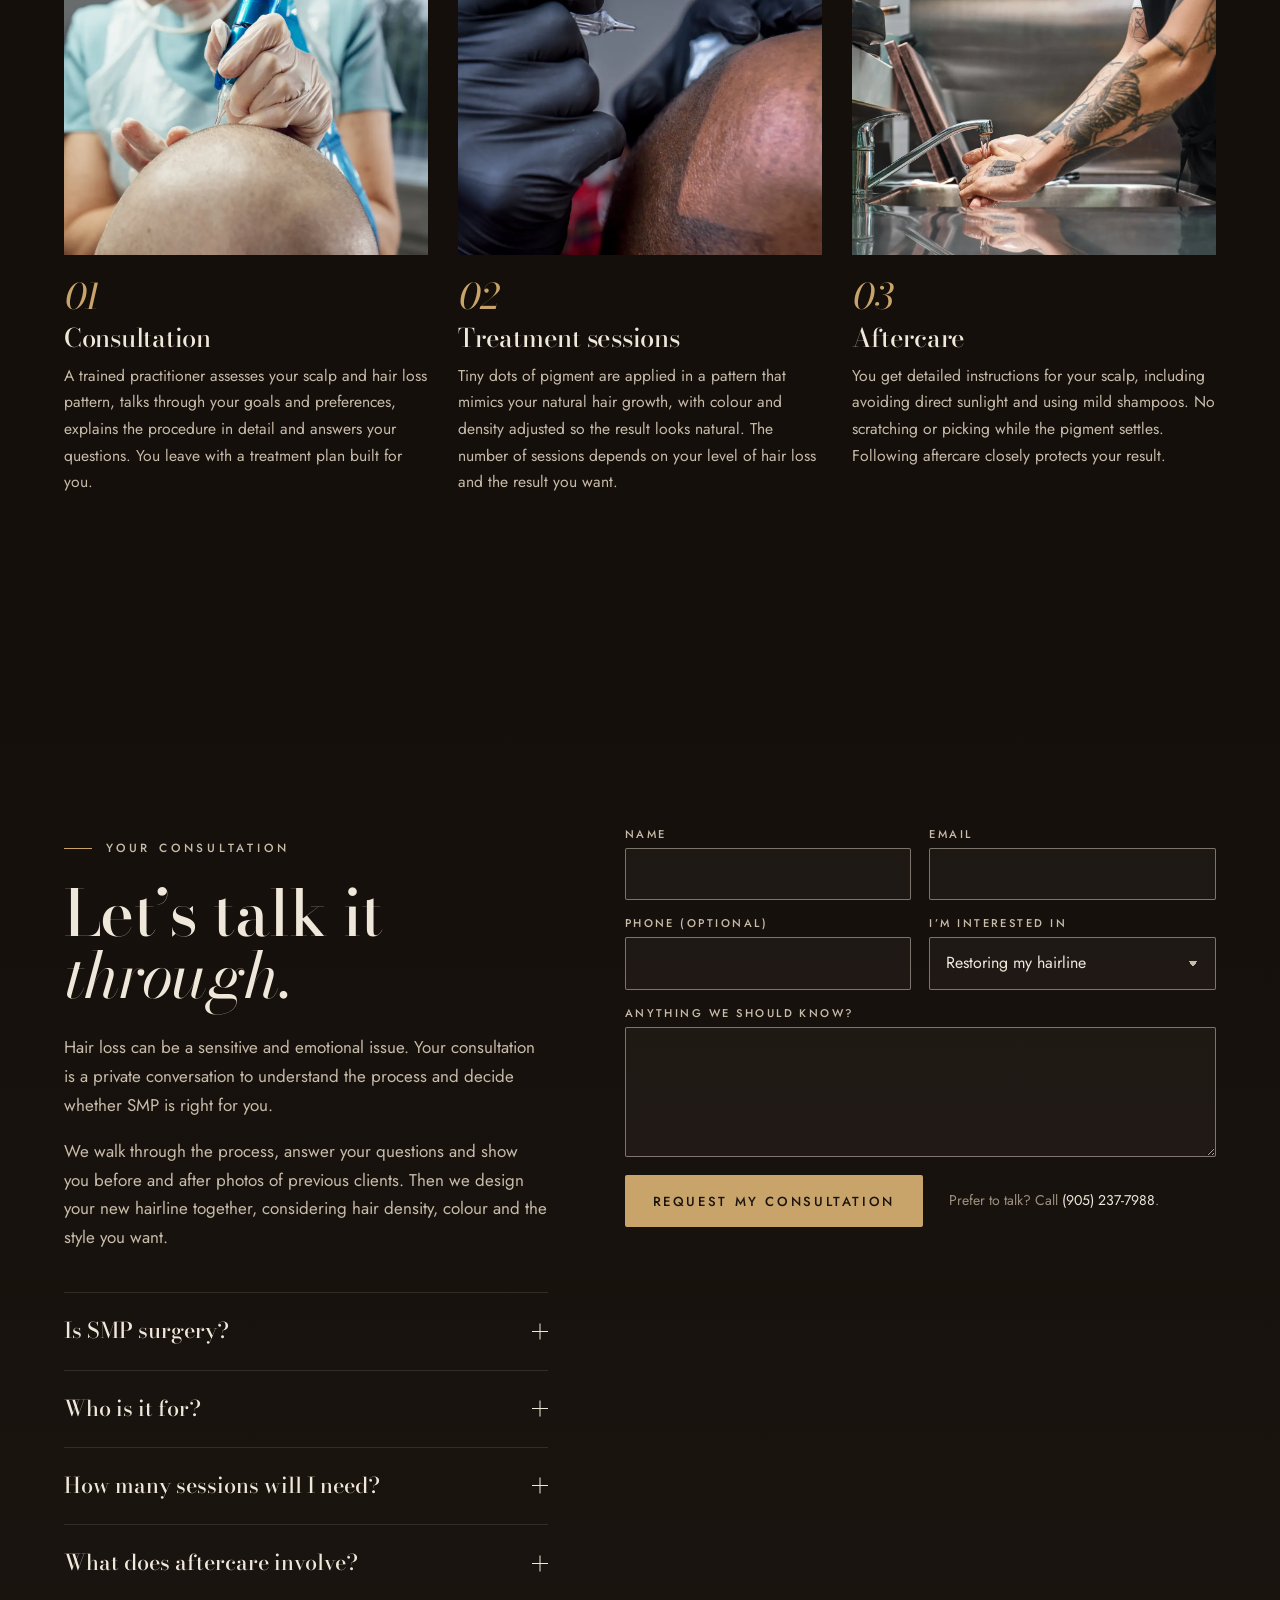
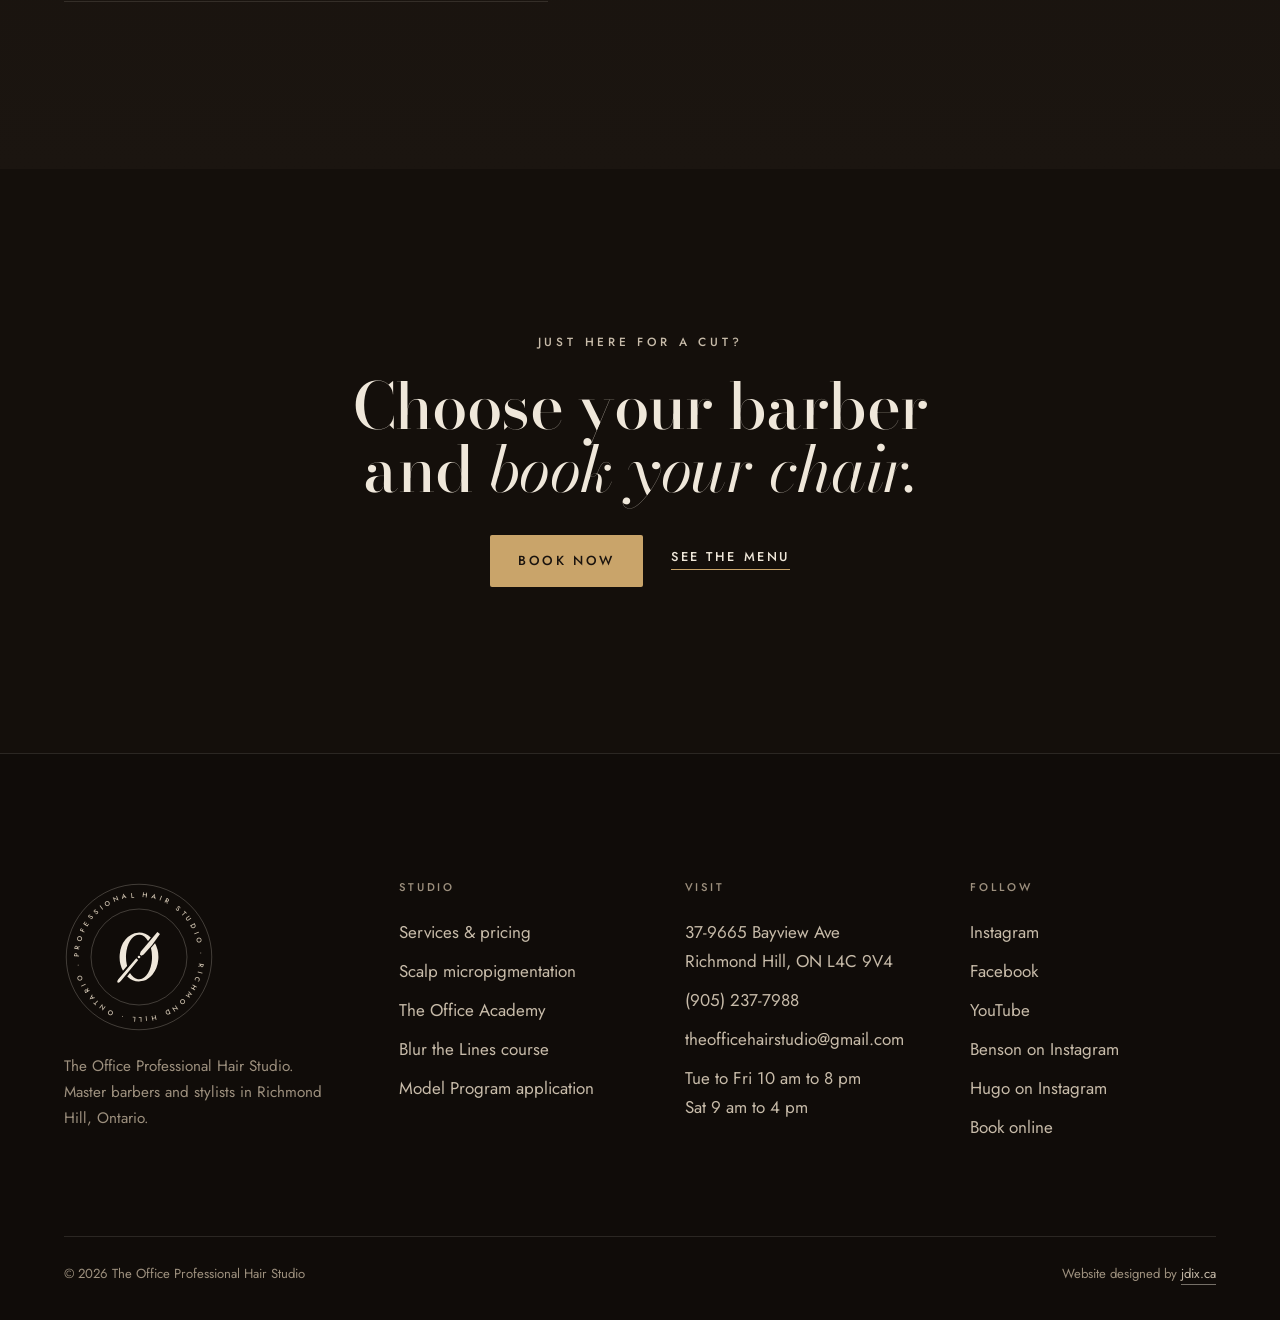
<file: smp/index.html>
<!doctype html>
<html lang="en-CA">
<head>
<meta charset="utf-8">
<meta name="viewport" content="width=device-width,initial-scale=1,viewport-fit=cover">
<title>Scalp Micropigmentation (SMP) | The Office, Richmond Hill</title>
<meta name="description" content="Non-surgical scalp micropigmentation at The Office Professional Hair Studio in Richmond Hill. Restore a hairline, fill thinning areas or cover scars. Book a consultation.">
<meta name="theme-color" content="#140f0b">
<link rel="canonical" href="https://jdix22.github.io/the-office/smp/">
<meta property="og:type" content="website">
<meta property="og:title" content="Scalp Micropigmentation (SMP) | The Office, Richmond Hill">
<meta property="og:description" content="Non-surgical scalp micropigmentation at The Office Professional Hair Studio in Richmond Hill. Restore a hairline, fill thinning areas or cover scars. Book a consultation.">
<meta property="og:url" content="https://jdix22.github.io/the-office/smp/">
<meta property="og:image" content="https://jdix22.github.io/the-office/assets/img/og.jpg">
<meta name="twitter:card" content="summary_large_image">
<link rel="icon" href="../assets/favicon.svg" type="image/svg+xml">
<link rel="preconnect" href="https://fonts.googleapis.com">
<link rel="preconnect" href="https://fonts.gstatic.com" crossorigin>
<link href="https://fonts.googleapis.com/css2?family=Bodoni+Moda:ital,opsz,wght@0,6..96,400..600;1,6..96,400..500&family=Jost:wght@300..500&display=swap" rel="stylesheet">
<link rel="stylesheet" href="../assets/site.css">
<script>(function(){var d=document.documentElement;d.classList.add('js');if(!matchMedia('(prefers-reduced-motion: reduce)').matches)d.classList.add('motion')})()</script>
</head>
<body>
<svg width="0" height="0" style="position:absolute" aria-hidden="true">
  <symbol id="m" viewBox="14 10 92 100"><path d="M88.91 35.19A35 44 0 0 1 38.75 94.97L43.74 89.02A23.5 40.2 0 0 0 81.55 43.96ZM31.09 84.81A35 44 0 0 1 81.25 25.03L76.26 30.98A23.5 40.2 0 0 0 38.45 76.04Z"/><path d="M55.02 62.35L23.86 98.86Q19.36 104.23 21.43 105.96Q23.5 107.7 28 102.34L58.55 65.31Z"/><path d="M61.44 55.33L62.95 50.73L93.16 14.72L97.83 18.64Q85.5 38.32 68.47 55.36L64.35 57.77Z"/><circle cx="60" cy="60" r="2.4"/></symbol>
  <symbol id="i-ig" viewBox="0 0 24 24"><rect x="3" y="3" width="18" height="18" rx="5" fill="none" stroke="currentColor" stroke-width="1.6"/><circle cx="12" cy="12" r="4.2" fill="none" stroke="currentColor" stroke-width="1.6"/><circle cx="17.4" cy="6.6" r="1.1" fill="currentColor"/></symbol>
  <symbol id="i-fb" viewBox="0 0 24 24"><path d="M13.6 21v-7.6h2.6l.4-3h-3V8.5c0-.9.3-1.5 1.5-1.5h1.6V4.3c-.3 0-1.2-.1-2.3-.1-2.3 0-3.9 1.4-3.9 4v2.2H7.9v3h2.6V21z" fill="currentColor"/></symbol>
  <symbol id="i-phone" viewBox="0 0 24 24"><path d="M6.6 3.5h3l1.4 4.2-2 1.4a12 12 0 0 0 5.9 5.9l1.4-2 4.2 1.4v3c0 1.1-.9 2-2 2A16.6 16.6 0 0 1 4.6 5.5c0-1.1.9-2 2-2z" fill="none" stroke="currentColor" stroke-width="1.5" stroke-linejoin="round"/></symbol>
  <symbol id="i-mail" viewBox="0 0 24 24"><rect x="3" y="5" width="18" height="14" rx="1.5" fill="none" stroke="currentColor" stroke-width="1.5"/><path d="m3.5 6 8.5 7 8.5-7" fill="none" stroke="currentColor" stroke-width="1.5"/></symbol>
  <symbol id="i-pin" viewBox="0 0 24 24"><path d="M12 21s-6.5-6.2-6.5-11.2a6.5 6.5 0 0 1 13 0C18.5 14.8 12 21 12 21z" fill="none" stroke="currentColor" stroke-width="1.5"/><circle cx="12" cy="9.8" r="2.3" fill="none" stroke="currentColor" stroke-width="1.5"/></symbol>
  <symbol id="i-star" viewBox="0 0 24 24"><path d="m12 3.5 2.6 5.4 5.9.8-4.3 4.1 1 5.8L12 16.8l-5.2 2.8 1-5.8-4.3-4.1 5.9-.8z" fill="none" stroke="currentColor" stroke-width="1.5" stroke-linejoin="round"/></symbol>
  <symbol id="i-play" viewBox="0 0 24 24"><path d="M7 4.5v15l12-7.5z"/></symbol>
  <symbol id="i-reel" viewBox="0 0 24 24"><path d="M8 5.5v13l10.5-6.5z"/></symbol>
  <symbol id="i-stack" viewBox="0 0 24 24"><path d="M7 3h11a3 3 0 0 1 3 3v11h-2V6a1 1 0 0 0-1-1H7z"/><rect x="3" y="7" width="14" height="14" rx="2"/></symbol>
  <symbol id="i-x" viewBox="0 0 24 24"><path d="M5 5l14 14M19 5 5 19" fill="none" stroke-width="1.6"/></symbol>
</svg>
<div class="env" aria-hidden="true"></div>
<a class="skip" href="#main">Skip to content</a>

<header class="hdr" id="hdr">
  <div class="announce"><span class="dot"></span><a href="https://form.jotform.com/223088148986066" target="_blank" rel="noopener">Free haircuts<span class="long">&nbsp;with The Office Model Program</span>. Apply now</a><span class="dot"></span></div>
  <nav class="nav" aria-label="Main">
    <a class="brand" href="../" aria-label="The Office Professional Hair Studio, home"><svg class="mark" aria-hidden="true"><use href="#m"/></svg><span class="brand-txt"><span class="brand-name">THE OFFICE</span><span class="brand-sub">professional hair studio</span></span></a>
    <div class="nav-links">
      <a href="../#services">Services</a>
      <a href="../#studio">Studio</a>
      <a href="../smp/" aria-current="page">SMP</a>
      <a href="../academy/">Academy</a>
      <a href="../#visit">Visit</a>
    </div>
    <div class="nav-social">
      <a class="icon-btn" href="https://www.instagram.com/theofficehairstudio/?hl=en" target="_blank" rel="noopener" aria-label="The Office on Instagram"><svg aria-hidden="true"><use href="#i-ig"/></svg></a>
      <a class="icon-btn" href="https://www.facebook.com/theofficehairstudio/" target="_blank" rel="noopener" aria-label="The Office on Facebook"><svg aria-hidden="true"><use href="#i-fb"/></svg></a>
    </div>
    <a class="btn btn-sm" href="https://book.theofficebooking.com/" data-book="">Book now</a>
    <button class="menu-btn" type="button" aria-label="Open menu" aria-expanded="false" aria-controls="drawer"><span></span></button>
  </nav>
</header>
<div class="drawer" id="drawer">
  <a class="dl" href="../#services">Services</a>
  <a class="dl" href="../#studio">The Studio</a>
  <a class="dl" href="../smp/" aria-current="page">Scalp Micropigmentation</a>
  <a class="dl" href="../academy/">Academy</a>
  <a class="dl" href="../#visit">Visit</a>
  <div class="drawer-foot">
    <a class="btn" href="https://book.theofficebooking.com/" data-book="">Book now</a>
    <a class="icon-btn" href="https://www.instagram.com/theofficehairstudio/?hl=en" target="_blank" rel="noopener" aria-label="Instagram"><svg aria-hidden="true"><use href="#i-ig"/></svg></a>
    <a class="icon-btn" href="https://www.facebook.com/theofficehairstudio/" target="_blank" rel="noopener" aria-label="Facebook"><svg aria-hidden="true"><use href="#i-fb"/></svg></a>
    <a href="tel:+19052377988">(905) 237-7988</a>
  </div>
</div>

<main id="main" tabindex="-1">
  <section class="page-hero">
    <div class="wrap page-hero-grid">
      <div data-reveal>
        <p class="crumbs"><a href="../">Home</a>&nbsp; / &nbsp;Scalp Micropigmentation</p>
        <h1 class="h-xl">Hair loss, <em>handled with care.</em></h1>
        <p class="lede">Scalp micropigmentation places tiny dots of pigment in the scalp to recreate the look of natural hair. It is non-surgical, it works for men and women, and it starts with a private consultation.</p>
        <div class="cta-row">
          <a class="btn" href="#consult">Book your consultation<svg class="arr" viewBox="0 0 18 10" aria-hidden="true"><path d="M0 5h16M12 1l4 4-4 4" fill="none" stroke="currentColor" stroke-width="1.4"/></svg></a>
          <a class="link" href="tel:+19052377988">Call (905) 237-7988</a>
        </div>
        <ul class="chips"><li>Non-surgical</li><li>For men and women</li><li>Hairlines, thinning areas and scars</li></ul>
      </div>
      <figure class="lit" style="margin:0" data-reveal>
        <img src="../assets/img/smp-benson.webp" alt="Benson Hedges performing scalp micropigmentation on a client" width="1000" height="1778" fetchpriority="high">
        <i class="strip s-t"></i><i class="strip s-r"></i><i class="strip s-b"></i><i class="strip s-l"></i>
      </figure>
    </div>
  </section>

  <section class="sec" id="what" style="padding-top:0">
    <div class="wrap split">
      <div data-reveal>
        <p class="kicker">What is SMP?</p>
        <h2 class="h-l" style="margin-top:24px">The look of a full head of hair, <em>placed by hand.</em></h2>
      </div>
      <div data-reveal>
        <p class="lede" style="max-width:56ch">Scalp Micropigmentation (SMP) uses micro-needles to deposit pigment onto the scalp, creating the look of a fuller head of hair. The procedure is non-surgical and non-invasive, which makes it a safe option for men and women experiencing hair loss or thinning.</p>
        <p class="body" style="margin-top:1.2em">Our practitioners use current tools and techniques so every client gets a natural-looking, long-lasting result. Whether you want to restore your hairline, fill in thinning areas or cover scars, SMP can give you the look you want and the confidence that comes with it.</p>
      </div>
    </div>
  </section>

  <section class="sec" id="process" style="padding-top:0">
    <div class="wrap">
      <div class="sec-head" data-reveal>
        <p class="kicker">The process</p>
        <h2 class="h-l">Three steps, <em>no surprises.</em></h2>
      </div>
      <div class="process" data-stagger>
        <article>
          <figure><img src="../assets/img/smp-artist.webp" alt="A practitioner examining a client&rsquo;s scalp up close" width="1000" height="1500" loading="lazy"></figure>
          <span class="n">01</span><h3>Consultation</h3>
          <p>A trained practitioner assesses your scalp and hair loss pattern, talks through your goals and preferences, explains the procedure in detail and answers your questions. You leave with a treatment plan built for you.</p>
        </article>
        <article>
          <figure><img src="../assets/img/smp-needle.webp" alt="A gloved hand applying pigment to the scalp with a micro-needle" width="1400" height="935" loading="lazy"></figure>
          <span class="n">02</span><h3>Treatment sessions</h3>
          <p>Tiny dots of pigment are applied in a pattern that mimics your natural hair growth, with colour and density adjusted so the result looks natural. The number of sessions depends on your level of hair loss and the result you want.</p>
        </article>
        <article>
          <figure><img src="../assets/img/smp-wash.webp" alt="Hands being washed at a stainless steel sink" width="1400" height="868" loading="lazy"></figure>
          <span class="n">03</span><h3>Aftercare</h3>
          <p>You get detailed instructions for your scalp, including avoiding direct sunlight and using mild shampoos. No scratching or picking while the pigment settles. Following aftercare closely protects your result.</p>
        </article>
      </div>
    </div>
  </section>

  <section class="sec smp-sec" id="consult">
    <div class="wrap split">
      <div data-reveal>
        <p class="kicker">Your consultation</p>
        <h2 class="h-l" style="margin:24px 0 26px">Let&rsquo;s talk it <em>through.</em></h2>
        <p class="body">Hair loss can be a sensitive and emotional issue. Your consultation is a private conversation to understand the process and decide whether SMP is right for you.</p>
        <p class="body">We walk through the process, answer your questions and show you before and after photos of previous clients. Then we design your new hairline together, considering hair density, colour and the style you want.</p>
        <div class="faq" style="margin-top:40px">
          <details><summary>Is SMP surgery?<i></i></summary><p>No. SMP is non-surgical and non-invasive. Pigment is placed in the scalp with micro-needles.</p></details>
          <details><summary>Who is it for?<i></i></summary><p>Men and women experiencing hair loss or thinning, and anyone who wants to restore a hairline, fill in thinning areas or cover scars.</p></details>
          <details><summary>How many sessions will I need?<i></i></summary><p>It depends on your level of hair loss and the result you want. Your practitioner sets out the plan at your consultation.</p></details>
          <details><summary>What does aftercare involve?<i></i></summary><p>Avoid direct sunlight, use a mild shampoo, and do not scratch or pick at your scalp while the pigment settles. You get detailed instructions to follow.</p></details>
        </div>
      </div>
      <form class="form" data-mailform data-subject="SMP consultation request" data-reveal>
        <div class="field"><label for="f-name">Name</label><input id="f-name" name="Name" required autocomplete="name"></div>
        <div class="field"><label for="f-email">Email</label><input id="f-email" name="Email" type="email" required autocomplete="email"></div>
        <div class="field"><label for="f-phone">Phone (optional)</label><input id="f-phone" name="Phone" type="tel" autocomplete="tel"></div>
        <div class="field"><label for="f-goal">I&rsquo;m interested in</label><select id="f-goal" name="Interested in"><option>Restoring my hairline</option><option>Filling in thinning areas</option><option>Covering a scar</option><option>A full, closely shaved look</option><option>Not sure yet</option></select></div>
        <div class="field full"><label for="f-msg">Anything we should know?</label><textarea id="f-msg" name="Message"></textarea></div>
        <div class="form-foot full"><button class="btn" type="submit">Request my consultation</button><p>Prefer to talk? Call <a href="tel:+19052377988" style="color:var(--ivory)">(905) 237-7988</a>.</p></div>
        <div class="form-ok full" tabindex="-1" role="status"><b>Thank you.</b>Your email app should now open with your request addressed to theofficehairstudio@gmail.com. Press send and we will be in touch. If nothing opened, email us directly or call (905) 237-7988.</div>
      </form>
    </div>
  </section>

  <section class="sec">
    <div class="wrap cta-band" data-reveal>
      <p class="kicker plain">Just here for a cut?</p>
      <h2 class="h-l">Choose your barber and <em>book your chair.</em></h2>
      <div class="cta-row" style="justify-content:center;margin-top:8px">
        <a class="btn" href="https://book.theofficebooking.com/" data-book="">Book now</a>
        <a class="link" href="../#services">See the menu</a>
      </div>
    </div>
  </section>
</main>

<footer class="ftr">
  <div class="wrap">
    <div class="ftr-grid">
      <div class="ftr-brand">
        <svg class="emblem" viewBox="0 0 200 200" role="img" aria-label="The Office Professional Hair Studio emblem">
          <defs><path id="circ" d="M100 100m-80 0a80 80 0 1 1 160 0a80 80 0 1 1-160 0"/></defs>
          <circle cx="100" cy="100" r="97" fill="none" stroke="currentColor" stroke-opacity=".3"/>
          <circle cx="100" cy="100" r="64" fill="none" stroke="currentColor" stroke-opacity=".3"/>
          <text><textPath href="#circ" textLength="496" lengthAdjust="spacing">PROFESSIONAL HAIR STUDIO &#183; RICHMOND HILL &#183; ONTARIO &#183;</textPath></text>
          <use href="#m" x="66" y="62" width="68" height="76" fill="currentColor"/>
        </svg>
        <p>The Office Professional Hair Studio. Master barbers and stylists in Richmond Hill, Ontario.</p>
      </div>
      <div>
        <h4>Studio</h4>
        <ul>
          <li><a href="../#services">Services &amp; pricing</a></li>
          <li><a href="../smp/">Scalp micropigmentation</a></li>
          <li><a href="../academy/">The Office Academy</a></li>
          <li><a href="../academy/#blur-the-lines">Blur the Lines course</a></li>
          <li><a href="https://form.jotform.com/223088148986066" target="_blank" rel="noopener">Model Program application</a></li>
        </ul>
      </div>
      <div>
        <h4>Visit</h4>
        <ul>
          <li>37-9665 Bayview Ave<br>Richmond Hill, ON L4C 9V4</li>
          <li><a href="tel:+19052377988">(905) 237-7988</a></li>
          <li><a href="mailto:theofficehairstudio@gmail.com">theofficehairstudio@gmail.com</a></li>
          <li>Tue to Fri 10 am to 8 pm<br>Sat 9 am to 4 pm</li>
        </ul>
      </div>
      <div>
        <h4>Follow</h4>
        <ul>
          <li><a href="https://www.instagram.com/theofficehairstudio/?hl=en" target="_blank" rel="noopener">Instagram</a></li>
          <li><a href="https://www.facebook.com/theofficehairstudio/" target="_blank" rel="noopener">Facebook</a></li>
          <li><a href="https://www.youtube.com/@theofficehairstudio" target="_blank" rel="noopener">YouTube</a></li>
          <li><a href="https://www.instagram.com/bens0n_hedges/?hl=en" target="_blank" rel="noopener">Benson on Instagram</a></li>
          <li><a href="https://www.instagram.com/boss1shugo/?hl=en" target="_blank" rel="noopener">Hugo on Instagram</a></li>
          <li><a href="https://book.theofficebooking.com/" data-book="">Book online</a></li>
        </ul>
      </div>
    </div>
    <div class="ftr-bottom">
      <span>&copy; <span data-year>2026</span> The Office Professional Hair Studio</span>
      <span class="credit">Website designed by <a href="https://jdix.ca" target="_blank" rel="noopener">jdix.ca</a></span>
    </div>
  </div>
</footer>

<div class="bookbar" id="bookbar">
  <a class="btn" href="https://book.theofficebooking.com/" data-book="">Book your chair</a>
  <a class="call" href="tel:+19052377988" aria-label="Call The Office"><svg aria-hidden="true"><use href="#i-phone"/></svg></a>
</div>

<dialog class="book-dlg" id="book" aria-labelledby="book-title">
  <div class="dlg-head">
    <svg class="mark" aria-hidden="true"><use href="#m"/></svg>
    <div><b id="book-title">Book at The Office</b><span data-book-who>All barbers</span></div>
    <button class="x" type="button" data-close aria-label="Close booking"><svg aria-hidden="true"><use href="#i-x"/></svg></button>
  </div>
  <div class="dlg-body">
    <div class="dlg-load"><svg class="mark" aria-hidden="true"><use href="#m"/></svg>Opening the appointment book</div>
  </div>
  <div class="dlg-foot">
    <span>Secure booking by Square</span>
    <a href="https://book.theofficebooking.com/" target="_blank" rel="noopener" data-book-ext>Open booking in a new tab</a>
  </div>
</dialog>

<script src="../assets/site.js" defer></script>
</body>
</html>
</file>
<file: assets/site.css>
/* The Office Professional Hair Studio
   Walnut, leather, lamplight. One stylesheet for every page. */

:root{
  --walnut:#140f0b;
  --walnut-2:#1b1510;
  --walnut-3:#261d16;
  --ivory:#efe7da;
  --ivory-2:#c7bba9;
  --ivory-3:#9d907e;
  --brass:#c9a46a;
  --brass-hi:#dcbc85;
  --lamp:#ffdcaa;
  --paper:#ece3d3;
  --paper-2:#e2d7c4;
  --ink:#1a130e;
  --ink-2:#5b4a3b;
  --ink-3:#7a6754;
  --line:rgba(239,231,218,.12);
  --line-strong:rgba(239,231,218,.45);
  --ink-line:rgba(26,19,14,.16);

  --serif:"Bodoni Moda",Didot,"Bodoni 72","Times New Roman",serif;
  --sans:"Jost","Futura","Century Gothic",system-ui,sans-serif;

  --ease:cubic-bezier(.22,.61,.36,1);
  --ease-out:cubic-bezier(.16,1,.3,1);
  --pad:clamp(20px,5vw,64px);
  --max:1320px;
  --hdr:72px;
  --announce:34px;
  --tshadow:0 1px 2px rgba(8,5,3,.9),0 3px 14px rgba(8,5,3,.7),0 12px 48px rgba(8,5,3,.75);
}

*,*::before,*::after{box-sizing:border-box}
html{overflow-x:hidden;overflow-x:clip;-webkit-text-size-adjust:100%;scroll-padding-top:calc(var(--hdr) + 16px)}
body{margin:0;overflow-x:hidden;overflow-x:clip;background:var(--walnut);color:var(--ivory);font:400 17px/1.7 var(--sans);-webkit-font-smoothing:antialiased;text-rendering:optimizeLegibility;animation:pagein .9s var(--ease) both}
@keyframes pagein{from{opacity:0}to{opacity:1}}
img,svg,video,iframe{display:block;max-width:100%}
img{height:auto}
a{color:inherit;text-decoration:none}
button{font:inherit;color:inherit;background:none;border:0;cursor:pointer;padding:0}
h1,h2,h3,h4{margin:0;font-family:var(--serif);font-weight:500;letter-spacing:-.01em;line-height:1.02}
p{margin:0}
ul,ol{margin:0;padding:0;list-style:none}
em{font-style:italic}
::selection{background:var(--brass);color:var(--ink)}
:focus-visible{outline:2px solid var(--brass);outline-offset:3px;border-radius:2px}
.vh{position:absolute!important;width:1px;height:1px;padding:0;margin:-1px;overflow:hidden;clip:rect(0 0 0 0);white-space:nowrap;border:0}

/* the room: one fixed layer behind everything */
.env{position:fixed;inset:0;z-index:-1;pointer-events:none;overflow:hidden;background:var(--walnut)}
.env::before{content:"";position:absolute;width:90vmax;height:90vmax;left:-20vmax;top:-30vmax;border-radius:50%;background:radial-gradient(closest-side,rgba(255,196,120,.07),rgba(255,196,120,0));animation:drift 80s var(--ease) infinite alternate;animation-delay:-20s}
.env::after{content:"";position:absolute;inset:-50%;opacity:.07;background-image:url("data:image/svg+xml,%3Csvg xmlns='http://www.w3.org/2000/svg' width='160' height='160'%3E%3Cfilter id='n'%3E%3CfeTurbulence type='fractalNoise' baseFrequency='.9' numOctaves='2' stitchTiles='stitch'/%3E%3CfeColorMatrix values='0 0 0 0 1 0 0 0 0 .9 0 0 0 0 .8 0 0 0 .55 0'/%3E%3C/filter%3E%3Crect width='100%25' height='100%25' filter='url(%23n)'/%3E%3C/svg%3E")}
@keyframes drift{to{transform:translate(70vw,60vh)}}

.wrap{width:100%;max-width:var(--max);margin-inline:auto;padding-inline:var(--pad)}
.skip{position:fixed;left:16px;top:-60px;z-index:200;background:var(--ivory);color:var(--ink);padding:10px 16px;border-radius:4px;transition:top .3s var(--ease)}
.skip:focus{top:12px}

/* type */
.kicker{display:inline-flex;align-items:center;gap:14px;font:500 .74rem/1.2 var(--sans);letter-spacing:.32em;text-transform:uppercase;color:var(--ivory-2)}
.kicker::before{content:"";width:28px;height:1px;background:var(--brass)}
.kicker.plain::before{display:none}
.h-xl,.h-l,.h-m,.h-s{font-family:var(--serif);font-weight:500}
.h-xl{font-size:clamp(3rem,7.4vw,7.4rem);line-height:.94;letter-spacing:-.018em}
.h-l{font-size:clamp(2.4rem,5vw,4.6rem);line-height:.98}
.h-m{font-size:clamp(1.9rem,3.2vw,2.9rem);line-height:1.04}
.h-s{font-size:clamp(1.35rem,2vw,1.7rem);line-height:1.15}
.h-xl em,.h-l em,.h-m em,.h-s em{font-style:italic;font-weight:400}
.lede{font-size:clamp(1.08rem,1.45vw,1.3rem);line-height:1.6;font-weight:300;color:var(--ivory-2);max-width:46ch}
.body{color:var(--ivory-2);max-width:60ch}
.body+.body{margin-top:1em}
.meta{font:500 .78rem/1.4 var(--sans);letter-spacing:.18em;text-transform:uppercase;color:var(--ivory-3)}

/* buttons */
.btn{--bg:var(--brass);--fg:var(--ink);position:relative;display:inline-flex;align-items:center;justify-content:center;gap:12px;min-height:52px;padding:0 28px;border-radius:2px;background:var(--bg);color:var(--fg);font:500 .82rem/1 var(--sans);letter-spacing:.2em;text-transform:uppercase;text-shadow:none;white-space:nowrap;overflow:hidden;isolation:isolate;transition:background .45s var(--ease),color .45s var(--ease),transform .45s var(--ease)}
.btn::after{content:"";position:absolute;inset:0;z-index:-1;background:var(--brass-hi);transform:translateX(-101%);transition:transform .55s var(--ease-out)}
.btn:hover::after{transform:none}
.btn:active{transform:translateY(1px)}
.btn .arr{width:18px;height:10px;transition:transform .45s var(--ease)}
.btn:hover .arr{transform:translateX(4px)}
.btn-ghost{--bg:transparent;--fg:var(--ivory);box-shadow:inset 0 0 0 1px var(--line-strong)}
.btn-ghost::after{background:rgba(239,231,218,.08)}
.btn-ink{--bg:var(--ink);--fg:var(--paper)}
.btn-ink::after{background:#33261c}
.btn-sm{min-height:42px;padding:0 20px;font-size:.74rem}
.link{display:inline-flex;align-items:center;gap:10px;font:500 .8rem/1 var(--sans);letter-spacing:.2em;text-transform:uppercase;color:var(--ivory);padding-bottom:6px;background:linear-gradient(var(--brass),var(--brass)) 0 100%/100% 1px no-repeat;transition:background-size .5s var(--ease),color .3s}
.link:hover{background-size:30% 1px}
.link .arr{width:16px;height:9px}

/* brand lockup */
.brand{display:inline-flex;align-items:center;gap:12px;color:var(--ivory)}
.mark{width:34px;height:auto;aspect-ratio:92/100;flex:none;fill:currentColor}
.brand-txt{display:flex;flex-direction:column;line-height:1}
.brand-name{font:500 1.28rem/1 var(--serif);letter-spacing:.14em;margin-right:-.14em}
.brand-sub{margin-top:5px;font:italic 400 .78rem/1 var(--serif);letter-spacing:.06em;color:var(--ivory-2)}

/* header */
.hdr{position:fixed;inset:0 0 auto;z-index:50;transform:translateY(0);transition:transform .5s var(--ease)}
.hdr.scrolled{transform:translateY(calc(var(--announce) * -1))}
.announce{display:flex;align-items:center;justify-content:center;gap:14px;height:var(--announce);padding:0 var(--pad);background:#0c0906;border-bottom:1px solid var(--line);color:var(--ivory);font:500 .68rem/1 var(--sans);letter-spacing:.2em;text-transform:uppercase;text-align:center;white-space:nowrap;overflow:hidden}
.announce a{display:inline-flex;align-items:center;border-bottom:1px solid rgba(201,164,106,.7);padding-bottom:3px;transition:color .3s}
.announce a:hover{color:var(--brass-hi)}
.announce .dot{width:4px;height:4px;border-radius:50%;background:var(--brass)}
.nav{position:relative;height:var(--hdr);display:flex;align-items:center;gap:28px;padding:0 var(--pad)}
.nav::before{content:"";position:absolute;inset:0;z-index:-1;background:rgba(20,15,11,.82);-webkit-backdrop-filter:blur(14px) saturate(1.2);backdrop-filter:blur(14px) saturate(1.2);border-bottom:1px solid var(--line);opacity:0;transition:opacity .5s var(--ease)}
.hdr.scrolled .nav::before,.hdr.solid .nav::before{opacity:1}
.nav .brand{margin-right:auto}
.nav-links{display:flex;gap:30px}
.nav-links a{position:relative;font:500 .76rem/1 var(--sans);letter-spacing:.2em;text-transform:uppercase;color:var(--ivory);padding:10px 0;text-shadow:0 1px 8px rgba(8,5,3,.6)}
.nav-links a::after{content:"";position:absolute;left:0;right:0;bottom:2px;height:1px;background:var(--brass);transform:scaleX(0);transform-origin:right;transition:transform .45s var(--ease)}
.nav-links a:hover::after,.nav-links a[aria-current="page"]::after{transform:scaleX(1);transform-origin:left}
.nav-social{display:flex;gap:4px}
.icon-btn{width:40px;height:40px;display:grid;place-items:center;border-radius:50%;color:var(--ivory);transition:background .3s var(--ease),color .3s}
.icon-btn:hover{background:rgba(239,231,218,.1);color:var(--brass-hi)}
.icon-btn svg{width:18px;height:18px}
.menu-btn{display:none;width:44px;height:44px;place-items:center}
.menu-btn span{display:block;width:22px;height:1.5px;background:var(--ivory);position:relative;transition:transform .4s var(--ease),background .3s}
.menu-btn span::before,.menu-btn span::after{content:"";position:absolute;left:0;width:22px;height:1.5px;background:var(--ivory);transition:transform .4s var(--ease)}
.menu-btn span::before{top:-7px}.menu-btn span::after{top:7px}
.menu-open .menu-btn span{background:transparent}
.menu-open .menu-btn span::before{transform:translateY(7px) rotate(45deg)}
.menu-open .menu-btn span::after{transform:translateY(-7px) rotate(-45deg)}
.drawer{position:fixed;inset:0;z-index:45;background:rgba(20,15,11,.97);padding:calc(var(--hdr) + var(--announce) + 24px) var(--pad) 40px;display:flex;flex-direction:column;gap:6px;opacity:0;visibility:hidden;transition:opacity .45s var(--ease),visibility 0s .45s}
.menu-open .drawer{opacity:1;visibility:visible;transition:opacity .45s var(--ease)}
.drawer a.dl{font:400 clamp(2rem,9vw,3rem)/1.25 var(--serif);border-bottom:1px solid var(--line);padding:10px 0;transform:translateY(16px);opacity:0;transition:transform .6s var(--ease-out),opacity .6s var(--ease)}
.menu-open .drawer a.dl{transform:none;opacity:1}
.menu-open .drawer a.dl:nth-child(2){transition-delay:.05s}.menu-open .drawer a.dl:nth-child(3){transition-delay:.1s}.menu-open .drawer a.dl:nth-child(4){transition-delay:.15s}.menu-open .drawer a.dl:nth-child(5){transition-delay:.2s}.menu-open .drawer a.dl:nth-child(6){transition-delay:.25s}
.drawer .drawer-foot{margin-top:auto;display:flex;flex-wrap:wrap;gap:12px 24px;align-items:center;color:var(--ivory-2)}

/* ============ HERO (home) ============ */
.hero{position:relative;height:360vh;height:360svh}
.stage{position:sticky;top:0;height:100vh;height:100svh;overflow:hidden;background:#0b0806}
.frame{--ar:1.4979;--fw:max(100vw,calc(100svh * 1.4979));position:absolute;width:var(--fw);height:calc(var(--fw) / 1.4979);left:calc((100vw - var(--fw)) * var(--fx,.5));top:calc((100svh - var(--fw) / 1.4979) * .5);transform-origin:63% 58%;will-change:transform}
.ly{position:absolute;inset:0;width:100%;height:100%;object-fit:cover}
.ly-lights{mix-blend-mode:screen;opacity:0}
.ly-full{opacity:0}
.traces{overflow:visible}
.traces path{fill:none;stroke-linecap:round;stroke-linejoin:round}
.traces .glow{stroke:#ffe2b4;stroke-width:16;opacity:0}
.traces .comet{stroke:#fff6e6;stroke-width:5;stroke-dasharray:70 1000;stroke-dashoffset:70;opacity:.95}
.shade{position:absolute;inset:0;pointer-events:none;background:
  linear-gradient(90deg,rgba(12,8,5,.84) 0%,rgba(12,8,5,.55) 30%,rgba(12,8,5,0) 62%),
  linear-gradient(0deg,rgba(12,8,5,.85) 0%,rgba(12,8,5,0) 42%),
  linear-gradient(180deg,rgba(12,8,5,.6) 0%,rgba(12,8,5,0) 22%)}
.band{position:absolute;left:0;right:0;bottom:clamp(76px,13svh,140px);padding-inline:var(--pad);max-width:calc(var(--max) + 2 * var(--pad));margin-inline:auto;text-shadow:var(--tshadow);will-change:opacity,transform}
.band .btn{text-shadow:none}
.band-1 .kicker{margin-bottom:26px}
.band-1 h1{max-width:9ch}
.band-1 .lede{margin-top:26px;color:var(--ivory);opacity:.9;max-width:40ch}
.cta-row{display:flex;flex-wrap:wrap;align-items:center;gap:16px 28px;margin-top:36px}
.band-2{opacity:0}
.band-2 .h-l{max-width:11ch}
.band-2 .lede{margin-top:24px;color:var(--ivory)}
.band .w{display:inline-block;will-change:transform,opacity}
.band-2 .w{--o:clamp(0,(var(--k,0) - var(--th,0)) * 3,1);opacity:var(--o);transform:translateY(calc((1 - var(--o)) * 34px))}
.frame.on .ly-lights{animation:switchon 2.2s linear .25s forwards}
@keyframes switchon{0%{opacity:0}9%{opacity:.7}13%{opacity:.08}21%{opacity:.85}27%{opacity:.3}40%{opacity:1}100%{opacity:1}}
.hero-foot{position:absolute;left:0;right:0;bottom:28px;display:flex;align-items:flex-end;justify-content:space-between;gap:20px;padding-inline:var(--pad);max-width:calc(var(--max) + 2 * var(--pad));margin-inline:auto;pointer-events:none}
.hero-foot>*{pointer-events:auto}
.cue{display:flex;align-items:center;gap:14px;font:500 .68rem/1 var(--sans);letter-spacing:.3em;text-transform:uppercase;color:var(--ivory-2);text-shadow:var(--tshadow)}
.cue i{position:relative;width:1px;height:44px;background:rgba(239,231,218,.25);overflow:hidden}
.cue i::after{content:"";position:absolute;left:0;top:-40%;width:1px;height:40%;background:var(--ivory);animation:cue 2.6s var(--ease) infinite}
@keyframes cue{to{top:110%}}
.status{display:inline-flex;align-items:center;gap:10px;padding:10px 16px;border-radius:40px;background:rgba(14,10,7,.55);border:1px solid rgba(239,231,218,.18);-webkit-backdrop-filter:blur(10px);backdrop-filter:blur(10px);font:500 .72rem/1.2 var(--sans);letter-spacing:.14em;text-transform:uppercase;color:var(--ivory)}
.status i{width:7px;height:7px;border-radius:50%;background:#8a7b69;flex:none}
.status.open i{background:#9fd39a;box-shadow:0 0 0 0 rgba(159,211,154,.6);animation:ping 3s var(--ease) infinite}
@keyframes ping{70%{box-shadow:0 0 0 8px rgba(159,211,154,0)}100%{box-shadow:0 0 0 0 rgba(159,211,154,0)}}

/* one-time arrival of the first band */
.motion .band-1 [data-in]{animation:rise 1.3s var(--ease-out) both;animation-delay:calc(.5s + var(--d) * .13s)}
@keyframes rise{from{opacity:0;transform:translateY(30px)}}

/* static hero: reduced motion, short landscape phones, or no JS */
html:not(.motion) .hero{height:auto}
html:not(.motion) .stage{position:relative;height:100vh;height:100svh;min-height:560px}
html:not(.motion) .ly-dim,html:not(.motion) .ly-lights,html:not(.motion) .traces{display:none}
html:not(.motion) .ly-full{opacity:1}
html:not(.motion) .band-2,html:not(.motion) .cue{display:none}
html:not(.motion) .frame{transform:none!important}
html:not(.motion) .studio{margin-top:0;background:none}


/* ============ section scaffolding ============ */
.sec{position:relative;padding-block:clamp(96px,13vw,180px)}
.sec-head{display:flex;flex-direction:column;gap:24px;margin-bottom:clamp(44px,6vw,80px)}
.sec-head .h-l{max-width:14ch}

/* the lit mirror frame (the signature motif) */
.lit{position:relative;padding:10px;isolation:isolate}
.lit>img,.lit>.lit-media{position:relative;z-index:1;width:100%;height:100%;object-fit:cover}
.lit .strip{position:absolute;z-index:2;background:var(--lamp);box-shadow:0 0 10px 1px rgba(255,214,160,.55),0 0 34px 4px rgba(255,190,120,.22);pointer-events:none;transition:transform 1.1s var(--ease-out)}
.lit .s-t{left:0;right:0;top:0;height:2px;transform:scaleX(0);transform-origin:left}
.lit .s-r{top:0;bottom:0;right:0;width:2px;transform:scaleY(0);transform-origin:top;transition-delay:.35s}
.lit .s-b{left:0;right:0;bottom:0;height:2px;transform:scaleX(0);transform-origin:right;transition-delay:.7s}
.lit .s-l{top:0;bottom:0;left:0;width:2px;transform:scaleY(0);transform-origin:bottom;transition-delay:1.05s}
.lit.in .strip{transform:none}
.lit::before{content:"";position:absolute;inset:-20px;z-index:-1;background:radial-gradient(closest-side,rgba(255,200,130,.16),rgba(255,200,130,0));opacity:0;transition:opacity 1.6s var(--ease) 1.1s}
.lit.in::before{opacity:1;animation:breathe 7s var(--ease) infinite alternate;animation-delay:-2s}
@keyframes breathe{from{opacity:.55}to{opacity:1}}
.lit.in.done .strip{transition-delay:0s}

/* reveals */
[data-reveal]{opacity:0;transform:translateY(28px);transition:opacity 1s var(--ease),transform 1.1s var(--ease-out)}
[data-reveal].in{opacity:1;transform:none}
[data-stagger]>*{opacity:0;transform:translateY(22px);transition:opacity .9s var(--ease),transform 1s var(--ease-out)}
[data-stagger].in>*{opacity:1;transform:none}
[data-stagger].in>*:nth-child(2){transition-delay:.09s}
[data-stagger].in>*:nth-child(3){transition-delay:.18s}
[data-stagger].in>*:nth-child(4){transition-delay:.27s}
[data-stagger].in>*:nth-child(5){transition-delay:.36s}
[data-stagger].in>*:nth-child(6){transition-delay:.45s}
[data-stagger].in>*:nth-child(n+7){transition-delay:.5s}
[data-stagger].in.settled>*:nth-child(n){transition-delay:0s}

/* ============ studio statement ============ */
.studio{margin-top:-100vh;margin-top:-100svh;z-index:2}
.studio-grid{display:grid;grid-template-columns:minmax(0,1.1fr) minmax(0,.9fr);gap:clamp(40px,7vw,120px);align-items:center}
.studio-copy .h-l{margin:26px 0 30px;max-width:12ch}
.facts{display:grid;grid-template-columns:1fr 1fr;gap:0;margin-top:52px;border-top:1px solid var(--line)}
.fact{padding:26px 24px 24px 0;border-bottom:1px solid var(--line)}
.fact:nth-child(odd){border-right:1px solid var(--line)}
.fact:nth-child(even){padding-left:28px}
.fact b{display:block;font:500 clamp(2rem,3.2vw,2.8rem)/1 var(--serif);color:var(--ivory)}
.fact b em{font-weight:400}
.fact span{display:block;margin-top:10px;font-size:.92rem;line-height:1.5;color:var(--ivory-3)}
.studio-portrait{position:relative}
.studio-portrait .lit{aspect-ratio:4/5}
.studio-portrait figcaption{display:flex;justify-content:space-between;align-items:baseline;gap:16px;margin-top:18px}
.studio-portrait figcaption b{font:italic 400 1.25rem/1.2 var(--serif)}
.studio-portrait figcaption a{font-size:.85rem;color:var(--ivory-3)}
.studio-portrait figcaption a:hover{color:var(--brass-hi)}

/* ============ the menu ============ */
.menu-sec{background:var(--walnut-2)}
.menu-sec::before{content:"";position:absolute;inset:0;pointer-events:none;background:radial-gradient(60% 50% at 80% 0%,rgba(255,200,130,.06),transparent 70%)}
.menu-top{display:flex;flex-wrap:wrap;align-items:flex-end;justify-content:space-between;gap:28px 60px;margin-bottom:48px}
.menu-top .lede{max-width:42ch}
.chairs{display:flex;gap:6px;margin-bottom:40px;overflow-x:auto;scrollbar-width:none;padding-bottom:4px;scroll-snap-type:x mandatory}
.chairs::-webkit-scrollbar{display:none}
.chair{position:relative;flex:1 0 auto;min-width:150px;display:flex;align-items:center;gap:14px;padding:14px 18px 14px 14px;border-radius:2px;text-align:left;scroll-snap-align:start;border:1px solid var(--line);transition:border-color .4s var(--ease),background .4s var(--ease)}
.chair:hover{border-color:var(--line-strong)}
.chair[aria-selected="true"]{background:var(--walnut-3);border-color:rgba(201,164,106,.55)}
.chair[aria-selected="true"]::after{content:"";position:absolute;left:14px;right:14px;bottom:-1px;height:2px;background:var(--lamp);box-shadow:0 0 12px rgba(255,210,150,.6)}
.chair .ph{width:46px;height:46px;border-radius:50%;overflow:hidden;flex:none;background:var(--walnut-3);display:grid;place-items:center;font:italic 400 1.2rem/1 var(--serif);color:var(--brass)}
.chair .ph img{width:100%;height:100%;object-fit:cover;filter:saturate(.85)}
.chair .nm{display:flex;flex-direction:column;gap:5px;line-height:1.1}
.chair .nm b{font:500 1.05rem/1.1 var(--serif);white-space:nowrap}
.chair .nm span{font:500 .64rem/1.2 var(--sans);letter-spacing:.18em;text-transform:uppercase;color:var(--ivory-3);white-space:nowrap}
.panels{position:relative}
.panel{display:grid;grid-template-columns:minmax(0,.78fr) minmax(0,1.22fr);gap:clamp(28px,4vw,64px);align-items:start}
.panel[hidden]{display:none}
.panel.enter .panel-photo,.panel.enter .card{animation:panelin .8s var(--ease-out) both}
.panel.enter .card{animation-delay:.08s}
.panel.enter .svc{animation:rowin .7s var(--ease-out) both;animation-delay:calc(.12s + var(--i,0) * .045s)}
@keyframes panelin{from{opacity:0;transform:translateY(18px)}}
@keyframes rowin{from{opacity:0;transform:translateY(10px)}}
.panel-photo{position:sticky;top:calc(var(--hdr) + 24px)}
.panel-photo .lit{aspect-ratio:4/5}
.panel-photo .mono{display:grid;place-items:center;align-content:center;gap:14px;background:linear-gradient(160deg,#2b2018,#16100c);text-align:center;padding:24px}
.panel-photo .mono b{font:italic 400 clamp(4rem,9vw,7rem)/1 var(--serif);color:var(--brass)}
.panel-photo .mono span{font:500 .72rem/1.3 var(--sans);letter-spacing:.28em;text-transform:uppercase;color:var(--ivory-2)}
.panel-ig{display:inline-flex;align-items:center;gap:8px;margin-top:16px;font-size:.88rem;color:var(--ivory-2)}
.panel-ig:hover{color:var(--brass-hi)}
.panel-ig svg{width:15px;height:15px}
.card{position:relative;background:var(--paper);color:var(--ink);padding:clamp(28px,4vw,56px);border-radius:2px;box-shadow:0 30px 80px -30px rgba(0,0,0,.7)}
.card::before{content:"";position:absolute;inset:10px;border:1px solid var(--ink-line);pointer-events:none}
.card-head{display:flex;flex-wrap:wrap;align-items:baseline;justify-content:space-between;gap:10px 24px;padding-bottom:22px;border-bottom:1px solid var(--ink-line)}
.card-head h3{font-size:clamp(1.9rem,3vw,2.6rem);line-height:1}
.card-head .role{font:500 .7rem/1.3 var(--sans);letter-spacing:.24em;text-transform:uppercase;color:var(--ink-2)}
.card-bio{margin-top:18px;color:var(--ink-2);font-size:.98rem;line-height:1.65;max-width:62ch}
.creds{display:flex;flex-wrap:wrap;gap:8px;margin-top:18px}
.creds li{font:500 .66rem/1 var(--sans);letter-spacing:.16em;text-transform:uppercase;padding:8px 11px;border:1px solid var(--ink-line);border-radius:30px;color:var(--ink-2)}
.svcs{margin-top:22px}
.svc{display:grid;grid-template-columns:minmax(0,1fr) auto;gap:4px 18px;padding:16px 0;border-bottom:1px dashed rgba(26,19,14,.2)}
.svc:last-child{border-bottom:0}
.svc-name{font:500 1.12rem/1.3 var(--serif);color:var(--ink)}
.svc-name small{display:block;margin-top:4px;font:400 .86rem/1.45 var(--sans);color:var(--ink-3)}
.svc-price{font:500 1.2rem/1.3 var(--serif);color:var(--ink);text-align:right;white-space:nowrap}
.svc-price small{display:block;font:500 .66rem/1.6 var(--sans);letter-spacing:.14em;text-transform:uppercase;color:var(--ink-3)}
.card-note{margin-top:18px;padding-top:16px;border-top:1px solid var(--ink-line);font-size:.84rem;line-height:1.55;color:var(--ink-2)}
.card-cta{display:flex;flex-wrap:wrap;align-items:center;gap:14px 26px;margin-top:28px}
.card-cta .alt{font-size:.88rem;color:var(--ink-2);border-bottom:1px solid var(--ink-line);padding-bottom:2px}
.card-cta .alt:hover{color:var(--ink)}
.menu-foot{margin-top:28px;font-size:.84rem;color:var(--ivory-3)}

/* ============ step inside (tour) ============ */
.tour-grid{display:grid;grid-template-columns:minmax(0,.62fr) minmax(0,1.38fr);gap:clamp(32px,5vw,80px);align-items:end}
.tour-copy .h-l{margin:24px 0 26px}
.tour-copy .lede{max-width:30ch}
.tour-media .lit{aspect-ratio:16/9}
.player{position:relative;width:100%;height:100%;overflow:hidden;background:#000}
.player img{width:100%;height:100%;object-fit:cover;transition:transform 1.4s var(--ease-out),opacity .5s}
.player:hover img{transform:scale(1.03)}
.player iframe{position:absolute;inset:0;width:100%;height:100%;border:0}
.play{position:absolute;inset:0;z-index:2;display:flex;align-items:flex-end;justify-content:flex-start;gap:18px;padding:clamp(18px,2.4vw,30px);background:linear-gradient(0deg,rgba(10,7,5,.7),rgba(10,7,5,0) 45%)}
.play span{position:relative;flex:none;width:76px;height:76px;border-radius:50%;display:grid;place-items:center;background:rgba(239,231,218,.12);border:1px solid rgba(239,231,218,.55);-webkit-backdrop-filter:blur(8px);backdrop-filter:blur(8px);transition:transform .5s var(--ease),background .4s}
.play span::before{content:"";position:absolute;inset:-10px;border-radius:50%;border:1px solid rgba(239,231,218,.25);animation:ring 3.2s var(--ease) infinite}
@keyframes ring{from{transform:scale(.9);opacity:1}to{transform:scale(1.35);opacity:0}}
.play svg{width:24px;height:24px;margin-left:4px;fill:var(--ivory)}
.play:hover span{transform:scale(1.06);background:rgba(201,164,106,.35)}
.play b{align-self:center;font:500 .72rem/1.3 var(--sans);letter-spacing:.24em;text-transform:uppercase;color:var(--ivory);text-align:left}
.tour-strip{display:grid;grid-template-columns:1.3fr 1fr 1fr;gap:clamp(12px,1.6vw,22px);margin-top:clamp(14px,1.6vw,22px)}
.tour-strip figure{margin:0;position:relative;overflow:hidden;aspect-ratio:4/3}
.tour-strip img{width:100%;height:100%;object-fit:cover;transform:scale(1.08);transition:transform 1.4s var(--ease-out)}
.tour-strip figure:hover img{transform:scale(1.12)}
.tour-strip figcaption{position:absolute;left:14px;bottom:12px;font:500 .66rem/1 var(--sans);letter-spacing:.22em;text-transform:uppercase;color:var(--ivory);text-shadow:0 1px 10px rgba(0,0,0,.8)}

/* ============ SMP ============ */
.smp-sec{background:linear-gradient(180deg,var(--walnut) 0%,var(--walnut-2) 100%)}
.smp-grid{display:grid;grid-template-columns:minmax(0,1fr) minmax(0,1fr);gap:clamp(40px,7vw,110px);align-items:center}
.smp-pics{position:relative;aspect-ratio:1/1.08}
.smp-pics .a{position:absolute;left:0;top:0;width:72%;aspect-ratio:4/5}
.smp-pics .b{position:absolute;right:0;bottom:0;width:52%;aspect-ratio:1/1;box-shadow:0 30px 60px -20px rgba(0,0,0,.8)}
.smp-pics img{width:100%;height:100%;object-fit:cover}
.smp-copy .h-l{margin:24px 0 26px;max-width:13ch}
.steps{margin-top:40px;counter-reset:s}
.steps li{position:relative;display:grid;grid-template-columns:64px 1fr;gap:6px 18px;padding:22px 0;border-top:1px solid var(--line)}
.steps li:last-child{border-bottom:1px solid var(--line)}
.steps li::before{counter-increment:s;content:"0" counter(s);grid-row:span 2;font:italic 400 2rem/1 var(--serif);color:var(--brass)}
.steps b{font:500 1.25rem/1.25 var(--serif)}
.steps p{color:var(--ivory-3);font-size:.98rem;line-height:1.6}
.smp-cta{display:flex;flex-wrap:wrap;gap:16px 28px;align-items:center;margin-top:40px}

/* ============ academy ============ */
.acad{position:relative;overflow:hidden;isolation:isolate}
.acad-bg{position:absolute;inset:0;z-index:-1}
.acad-bg img{width:100%;height:118%;object-fit:cover;opacity:.32;filter:saturate(.7);will-change:transform}
.acad-bg::after{content:"";position:absolute;inset:0;background:linear-gradient(180deg,var(--walnut-2) 0%,rgba(20,15,11,.72) 30%,rgba(20,15,11,.8) 70%,var(--walnut) 100%)}
.acad-head{text-align:center;display:flex;flex-direction:column;align-items:center;gap:26px;margin-bottom:clamp(48px,6vw,84px)}
.acad-head .h-xl{max-width:12ch}
.acad-head .lede{text-align:center;max-width:52ch}
.tiers{display:grid;grid-template-columns:repeat(3,minmax(0,1fr));gap:0;border-top:1px solid var(--line);border-bottom:1px solid var(--line)}
.tier{padding:34px clamp(20px,2.6vw,40px) 36px}
.tier+.tier{border-left:1px solid var(--line)}
.tier .meta{color:var(--brass)}
.tier h3{margin:14px 0 18px;font-size:clamp(1.6rem,2.4vw,2.1rem)}
.tier li{position:relative;padding:8px 0 8px 22px;color:var(--ivory-2);font-size:.96rem;line-height:1.5}
.tier li::before{content:"";position:absolute;left:0;top:18px;width:10px;height:1px;background:var(--ivory-3)}
.acad-deal{display:grid;grid-template-columns:minmax(0,1.1fr) minmax(0,.9fr);gap:clamp(32px,6vw,90px);align-items:center;margin-top:clamp(56px,7vw,100px)}
.quote{margin:0}
.quote blockquote{margin:0;font:italic 400 clamp(1.45rem,2.4vw,2.1rem)/1.32 var(--serif);color:var(--ivory)}
.quote figcaption{margin-top:20px}
.deal{border:1px solid var(--line-strong);padding:clamp(26px,3vw,40px);background:rgba(20,15,11,.6);-webkit-backdrop-filter:blur(6px);backdrop-filter:blur(6px)}
.deal .price{display:flex;align-items:baseline;gap:12px;margin:12px 0 6px}
.deal .price b{font:500 clamp(2.6rem,4vw,3.4rem)/1 var(--serif)}
.deal ul{margin:18px 0 26px;display:grid;gap:8px}
.deal li{display:flex;gap:12px;align-items:baseline;color:var(--ivory-2);font-size:.95rem}
.deal li::before{content:"";flex:none;width:6px;height:6px;border:1px solid var(--brass);transform:rotate(45deg) translateY(-2px)}
.deal .btns{display:flex;flex-wrap:wrap;gap:12px}
.deal .btns .btn{flex:1 1 auto}

/* ============ from the chair (instagram) ============ */
.ig-sec{overflow:hidden}
.ig-head{display:flex;flex-wrap:wrap;align-items:flex-end;justify-content:space-between;gap:24px 40px;margin-bottom:48px}
.ig-rows{display:flex;flex-direction:column;gap:clamp(12px,1.4vw,20px)}
.ig-row{display:flex;gap:clamp(12px,1.4vw,20px);width:max-content;will-change:transform}
.ig-row.r2{margin-left:-14vw}
.ig-tile{position:relative;display:block;flex:none;width:clamp(200px,22vw,320px);aspect-ratio:4/5;overflow:hidden;background:var(--walnut-3)}
.ig-tile img{width:100%;height:100%;object-fit:cover;transition:transform 1.2s var(--ease-out),filter .6s}
.ig-tile:hover img{transform:scale(1.06)}
.ig-tile::after{content:"";position:absolute;inset:0;background:linear-gradient(0deg,rgba(10,7,5,.75),rgba(10,7,5,0) 50%);opacity:0;transition:opacity .5s var(--ease)}
.ig-tile:hover::after,.ig-tile:focus-visible::after{opacity:1}
.ig-tile span{position:absolute;left:14px;right:14px;bottom:12px;z-index:1;font-size:.82rem;line-height:1.4;color:var(--ivory);opacity:0;transform:translateY(8px);transition:opacity .5s var(--ease),transform .6s var(--ease-out);display:-webkit-box;-webkit-line-clamp:3;-webkit-box-orient:vertical;overflow:hidden}
.ig-tile:hover span,.ig-tile:focus-visible span{opacity:1;transform:none}
.ig-tile .kind{position:absolute;right:12px;top:12px;z-index:1;width:18px;height:18px;fill:var(--ivory);filter:drop-shadow(0 1px 4px rgba(0,0,0,.6))}

/* ============ model program + partners ============ */
.model{padding-block:clamp(72px,9vw,120px);border-top:1px solid var(--line);border-bottom:1px solid var(--line);background:var(--walnut-2)}
.model-grid{display:grid;grid-template-columns:auto minmax(0,1fr) auto;gap:clamp(24px,5vw,80px);align-items:center}
.model .big{font:italic 400 clamp(2.6rem,6vw,5.4rem)/.95 var(--serif);white-space:nowrap}
.model p{color:var(--ivory-2);max-width:46ch}
.partners{display:flex;flex-wrap:wrap;align-items:center;justify-content:space-between;gap:28px 48px;padding-block:64px;border-bottom:1px solid var(--line)}
.partners .logos{display:flex;flex-wrap:wrap;align-items:center;gap:40px 64px}
.partners img{height:38px;width:auto;opacity:.82;transition:opacity .4s}
.partners img:hover{opacity:1}
.partners .davines{filter:invert(1) sepia(.25) brightness(.95)}
.partners .babyliss{height:42px;filter:grayscale(1) invert(1) sepia(.25) brightness(1.1);mix-blend-mode:screen}

/* ============ visit ============ */
.visit-grid{display:grid;grid-template-columns:minmax(0,1.05fr) minmax(0,.95fr);gap:clamp(36px,6vw,96px);align-items:stretch}
.map{position:relative;min-height:440px;overflow:hidden;background:var(--walnut-3)}
.map iframe{position:absolute;inset:0;width:100%;height:100%;border:0;filter:grayscale(1) invert(.9) sepia(.35) hue-rotate(345deg) brightness(.82) contrast(.92)}
.map .pin{position:absolute;left:50%;top:50%;z-index:2;transform:translate(-50%,-100%);pointer-events:none;display:grid;justify-items:center}
.map .pin b{display:block;padding:8px 12px;background:var(--ivory);color:var(--ink);font:500 .66rem/1 var(--sans);letter-spacing:.2em;text-transform:uppercase;white-space:nowrap}
.map .pin i{width:1px;height:26px;background:var(--ivory)}
.visit-copy .h-l{margin:24px 0 28px}
.addr{font:400 clamp(1.3rem,2vw,1.6rem)/1.4 var(--serif)}
.hours{margin-top:32px;border-top:1px solid var(--line)}
.hours div{display:flex;justify-content:space-between;align-items:baseline;gap:16px;padding:13px 0;border-bottom:1px solid var(--line);color:var(--ivory-2)}
.hours div.today{color:var(--ivory)}
.hours div.today dt::after{content:"Today";margin-left:12px;font:500 .62rem/1 var(--sans);letter-spacing:.2em;text-transform:uppercase;color:var(--ink);background:var(--brass);padding:4px 7px;border-radius:2px;vertical-align:2px}
.hours dt,.hours dd{margin:0}
.contact-list{display:grid;gap:4px;margin-top:30px}
.contact-list a{display:flex;align-items:center;gap:14px;padding:8px 0;color:var(--ivory);transition:color .3s}
.contact-list a:hover{color:var(--brass-hi)}
.contact-list svg{width:18px;height:18px;flex:none;color:var(--brass)}
.visit-cta{display:flex;flex-wrap:wrap;gap:14px;margin-top:34px}

/* ============ footer ============ */
.ftr{position:relative;padding:clamp(80px,10vw,130px) 0 34px;border-top:1px solid var(--line);background:#100c09}
.ftr-grid{display:grid;grid-template-columns:minmax(0,1.2fr) repeat(3,minmax(0,1fr));gap:40px}
.emblem{width:150px;height:150px;color:var(--ivory)}
.emblem text{font:500 9.2px var(--sans);letter-spacing:3.1px;fill:var(--ivory-2)}
.ftr h4{font:500 .7rem/1 var(--sans);letter-spacing:.26em;text-transform:uppercase;color:var(--ivory-3);margin-bottom:20px}
.ftr li{padding:5px 0;color:var(--ivory-2)}
.ftr li a:hover{color:var(--brass-hi)}
.ftr-brand p{margin-top:22px;color:var(--ivory-3);max-width:30ch;font-size:.95rem}
.ftr-bottom{display:flex;flex-wrap:wrap;justify-content:space-between;gap:12px 30px;margin-top:clamp(56px,7vw,90px);padding-top:26px;border-top:1px solid var(--line);font-size:.82rem;color:var(--ivory-3)}
.credit a{color:var(--ivory-2);border-bottom:1px solid var(--line-strong);padding-bottom:1px;transition:color .3s,border-color .3s}
.credit a:hover{color:var(--brass-hi);border-color:var(--brass)}

/* ============ booking dialog ============ */
.book-dlg{width:min(980px,calc(100vw - 32px));height:min(860px,calc(100svh - 32px));max-width:none;max-height:none;margin:auto;padding:0;border:0;border-radius:4px;background:var(--paper);color:var(--ink);box-shadow:0 40px 120px rgba(0,0,0,.6);overflow:hidden}
.book-dlg[open]{display:flex;flex-direction:column;animation:dlgin .55s var(--ease-out)}
.book-dlg::backdrop{background:rgba(10,7,5,.72);-webkit-backdrop-filter:blur(6px);backdrop-filter:blur(6px)}
@keyframes dlgin{from{opacity:0;transform:translateY(24px) scale(.985)}}
.dlg-head{display:flex;align-items:center;gap:16px;padding:16px 20px 16px 24px;background:var(--ink);color:var(--paper)}
.dlg-head .mark{width:26px}
.dlg-head div{display:flex;flex-direction:column;line-height:1.2;margin-right:auto}
.dlg-head b{font:500 1.15rem/1.2 var(--serif)}
.dlg-head span{font:500 .64rem/1.4 var(--sans);letter-spacing:.2em;text-transform:uppercase;color:#bfb3a1}
.dlg-head .x{width:44px;height:44px;display:grid;place-items:center;border-radius:50%;transition:background .3s}
.dlg-head .x:hover{background:rgba(255,255,255,.1)}
.dlg-head .x svg{width:18px;height:18px;stroke:currentColor}
.dlg-body{position:relative;flex:1;background:#fff}
.dlg-body iframe{position:absolute;inset:0;width:100%;height:100%;border:0}
.dlg-load{position:absolute;inset:0;display:grid;place-items:center;align-content:center;gap:18px;color:var(--ink-2);font:500 .7rem/1 var(--sans);letter-spacing:.24em;text-transform:uppercase;background:var(--paper);transition:opacity .5s var(--ease)}
.dlg-load .mark{width:40px;color:var(--ink);animation:pulse 1.6s var(--ease) infinite alternate}
@keyframes pulse{from{opacity:.35}to{opacity:1}}
.dlg-body.ready .dlg-load{opacity:0;pointer-events:none}
.dlg-foot{display:flex;flex-wrap:wrap;justify-content:space-between;gap:8px 20px;padding:12px 24px;border-top:1px solid var(--ink-line);font-size:.84rem;color:var(--ink-2)}
.dlg-foot a{border-bottom:1px solid var(--ink-line)}
.dlg-foot a:hover{color:var(--ink)}

/* ============ mobile book bar ============ */
.bookbar{position:fixed;left:12px;right:12px;bottom:12px;z-index:40;display:none;gap:8px;padding:8px;border-radius:6px;background:rgba(20,15,11,.9);border:1px solid var(--line);-webkit-backdrop-filter:blur(14px);backdrop-filter:blur(14px);transform:translateY(140%);transition:transform .6s var(--ease-out)}
.bookbar.show{transform:none}
.bookbar .btn{flex:1;min-height:48px}
.bookbar .call{width:52px;min-height:48px;display:grid;place-items:center;border:1px solid var(--line-strong);border-radius:2px}
.bookbar .call svg{width:18px;height:18px}

/* ============ sub pages ============ */
.page-hero{position:relative;padding:calc(var(--hdr) + var(--announce) + clamp(56px,8vw,110px)) 0 clamp(70px,9vw,120px)}
.page-hero-grid{display:grid;grid-template-columns:minmax(0,1.1fr) minmax(0,.9fr);gap:clamp(40px,7vw,110px);align-items:center}
.page-hero .h-xl{margin:26px 0 30px;max-width:11ch}
.page-hero .lit{aspect-ratio:4/5}
.crumbs{font:500 .7rem/1 var(--sans);letter-spacing:.24em;text-transform:uppercase;color:var(--ivory-3)}
.crumbs a:hover{color:var(--ivory)}
.chips{display:flex;flex-wrap:wrap;gap:10px;margin-top:30px}
.chips li{padding:10px 16px;border:1px solid var(--line-strong);border-radius:40px;font-size:.88rem;color:var(--ivory-2)}
.split{display:grid;grid-template-columns:minmax(0,.9fr) minmax(0,1.1fr);gap:clamp(36px,6vw,100px);align-items:start}
.process{display:grid;grid-template-columns:repeat(3,minmax(0,1fr));gap:clamp(18px,2.4vw,34px)}
.process article{display:flex;flex-direction:column}
.process figure{margin:0 0 24px;aspect-ratio:4/3;overflow:hidden}
.process figure img{width:100%;height:100%;object-fit:cover}
.process .n{font:italic 400 2.2rem/1 var(--serif);color:var(--brass)}
.process h3{margin:10px 0 12px;font-size:1.6rem}
.process p{color:var(--ivory-2);font-size:.98rem}
.faq{border-top:1px solid var(--line)}
.faq details{border-bottom:1px solid var(--line)}
.faq summary{display:flex;justify-content:space-between;align-items:center;gap:20px;padding:24px 0;cursor:pointer;list-style:none;font:500 clamp(1.15rem,1.7vw,1.4rem)/1.3 var(--serif)}
.faq summary::-webkit-details-marker{display:none}
.faq summary i{position:relative;width:16px;height:16px;flex:none}
.faq summary i::before,.faq summary i::after{content:"";position:absolute;left:0;top:7.5px;width:16px;height:1px;background:var(--ivory);transition:transform .4s var(--ease)}
.faq summary i::after{transform:rotate(90deg)}
.faq details[open] summary i::after{transform:rotate(0)}
.faq details p{padding:0 0 24px;color:var(--ivory-2);max-width:62ch}
.form{display:grid;grid-template-columns:1fr 1fr;gap:18px}
.form .full{grid-column:1/-1}
.field{display:flex;flex-direction:column;gap:8px}
.field label{font:500 .7rem/1 var(--sans);letter-spacing:.22em;text-transform:uppercase;color:var(--ivory-2)}
.field input,.field select,.field textarea{width:100%;min-height:52px;padding:14px 16px;border-radius:2px;border:1px solid var(--line-strong);background:rgba(239,231,218,.04);color:var(--ivory);font:400 1rem/1.4 var(--sans);transition:border-color .3s,background .3s}
.field textarea{min-height:130px;resize:vertical}
.field select{appearance:none;background-image:linear-gradient(45deg,transparent 50%,var(--ivory-2) 50%),linear-gradient(135deg,var(--ivory-2) 50%,transparent 50%);background-position:calc(100% - 22px) 23px,calc(100% - 17px) 23px;background-size:5px 5px;background-repeat:no-repeat}
.field select option{background:var(--walnut-2);color:var(--ivory)}
.field input:focus,.field select:focus,.field textarea:focus{outline:none;border-color:var(--brass);background:rgba(239,231,218,.07)}
.form-foot{display:flex;flex-wrap:wrap;align-items:center;gap:16px 26px}
.form-foot p{font-size:.88rem;color:var(--ivory-3)}
.form-ok{display:none;padding:22px 24px;border:1px solid var(--brass);background:rgba(201,164,106,.08)}
.form-ok b{display:block;font:500 1.3rem/1.3 var(--serif);margin-bottom:6px}
.form.sent .form-ok{display:block}
.who{display:grid;grid-template-columns:repeat(2,minmax(0,1fr));gap:0 40px}
.who li{display:flex;gap:16px;padding:16px 0;border-bottom:1px solid var(--line);color:var(--ivory-2)}
.who li::before{content:"";flex:none;width:6px;height:6px;margin-top:11px;border:1px solid var(--brass);transform:rotate(45deg)}
.courses{display:grid;grid-template-columns:repeat(3,minmax(0,1fr));gap:0;border-top:1px solid var(--line)}
.courses article{padding:34px clamp(18px,2.4vw,34px) 38px 0;border-bottom:1px solid var(--line)}
.courses article:not(:nth-child(3n+1)){padding-left:clamp(18px,2.4vw,34px);border-left:1px solid var(--line)}
.courses h3{font-size:1.5rem;margin:12px 0 12px}
.courses p{color:var(--ivory-2);font-size:.96rem}
.quotes{display:grid;grid-template-columns:repeat(3,minmax(0,1fr));gap:clamp(20px,3vw,48px)}
.quotes figure{margin:0;padding-top:26px;border-top:1px solid var(--brass)}
.quotes blockquote{margin:0;font:italic 400 1.22rem/1.5 var(--serif);color:var(--ivory)}
.quotes figcaption{margin-top:18px}
.creds-list{margin-top:26px;border-top:1px solid var(--line)}
.creds-list li{display:flex;justify-content:space-between;gap:18px;padding:14px 0;border-bottom:1px solid var(--line);color:var(--ivory-2)}
.creds-list li b{font:500 1.08rem/1.4 var(--serif);color:var(--ivory)}
.mosaic{display:grid;grid-template-columns:repeat(4,minmax(0,1fr));gap:clamp(10px,1.4vw,18px)}
.mosaic figure{margin:0;overflow:hidden;aspect-ratio:4/5}
.mosaic figure:nth-child(2),.mosaic figure:nth-child(4){transform:translateY(clamp(20px,4vw,60px))}
.mosaic img{width:100%;height:100%;object-fit:cover}
.cta-band{text-align:center;display:flex;flex-direction:column;align-items:center;gap:26px}
.cta-band .h-l{max-width:16ch}

/* ============ responsive ============ */
@media (max-width:1180px){
  .nav-links{gap:22px}
  .nav-social{display:none}
}
@media (max-width:1020px){
  .nav-links{display:none}
  .menu-btn{display:grid}
  .studio-grid,.smp-grid,.visit-grid,.acad-deal,.page-hero-grid,.split{grid-template-columns:1fr}
  .studio-portrait{max-width:520px}
  .tour-grid{grid-template-columns:1fr}
  .panel{grid-template-columns:minmax(0,.7fr) minmax(0,1.3fr)}
  .ftr-grid{grid-template-columns:1fr 1fr}
  .model-grid{grid-template-columns:1fr;justify-items:start}
  .page-hero .lit{max-width:520px}
  .process{grid-template-columns:1fr}
  .process article{display:grid;grid-template-columns:minmax(0,.9fr) minmax(0,1.1fr);gap:0 28px;align-items:center}
  .process figure{grid-row:span 3;margin:0}
  .courses{grid-template-columns:1fr 1fr}
  .courses article:not(:nth-child(3n+1)){padding-left:0;border-left:0}
  .courses article:nth-child(even){padding-left:clamp(18px,2.4vw,34px);border-left:1px solid var(--line)}
  .quotes{grid-template-columns:1fr}
}
@media (max-width:760px){
  :root{--hdr:64px}
  body{font-size:16px}
  .brand-name{font-size:1.08rem}
  .brand-sub{font-size:.7rem}
  .mark{width:28px}
  .nav{gap:10px}
  .nav .btn{display:none}
  .announce{font-size:.6rem;letter-spacing:.14em;justify-content:flex-start}
  .announce .dot,.announce .long{display:none}
  .hero{height:300svh}
  .frame{--fx:.6}
  .shade{background:linear-gradient(0deg,rgba(12,8,5,.92) 0%,rgba(12,8,5,.6) 38%,rgba(12,8,5,0) 66%),linear-gradient(180deg,rgba(12,8,5,.65) 0%,rgba(12,8,5,0) 25%)}
  .band{bottom:120px}
  .band-1 h1{font-size:clamp(2.9rem,13.4vw,4.4rem)}
  .band-1 .lede{margin-top:18px;font-size:1.02rem}
  .band-1 .kicker{margin-bottom:18px}
  .cta-row{margin-top:26px;gap:14px 22px}
  .hero-foot{bottom:20px}
  .hero-foot .cue{display:none}
  .status{font-size:.62rem;padding:8px 12px}
  .studio{margin-top:-70svh}
  .facts{grid-template-columns:1fr}
  .fact:nth-child(odd){border-right:0}
  .fact:nth-child(even){padding-left:0}
  .panel{grid-template-columns:1fr}
  .panel-photo{position:relative;top:0;display:grid;grid-template-columns:96px 1fr;gap:16px;align-items:center}
  .panel-photo .lit{padding:5px}
  .panel-photo .mono b{font-size:2.4rem}
  .panel-photo .mono span{display:none}
  .panel-ig{margin-top:0}
  .chairs{display:grid;grid-template-columns:1fr 1fr;overflow:visible;gap:8px}
  .chair{min-width:0;padding:10px 12px 10px 10px}
  .chair .nm{min-width:0}
  .chair .nm span{white-space:normal;letter-spacing:.12em;font-size:.58rem;line-height:1.3}
  .play b{display:none}
  .chair .ph{width:38px;height:38px}
  .tour-strip{grid-template-columns:1fr 1fr}
  .tour-strip figure:first-child{grid-column:1/-1;aspect-ratio:16/9}
  .tiers{grid-template-columns:1fr}
  .tier+.tier{border-left:0;border-top:1px solid var(--line)}
  .ig-tile{width:58vw}
  .ftr-grid{grid-template-columns:1fr}
  .bookbar{display:flex}
  .ftr{padding-bottom:110px}
  .form{grid-template-columns:1fr}
  .who{grid-template-columns:1fr}
  .courses{grid-template-columns:1fr}
  .courses article:nth-child(even){padding-left:0;border-left:0}
  .process article{grid-template-columns:1fr}
  .process figure{grid-row:auto;margin-bottom:20px}
  .mosaic{grid-template-columns:1fr 1fr}
  .book-dlg{width:100vw;height:100svh;border-radius:0}
  .map{min-height:340px}
  .smp-pics{aspect-ratio:1/1.15}
}
@media (max-width:400px){
  .brand-sub{display:none}
  .btn{padding:0 20px;letter-spacing:.16em}
}
@media (max-height:560px) and (orientation:landscape){
  .hero-foot .cue{display:none}
}
@media (pointer:coarse){
  .btn{min-height:48px}
  .nav-links a,.ftr li a,.contact-list a{min-height:44px;display:inline-flex;align-items:center}
}

/* hidden-tab and off-screen pausing */
body.paused *,body.paused *::before,body.paused *::after{animation-play-state:paused!important}

@media (prefers-reduced-motion:reduce){
  *,*::before,*::after{animation:none!important;transition:none!important;transition-delay:0s!important;scroll-behavior:auto!important}
  [data-reveal],[data-stagger]>*{opacity:1!important;transform:none!important}
  .lit .strip{transform:none!important}
  .lit::before{opacity:1}
  .ig-row{transform:none!important}
  .acad-bg img{transform:none!important}
}
</file>
